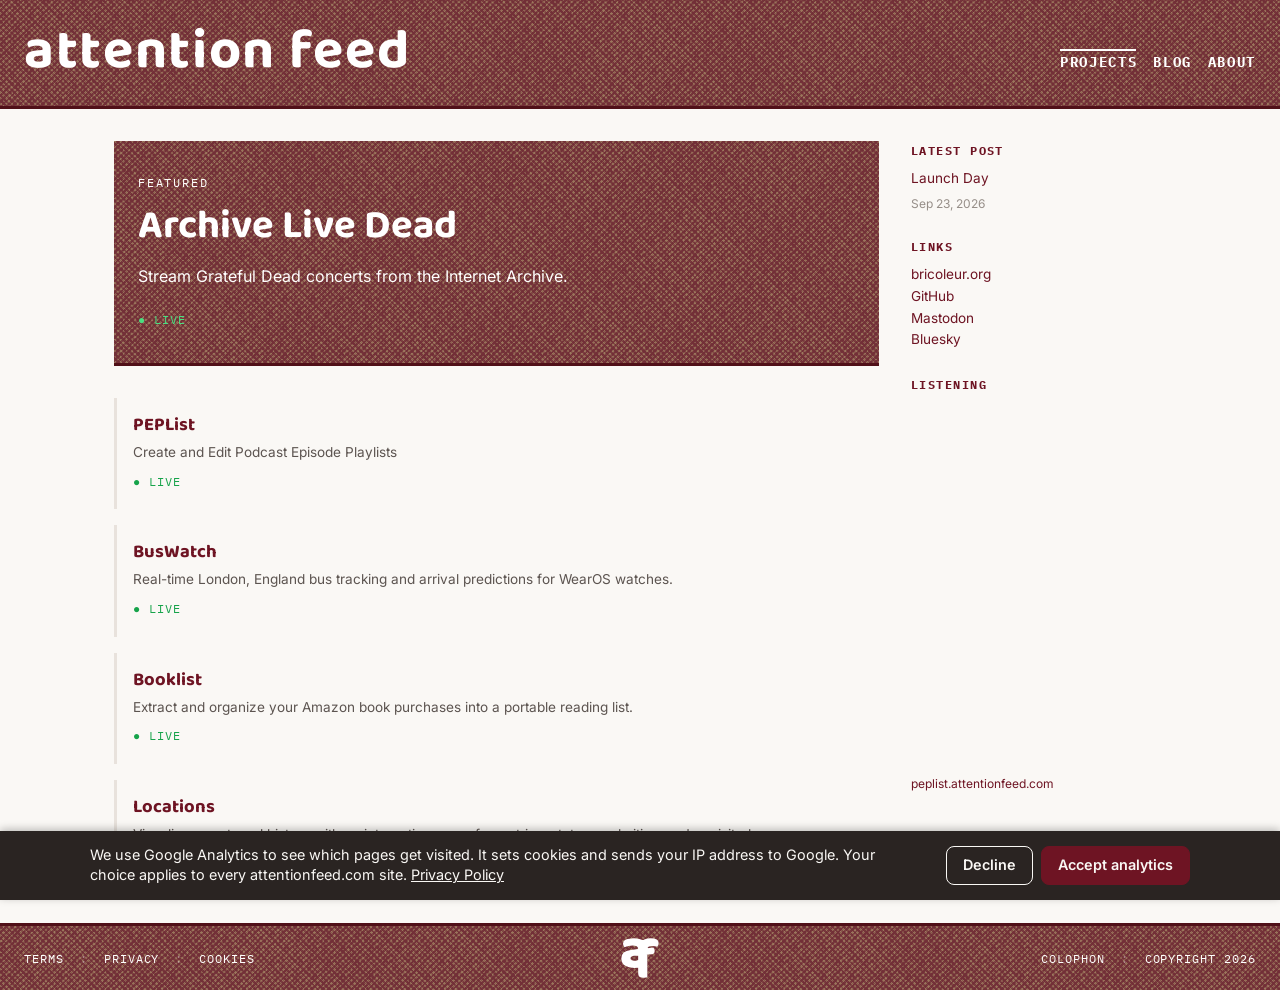
<file: index.html>
<!DOCTYPE html><html lang="en"> <head><!-- Google Analytics loads only after consent; see /shared/consent.js --><script src="/shared/consent.js" data-ga-id="G-BGDPXJFXEV" defer></script><meta charset="UTF-8"><meta name="viewport" content="width=device-width, initial-scale=1.0"><title>Projects — Attention Feed</title><script src="/shared/shared.js" defer></script><link rel="stylesheet" href="/_astro/BaseLayout.D0tBnWHr.css">
<style>.featured-project[data-astro-cid-grvnqqyp]{position:relative;overflow:hidden;border-radius:0;border-bottom:3px solid #501018;padding:var(--space-6) var(--space-5);margin-bottom:var(--space-6)}.featured-project[data-astro-cid-grvnqqyp]:before{content:"";position:absolute;top:50%;left:50%;width:300vmax;height:300vmax;background-color:var(--color-benday-bg);background-image:var(--benday-pattern);background-repeat:repeat;transform:translate(-50%,-50%) rotate(45deg);z-index:0}.featured-project[data-astro-cid-grvnqqyp]>[data-astro-cid-grvnqqyp]{position:relative;z-index:1}.featured-label[data-astro-cid-grvnqqyp]{font-family:IBM Plex Mono,monospace;font-size:var(--text-xs);text-transform:uppercase;letter-spacing:.15em;color:#fff;display:block;margin-bottom:var(--space-2)}h2[data-astro-cid-grvnqqyp]{font-size:var(--text-2xl);margin-bottom:var(--space-3);color:#fff}h2[data-astro-cid-grvnqqyp] a[data-astro-cid-grvnqqyp]{color:#fff;text-decoration:none}h2[data-astro-cid-grvnqqyp] a[data-astro-cid-grvnqqyp]:hover{text-decoration:underline;text-decoration-color:#ffffff80}.description[data-astro-cid-grvnqqyp]{color:#fff;font-size:var(--text-base);line-height:1.6;margin-bottom:var(--space-4);max-width:40em}.status[data-astro-cid-grvnqqyp]{font-family:IBM Plex Mono,monospace;font-size:var(--text-xs);text-transform:uppercase;letter-spacing:.08em}.status-live[data-astro-cid-grvnqqyp]{color:#4ade80}.status-wip[data-astro-cid-grvnqqyp]{color:#fff9}.project-card[data-astro-cid-mspuyifq]{border-left:3px solid var(--color-border);padding:var(--space-4) var(--space-4);transition:border-color .15s ease}.project-card[data-astro-cid-mspuyifq]:hover{border-left-color:var(--color-primary)}h3[data-astro-cid-mspuyifq]{margin-bottom:var(--space-1);font-size:var(--text-lg)}.description[data-astro-cid-mspuyifq]{color:var(--color-text-secondary);font-size:var(--text-sm)}.status[data-astro-cid-mspuyifq]{font-family:IBM Plex Mono,monospace;font-size:var(--text-xs);text-transform:uppercase;letter-spacing:.08em;margin-top:var(--space-2);display:inline-block}.status-live[data-astro-cid-mspuyifq]{color:var(--color-status-live)}.status-wip[data-astro-cid-mspuyifq]{color:var(--color-text-muted)}.date[data-astro-cid-atfiabnb]{font-size:var(--text-xs);color:var(--color-text-muted);margin-top:var(--space-1)}.peplist-container[data-astro-cid-beenrthn]{border:none;overflow:hidden}.peplist-container[data-astro-cid-beenrthn] iframe[data-astro-cid-beenrthn]{width:100%;height:360px;border:none;display:block}.peplist-link[data-astro-cid-beenrthn]{margin-top:var(--space-3);font-size:var(--text-xs);color:var(--color-text-muted)}.project-grid[data-astro-cid-j7pv25f6]{display:flex;flex-direction:column;gap:var(--space-4)}
</style></head> <body> <af-header base-url="/"> <a href="/" class="active" aria-current="page"> Projects </a><a href="/blog"> Blog </a><a href="/about"> About </a> </af-header>  <div class="page-layout" data-astro-cid-j7pv25f6> <main class="main-content" data-astro-cid-j7pv25f6> <div class="featured-project" data-astro-cid-grvnqqyp> <span class="featured-label" data-astro-cid-grvnqqyp>Featured</span> <h2 data-astro-cid-grvnqqyp><a href="/projects/archive-live-dead" data-astro-cid-grvnqqyp>Archive Live Dead</a></h2> <p class="description" data-astro-cid-grvnqqyp>Stream Grateful Dead concerts from the Internet Archive.</p> <span class="status status-live" data-astro-cid-grvnqqyp>● live</span>  </div> <div class="project-grid" data-astro-cid-j7pv25f6> <div class="project-card" data-astro-cid-mspuyifq> <h3 data-astro-cid-mspuyifq><a href="/projects/peplist" data-astro-cid-mspuyifq>PEPList</a></h3> <p class="description" data-astro-cid-mspuyifq>Create and Edit Podcast Episode Playlists</p> <span class="status status-live" data-astro-cid-mspuyifq>● live</span>  </div><div class="project-card" data-astro-cid-mspuyifq> <h3 data-astro-cid-mspuyifq><a href="/projects/buswatch" data-astro-cid-mspuyifq>BusWatch</a></h3> <p class="description" data-astro-cid-mspuyifq>Real-time London, England bus tracking and arrival predictions for WearOS watches.</p> <span class="status status-live" data-astro-cid-mspuyifq>● live</span>  </div><div class="project-card" data-astro-cid-mspuyifq> <h3 data-astro-cid-mspuyifq><a href="/projects/booklist" data-astro-cid-mspuyifq>Booklist</a></h3> <p class="description" data-astro-cid-mspuyifq>Extract and organize your Amazon book purchases into a portable reading list.</p> <span class="status status-live" data-astro-cid-mspuyifq>● live</span>  </div><div class="project-card" data-astro-cid-mspuyifq> <h3 data-astro-cid-mspuyifq><a href="/projects/locations" data-astro-cid-mspuyifq>Locations</a></h3> <p class="description" data-astro-cid-mspuyifq>Visualize your travel history with an interactive map of countries, states, and cities you&#39;ve visited.</p> <span class="status status-live" data-astro-cid-mspuyifq>● live</span>  </div> </div> </main> <aside class="sidebar">  <div class="sidebar-widget" data-astro-cid-atfiabnb><h4 data-astro-cid-atfiabnb>Latest Post</h4><a href="/blog/launch-day" data-astro-cid-atfiabnb>Launch Day</a><div class="date" data-astro-cid-atfiabnb>Sep 23, 2026</div></div> <div class="sidebar-widget"> <h4>Links</h4> <div><a href="https://www.bricoleur.org/" target="_blank" rel="noopener">bricoleur.org</a></div><div><a href="https://github.com/amac0" target="_blank" rel="noopener">GitHub</a></div><div><a href="https://mastodon.social/@amac" target="_blank" rel="noopener">Mastodon</a></div><div><a href="https://bsky.app/profile/amac0.bsky.social" target="_blank" rel="noopener">Bluesky</a></div> </div> <div class="sidebar-widget" data-astro-cid-beenrthn> <h4 data-astro-cid-beenrthn>Listening</h4> <div class="peplist-container" data-astro-cid-beenrthn> <iframe src="https://peplist.attentionfeed.com/embed/amac/f0384cad-5731-43cc-880c-f0704645bea4?accent=6e1423&bg=faf8f5&text=2a2422&textMuted=5c5450&border=e8e2dc&cardBg=faf8f5" title="PEPList playlist" loading="lazy" allow="autoplay; encrypted-media" data-astro-cid-beenrthn></iframe> </div> <div class="peplist-link" data-astro-cid-beenrthn> <a href="https://peplist.attentionfeed.com/p/amac/f0384cad-5731-43cc-880c-f0704645bea4" target="_blank" rel="noopener" data-astro-cid-beenrthn>
peplist.attentionfeed.com
</a> </div> </div>  </aside> </div>  <af-footer base-url="/"></af-footer> </body></html>
</file>
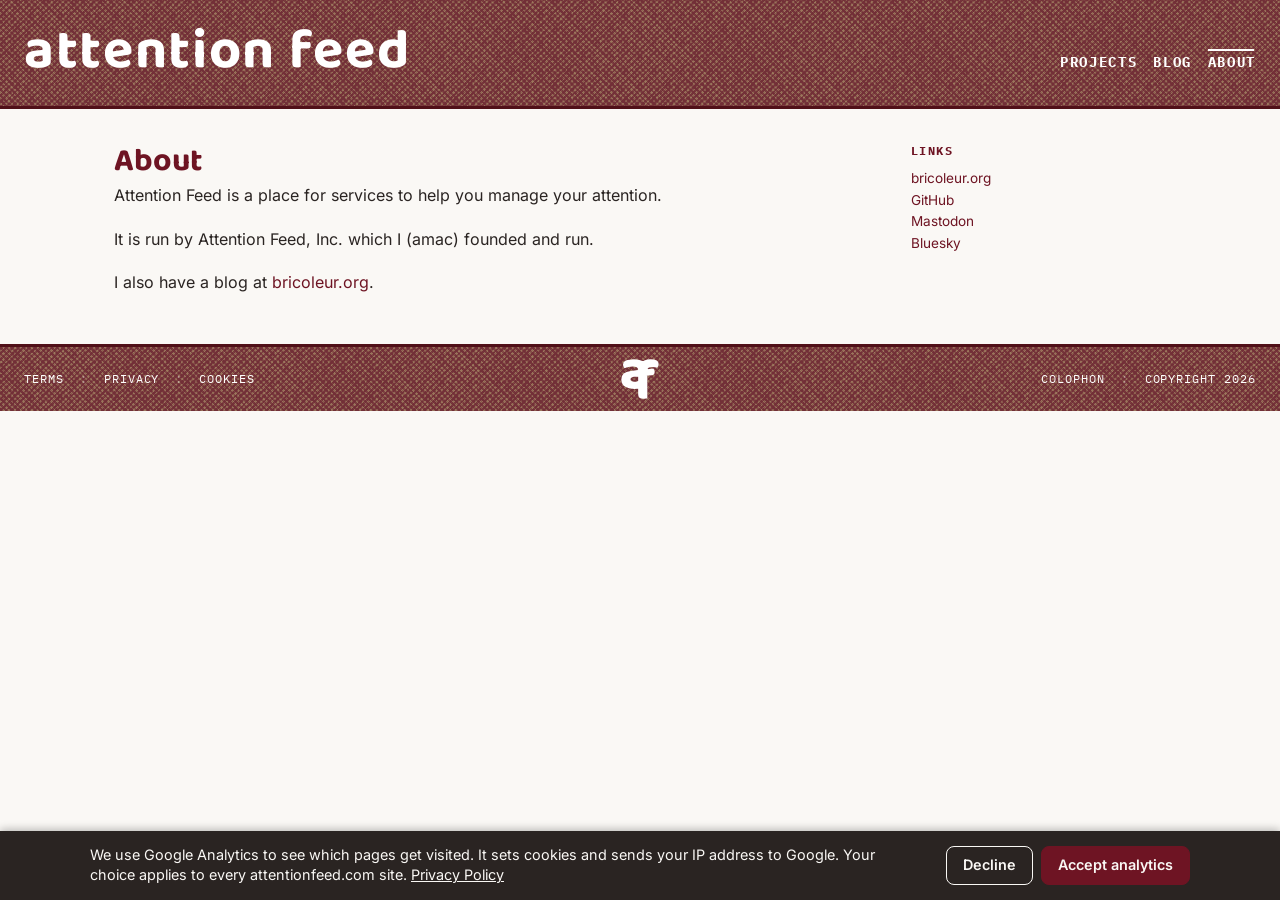
<file: about/index.html>
<!DOCTYPE html><html lang="en"> <head><!-- Google Analytics loads only after consent; see /shared/consent.js --><script src="/shared/consent.js" data-ga-id="G-BGDPXJFXEV" defer></script><meta charset="UTF-8"><meta name="viewport" content="width=device-width, initial-scale=1.0"><title>About — Attention Feed</title><script src="/shared/shared.js" defer></script><link rel="stylesheet" href="/_astro/BaseLayout.D0tBnWHr.css">
<style>p[data-astro-cid-kh7btl4r]{margin-bottom:var(--space-4);line-height:1.7}
</style></head> <body> <af-header base-url="/"> <a href="/"> Projects </a><a href="/blog"> Blog </a><a href="/about" class="active" aria-current="page"> About </a> </af-header>  <div class="page-layout" data-astro-cid-kh7btl4r> <main class="main-content" data-astro-cid-kh7btl4r> <h1 data-astro-cid-kh7btl4r>About</h1> <p data-astro-cid-kh7btl4r>
Attention Feed is a place for services to help you manage your
                attention.
</p> <p data-astro-cid-kh7btl4r>
It is run by Attention Feed, Inc. which I (amac) founded and
                run.
</p> <p data-astro-cid-kh7btl4r>
I also have a blog at <a href="https://www.bricoleur.org/" data-astro-cid-kh7btl4r>bricoleur.org</a>.
</p> </main> <aside class="sidebar">  <div class="sidebar-widget"> <h4>Links</h4> <div><a href="https://www.bricoleur.org/" target="_blank" rel="noopener">bricoleur.org</a></div><div><a href="https://github.com/amac0" target="_blank" rel="noopener">GitHub</a></div><div><a href="https://mastodon.social/@amac" target="_blank" rel="noopener">Mastodon</a></div><div><a href="https://bsky.app/profile/amac0.bsky.social" target="_blank" rel="noopener">Bluesky</a></div> </div>  </aside> </div>  <af-footer base-url="/"></af-footer> </body></html>
</file>
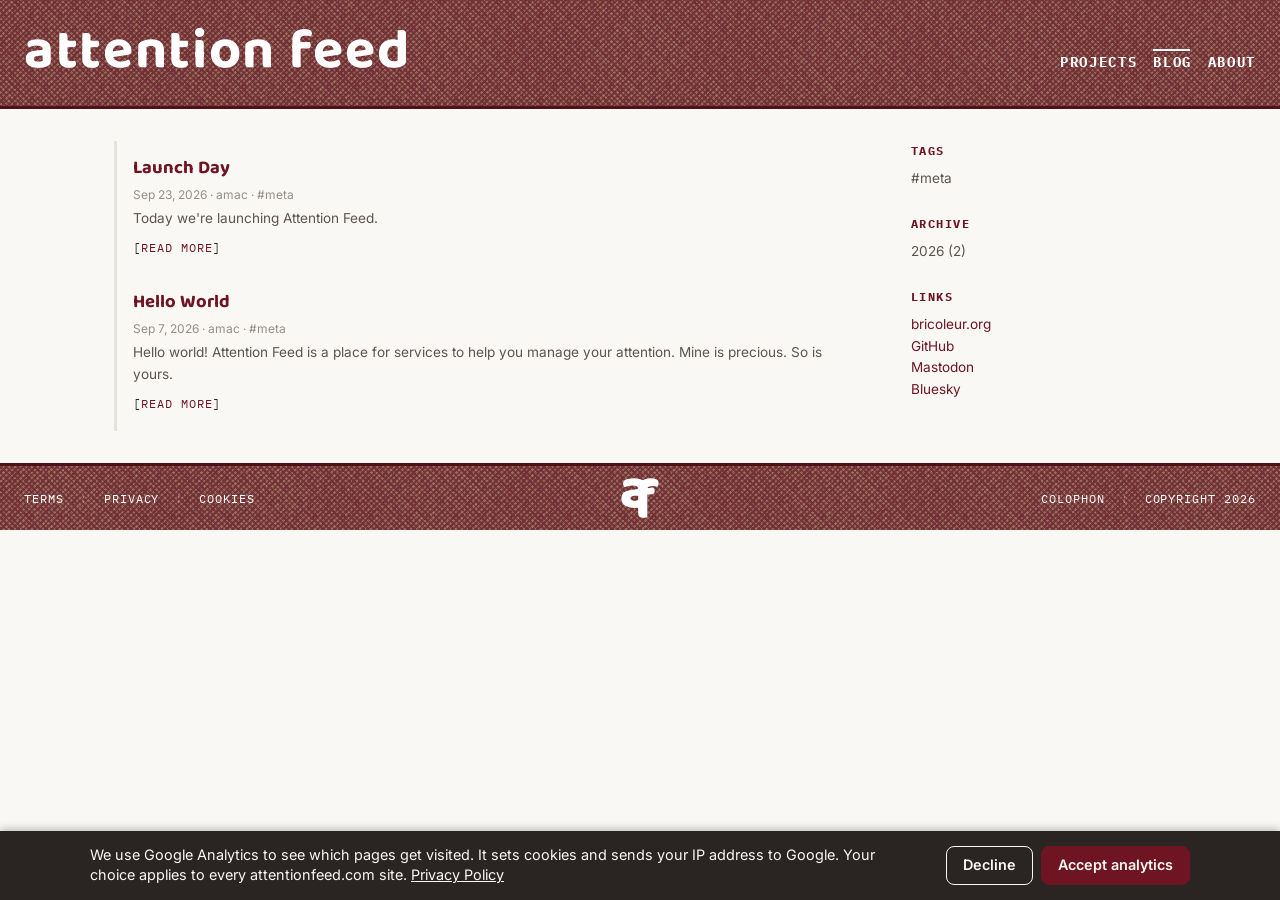
<file: blog/index.html>
<!DOCTYPE html><html lang="en"> <head><!-- Google Analytics loads only after consent; see /shared/consent.js --><script src="/shared/consent.js" data-ga-id="G-BGDPXJFXEV" defer></script><meta charset="UTF-8"><meta name="viewport" content="width=device-width, initial-scale=1.0"><title>Blog — Attention Feed</title><script src="/shared/shared.js" defer></script><link rel="stylesheet" href="/_astro/BaseLayout.D0tBnWHr.css">
<style>.post-entry[data-astro-cid-7k3jhgdu]{border-left:3px solid var(--color-border);padding:var(--space-4) var(--space-4);transition:border-color .15s ease}.post-entry[data-astro-cid-7k3jhgdu]:hover{border-left-color:var(--color-primary)}h3[data-astro-cid-7k3jhgdu]{font-size:var(--text-lg);margin-bottom:var(--space-1)}.meta[data-astro-cid-7k3jhgdu]{font-size:var(--text-xs);color:var(--color-text-muted)}.excerpt[data-astro-cid-7k3jhgdu]{font-size:var(--text-sm);color:var(--color-text-secondary);margin-top:var(--space-1)}.read-more[data-astro-cid-7k3jhgdu]{font-family:IBM Plex Mono,monospace;font-size:var(--text-xs);text-transform:uppercase;letter-spacing:.08em;margin-top:var(--space-2);display:inline-block}
.tags[data-astro-cid-ntej6je5]{display:flex;flex-wrap:wrap;gap:var(--space-2)}.tag[data-astro-cid-ntej6je5]{font-size:var(--text-sm);color:var(--color-text-secondary)}.year-entry[data-astro-cid-ouhm6cbj]{font-size:var(--text-sm);color:var(--color-text-secondary);margin-bottom:var(--space-1)}
</style></head> <body> <af-header base-url="/"> <a href="/"> Projects </a><a href="/blog" class="active" aria-current="page"> Blog </a><a href="/about"> About </a> </af-header>  <div class="page-layout"> <main class="main-content"> <article class="post-entry" data-astro-cid-7k3jhgdu> <h3 data-astro-cid-7k3jhgdu><a href="/blog/launch-day" data-astro-cid-7k3jhgdu>Launch Day</a></h3> <div class="meta" data-astro-cid-7k3jhgdu> <span class="date" data-astro-cid-7k3jhgdu>Sep 23, 2026</span> <span class="author" data-astro-cid-7k3jhgdu> · amac</span> <span class="tags" data-astro-cid-7k3jhgdu> · #meta</span> </div> <p class="excerpt" data-astro-cid-7k3jhgdu>Today we&#39;re launching Attention Feed.</p> <span class="read-more" data-astro-cid-7k3jhgdu>[<a href="/blog/launch-day" data-astro-cid-7k3jhgdu>read more</a>]</span> </article><article class="post-entry" data-astro-cid-7k3jhgdu> <h3 data-astro-cid-7k3jhgdu><a href="/blog/hello-world" data-astro-cid-7k3jhgdu>Hello World</a></h3> <div class="meta" data-astro-cid-7k3jhgdu> <span class="date" data-astro-cid-7k3jhgdu>Sep 7, 2026</span> <span class="author" data-astro-cid-7k3jhgdu> · amac</span> <span class="tags" data-astro-cid-7k3jhgdu> · #meta</span> </div> <p class="excerpt" data-astro-cid-7k3jhgdu>Hello world! Attention Feed is a place for services to help you manage your attention. Mine is precious. So is yours.</p> <span class="read-more" data-astro-cid-7k3jhgdu>[<a href="/blog/hello-world" data-astro-cid-7k3jhgdu>read more</a>]</span> </article>  </main> <aside class="sidebar">  <div class="sidebar-widget" data-astro-cid-ntej6je5><h4 data-astro-cid-ntej6je5>Tags</h4><div class="tags" data-astro-cid-ntej6je5><span class="tag" data-astro-cid-ntej6je5>#meta</span></div></div> <div class="sidebar-widget" data-astro-cid-ouhm6cbj><h4 data-astro-cid-ouhm6cbj>Archive</h4><div class="year-entry" data-astro-cid-ouhm6cbj>2026 (2)</div></div> <div class="sidebar-widget"> <h4>Links</h4> <div><a href="https://www.bricoleur.org/" target="_blank" rel="noopener">bricoleur.org</a></div><div><a href="https://github.com/amac0" target="_blank" rel="noopener">GitHub</a></div><div><a href="https://mastodon.social/@amac" target="_blank" rel="noopener">Mastodon</a></div><div><a href="https://bsky.app/profile/amac0.bsky.social" target="_blank" rel="noopener">Bluesky</a></div> </div>  </aside> </div>  <af-footer base-url="/"></af-footer> </body></html>
</file>
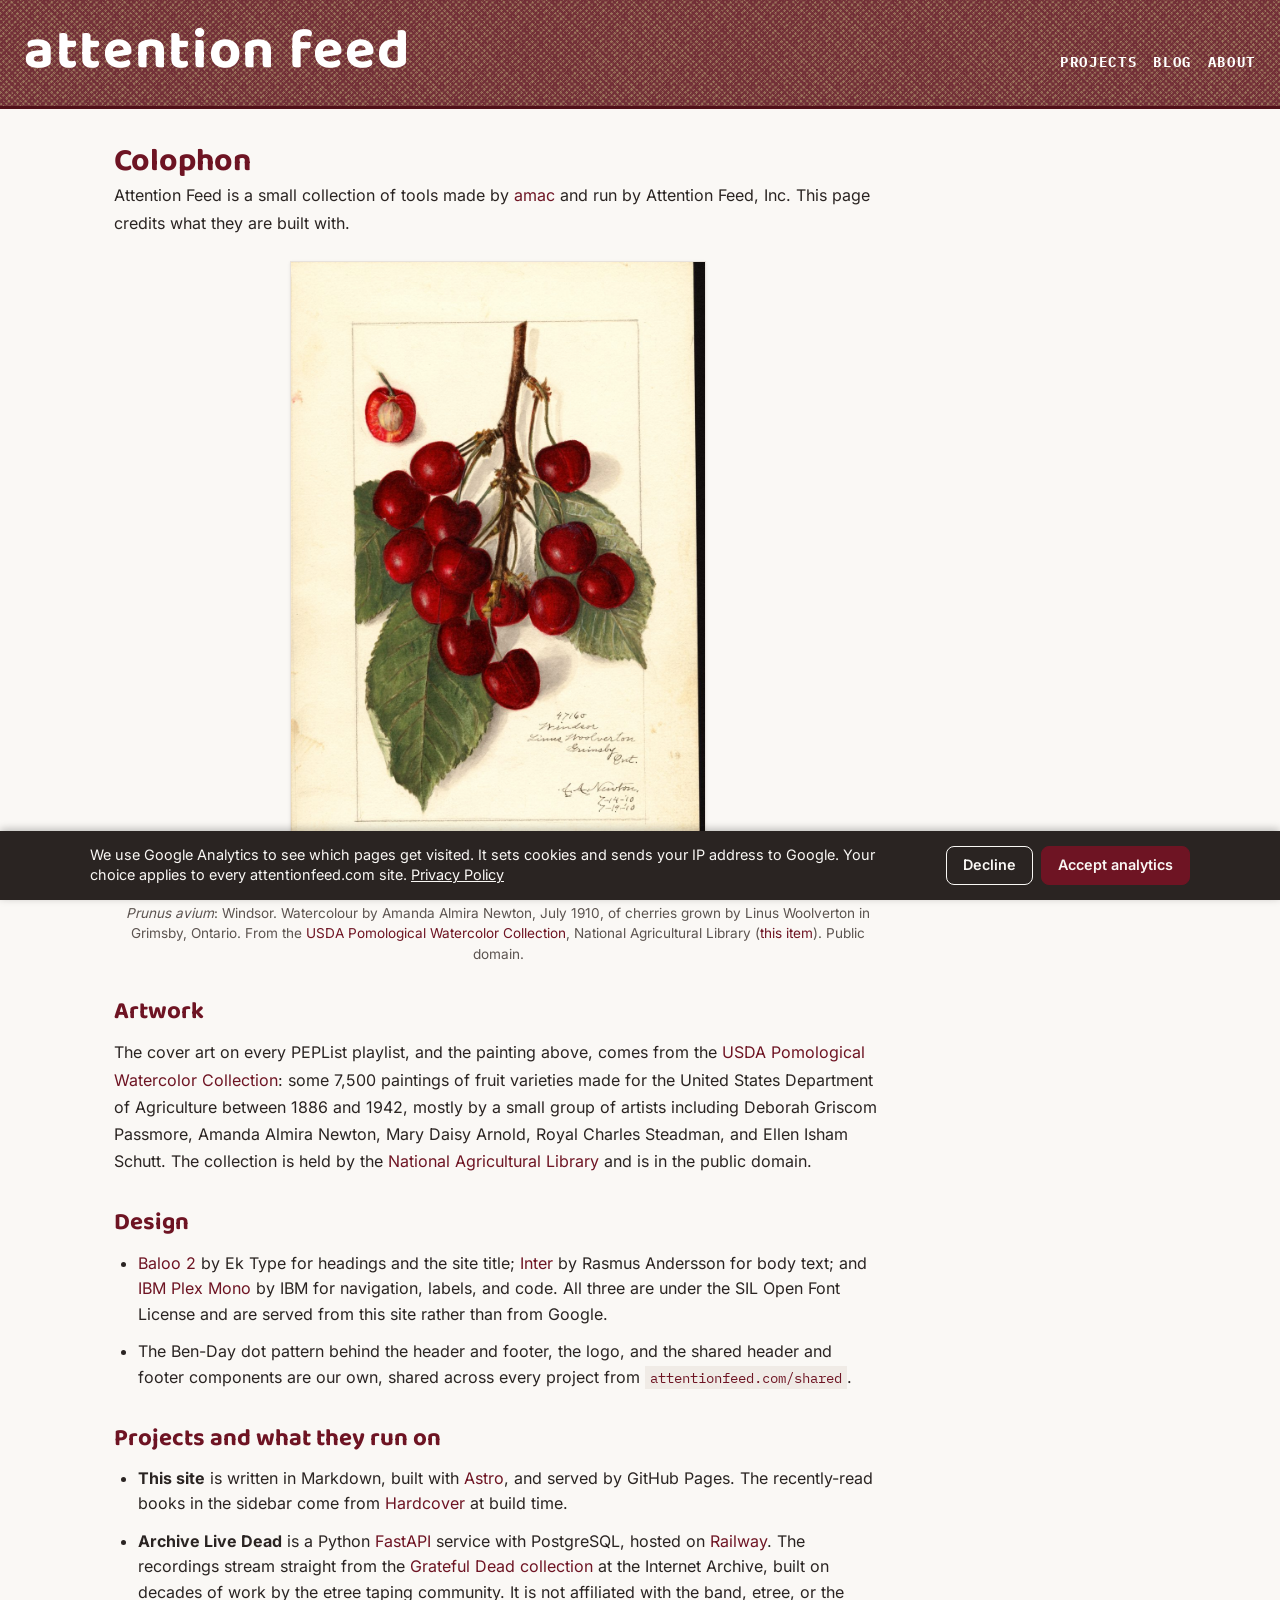
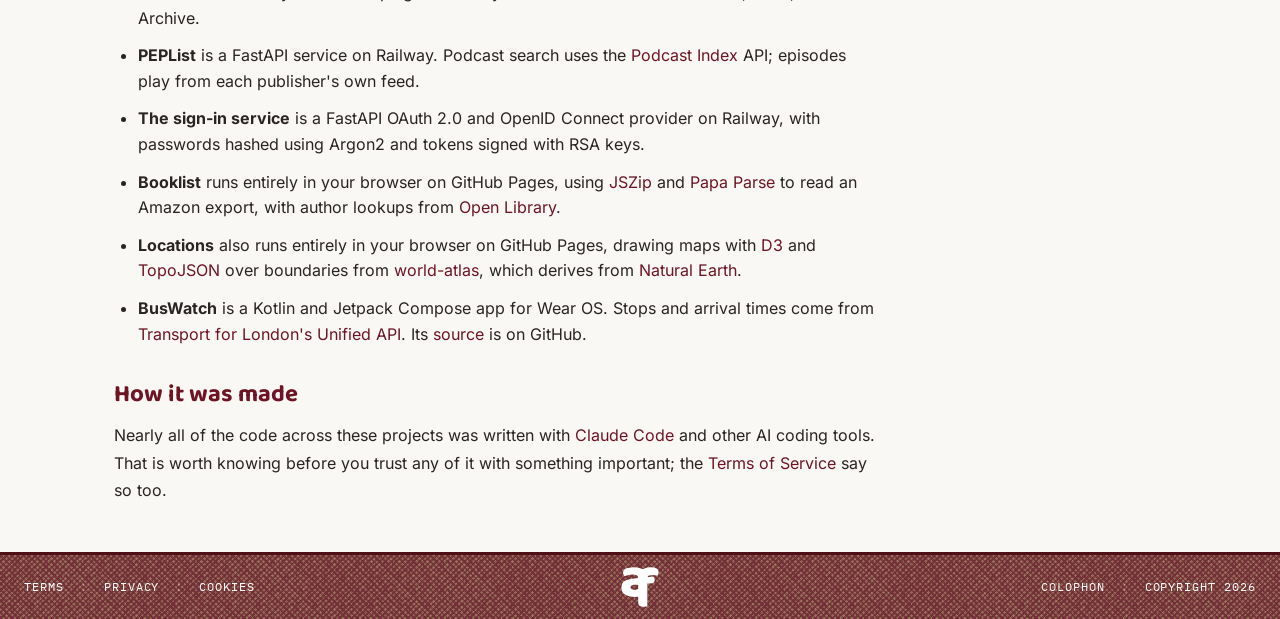
<file: colophon/index.html>
<!DOCTYPE html><html lang="en"> <head><!-- Google Analytics loads only after consent; see /shared/consent.js --><script src="/shared/consent.js" data-ga-id="G-BGDPXJFXEV" defer></script><meta charset="UTF-8"><meta name="viewport" content="width=device-width, initial-scale=1.0"><title>Colophon — Attention Feed</title><script src="/shared/shared.js" defer></script><link rel="stylesheet" href="/_astro/BaseLayout.D0tBnWHr.css">
<style>.colophon[data-astro-cid-bl3zq74b]{max-width:48rem}p[data-astro-cid-bl3zq74b]{margin-bottom:var(--space-4);line-height:1.7}h2[data-astro-cid-bl3zq74b]{margin-top:var(--space-6);margin-bottom:var(--space-3)}ul[data-astro-cid-bl3zq74b]{margin-bottom:var(--space-4);padding-left:var(--space-5)}li[data-astro-cid-bl3zq74b]{margin-bottom:var(--space-3);line-height:1.6}figure[data-astro-cid-bl3zq74b]{margin:var(--space-5) 0;text-align:center}figure[data-astro-cid-bl3zq74b] img[data-astro-cid-bl3zq74b]{max-width:min(100%,26rem);height:auto;border:1px solid var(--color-border, #e8e2dc);box-shadow:0 1px 3px #00000014}figcaption[data-astro-cid-bl3zq74b]{margin-top:var(--space-2);font-size:var(--text-sm);color:var(--color-text-secondary);line-height:1.5}code[data-astro-cid-bl3zq74b]{font-family:IBM Plex Mono,monospace;font-size:.9em}
</style></head> <body> <af-header base-url="/"> <a href="/"> Projects </a><a href="/blog"> Blog </a><a href="/about"> About </a> </af-header>  <div class="page-layout" data-astro-cid-bl3zq74b> <main class="main-content colophon" data-astro-cid-bl3zq74b> <h1 data-astro-cid-bl3zq74b>Colophon</h1> <p data-astro-cid-bl3zq74b>
Attention Feed is a small collection of tools made by
<a href="/about" data-astro-cid-bl3zq74b>amac</a> and run by Attention Feed, Inc. This page
                credits what they are built with.
</p> <figure data-astro-cid-bl3zq74b> <img src="/images/colophon-windsor-cherry.jpg" alt="Watercolour of a branch of Windsor cherries with dark red fruit, green leaves, and one cherry cut in half" width="994" height="1500" loading="lazy" data-astro-cid-bl3zq74b> <figcaption data-astro-cid-bl3zq74b> <em data-astro-cid-bl3zq74b>Prunus avium</em>: Windsor. Watercolour by Amanda Almira
                    Newton, July 1910, of cherries grown by Linus Woolverton in
                    Grimsby, Ontario. From the
<a href="https://search.nal.usda.gov/discovery/collectionDiscovery?vid=01NAL_INST:MAIN&collectionId=81279629860007426" data-astro-cid-bl3zq74b>USDA Pomological Watercolor Collection</a>, National Agricultural Library (<a href="https://search.nal.usda.gov/discovery/delivery/01NAL_INST:MAIN/12287302220007426" data-astro-cid-bl3zq74b>this item</a>). Public domain.
</figcaption> </figure> <h2 data-astro-cid-bl3zq74b>Artwork</h2> <p data-astro-cid-bl3zq74b>
The cover art on every PEPList playlist, and the painting above,
                comes from the
<a href="https://search.nal.usda.gov/discovery/collectionDiscovery?vid=01NAL_INST:MAIN&collectionId=81279629860007426" data-astro-cid-bl3zq74b>USDA Pomological Watercolor Collection</a>: some 7,500 paintings of fruit varieties made for the United
                States Department of Agriculture between 1886 and 1942, mostly
                by a small group of artists including Deborah Griscom Passmore,
                Amanda Almira Newton, Mary Daisy Arnold, Royal Charles Steadman,
                and Ellen Isham Schutt. The collection is held by the
<a href="https://archivesspace.nal.usda.gov/repositories/4/resources/651" data-astro-cid-bl3zq74b>National Agricultural Library</a> and is in the public domain.
</p> <h2 data-astro-cid-bl3zq74b>Design</h2> <ul data-astro-cid-bl3zq74b> <li data-astro-cid-bl3zq74b> <a href="https://fonts.google.com/specimen/Baloo+2" data-astro-cid-bl3zq74b>Baloo 2</a> by Ek Type for headings and the site title;
<a href="https://rsms.me/inter/" data-astro-cid-bl3zq74b>Inter</a> by Rasmus Andersson
                    for body text; and
<a href="https://github.com/IBM/plex" data-astro-cid-bl3zq74b>IBM Plex Mono</a> by IBM
                    for navigation, labels, and code. All three are under the SIL
                    Open Font License and are served from this site rather than from
                    Google.
</li> <li data-astro-cid-bl3zq74b>
The Ben-Day dot pattern behind the header and footer, the
                    logo, and the shared header and footer components are our
                    own, shared across every project from
<code data-astro-cid-bl3zq74b>attentionfeed.com/shared</code>.
</li> </ul> <h2 data-astro-cid-bl3zq74b>Projects and what they run on</h2> <ul data-astro-cid-bl3zq74b> <li data-astro-cid-bl3zq74b> <strong data-astro-cid-bl3zq74b>This site</strong> is written in Markdown, built with
<a href="https://astro.build/" data-astro-cid-bl3zq74b>Astro</a>, and served by
                    GitHub Pages. The recently-read books in the sidebar come
                    from
<a href="https://hardcover.app/" data-astro-cid-bl3zq74b>Hardcover</a> at build time.
</li> <li data-astro-cid-bl3zq74b> <strong data-astro-cid-bl3zq74b>Archive Live Dead</strong> is a Python
<a href="https://fastapi.tiangolo.com/" data-astro-cid-bl3zq74b>FastAPI</a> service with
                    PostgreSQL, hosted on <a href="https://railway.com/" data-astro-cid-bl3zq74b>Railway</a>. The recordings stream straight from the
<a href="https://archive.org/details/GratefulDead" data-astro-cid-bl3zq74b>Grateful Dead collection</a> at the Internet Archive, built on decades of work by the etree
                    taping community. It is not affiliated with the band, etree, or
                    the Archive.
</li> <li data-astro-cid-bl3zq74b> <strong data-astro-cid-bl3zq74b>PEPList</strong> is a FastAPI service on Railway. Podcast
                    search uses the <a href="https://podcastindex.org/" data-astro-cid-bl3zq74b>Podcast Index</a>
API; episodes play from each publisher's own feed.
</li> <li data-astro-cid-bl3zq74b> <strong data-astro-cid-bl3zq74b>The sign-in service</strong> is a FastAPI OAuth 2.0 and
                    OpenID Connect provider on Railway, with passwords hashed using
                    Argon2 and tokens signed with RSA keys.
</li> <li data-astro-cid-bl3zq74b> <strong data-astro-cid-bl3zq74b>Booklist</strong> runs entirely in your browser on GitHub
                    Pages, using <a href="https://stuk.github.io/jszip/" data-astro-cid-bl3zq74b>JSZip</a> and
<a href="https://www.papaparse.com/" data-astro-cid-bl3zq74b>Papa Parse</a> to read an
                    Amazon export, with author lookups from
<a href="https://openlibrary.org/" data-astro-cid-bl3zq74b>Open Library</a>.
</li> <li data-astro-cid-bl3zq74b> <strong data-astro-cid-bl3zq74b>Locations</strong> also runs entirely in your browser
                    on GitHub Pages, drawing maps with <a href="https://d3js.org/" data-astro-cid-bl3zq74b>D3</a>
and <a href="https://github.com/topojson/topojson" data-astro-cid-bl3zq74b>TopoJSON</a> over boundaries from
<a href="https://github.com/topojson/world-atlas" data-astro-cid-bl3zq74b>world-atlas</a>, which derives from
<a href="https://www.naturalearthdata.com/" data-astro-cid-bl3zq74b>Natural Earth</a>.
</li> <li data-astro-cid-bl3zq74b> <strong data-astro-cid-bl3zq74b>BusWatch</strong> is a Kotlin and Jetpack Compose app
                    for Wear OS. Stops and arrival times come from
<a href="https://tfl.gov.uk/info-for/open-data-users/" data-astro-cid-bl3zq74b>Transport for London's Unified API</a>. Its
<a href="https://github.com/amac0/BusWatch" data-astro-cid-bl3zq74b>source</a> is on GitHub.
</li> </ul> <h2 data-astro-cid-bl3zq74b>How it was made</h2> <p data-astro-cid-bl3zq74b>
Nearly all of the code across these projects was written with
<a href="https://claude.com/claude-code" data-astro-cid-bl3zq74b>Claude Code</a> and other
                AI coding tools. That is worth knowing before you trust any of it
                with something important; the
<a href="/terms/" data-astro-cid-bl3zq74b>Terms of Service</a> say so too.
</p> </main> </div>  <af-footer base-url="/"></af-footer> </body></html>
</file>
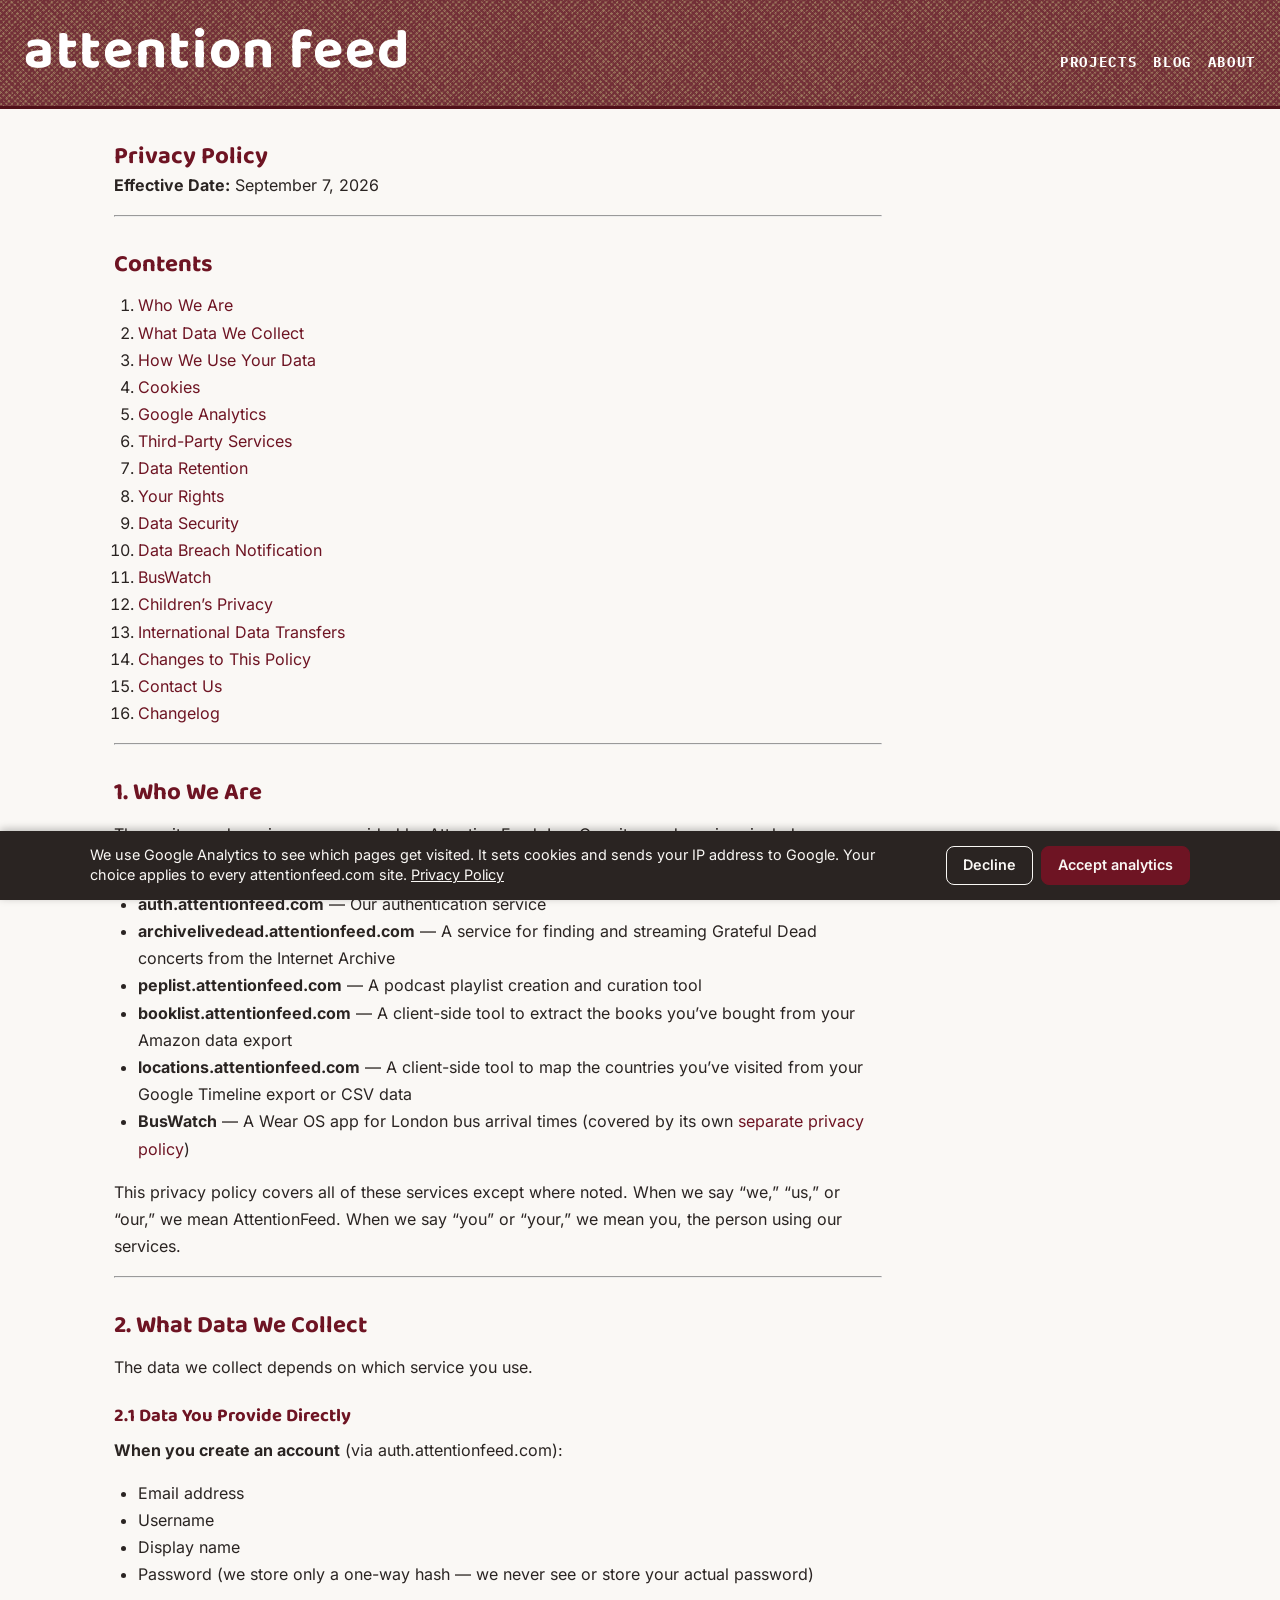
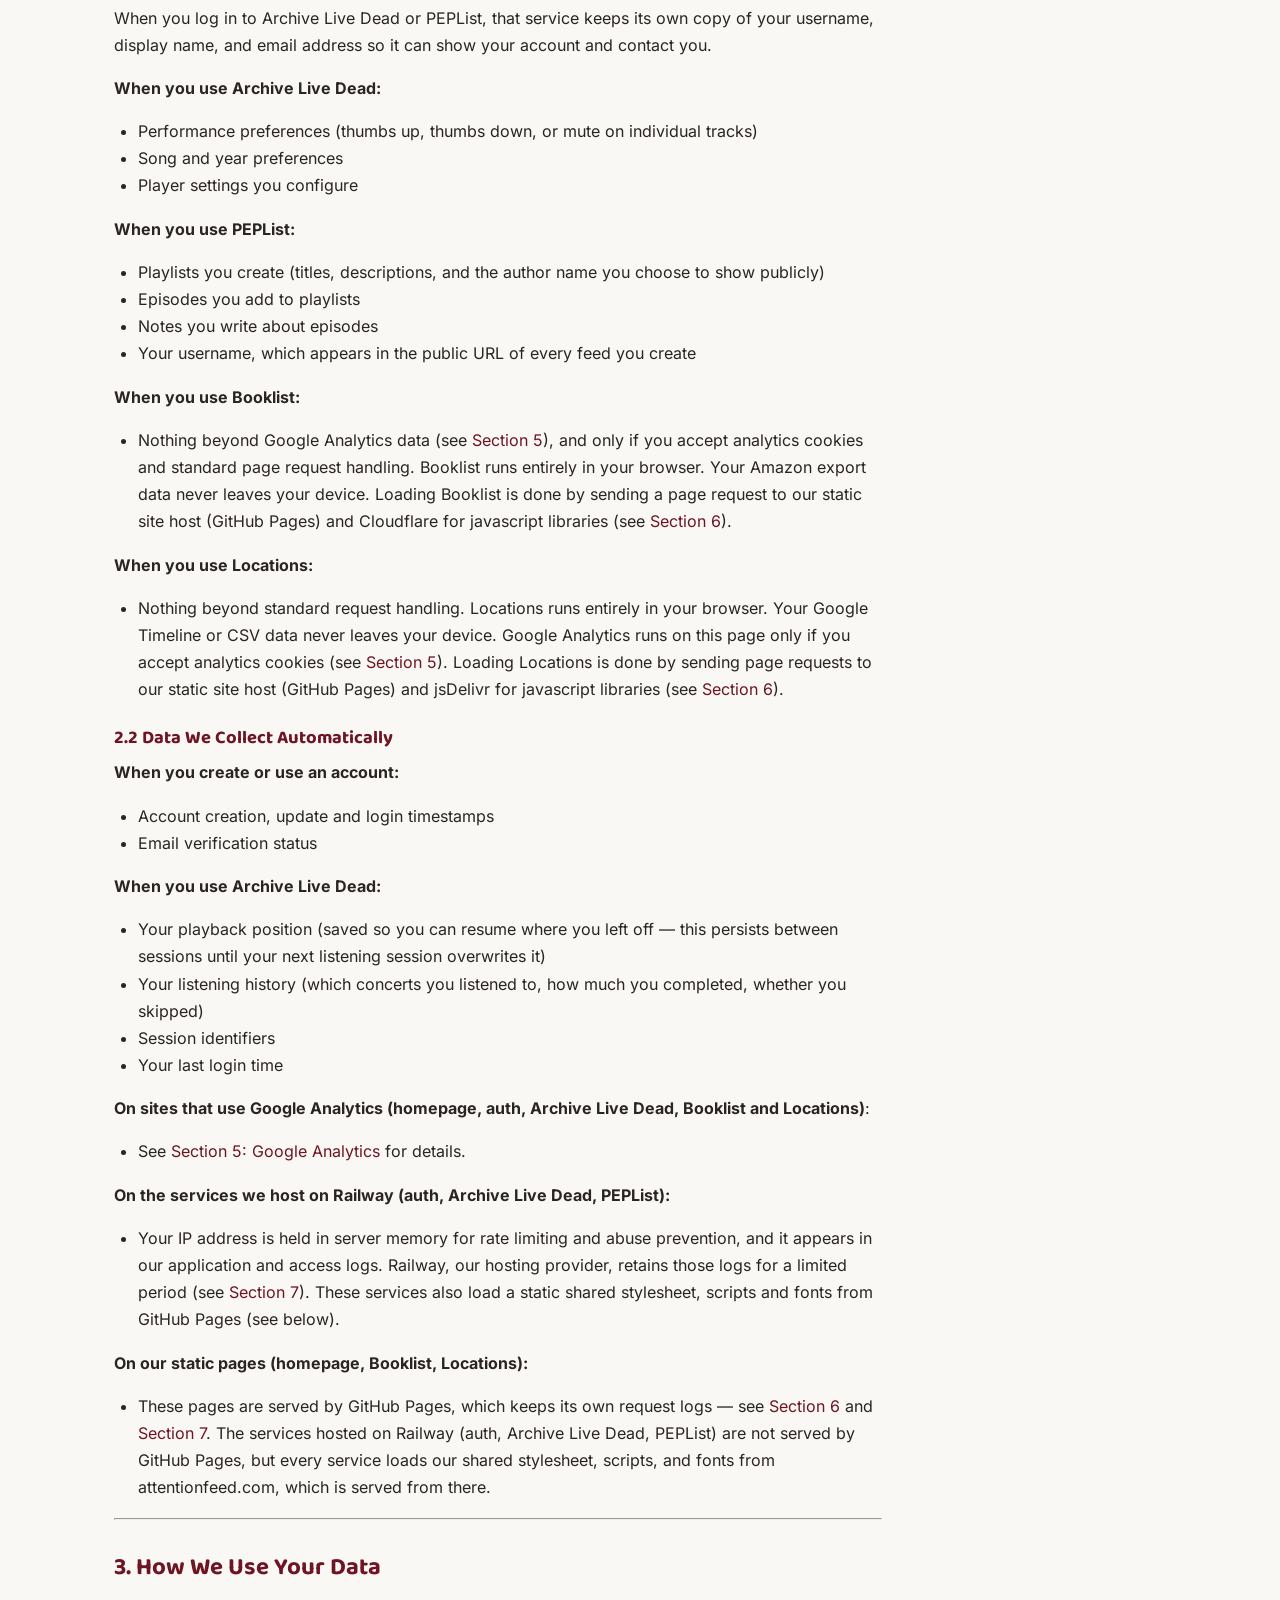
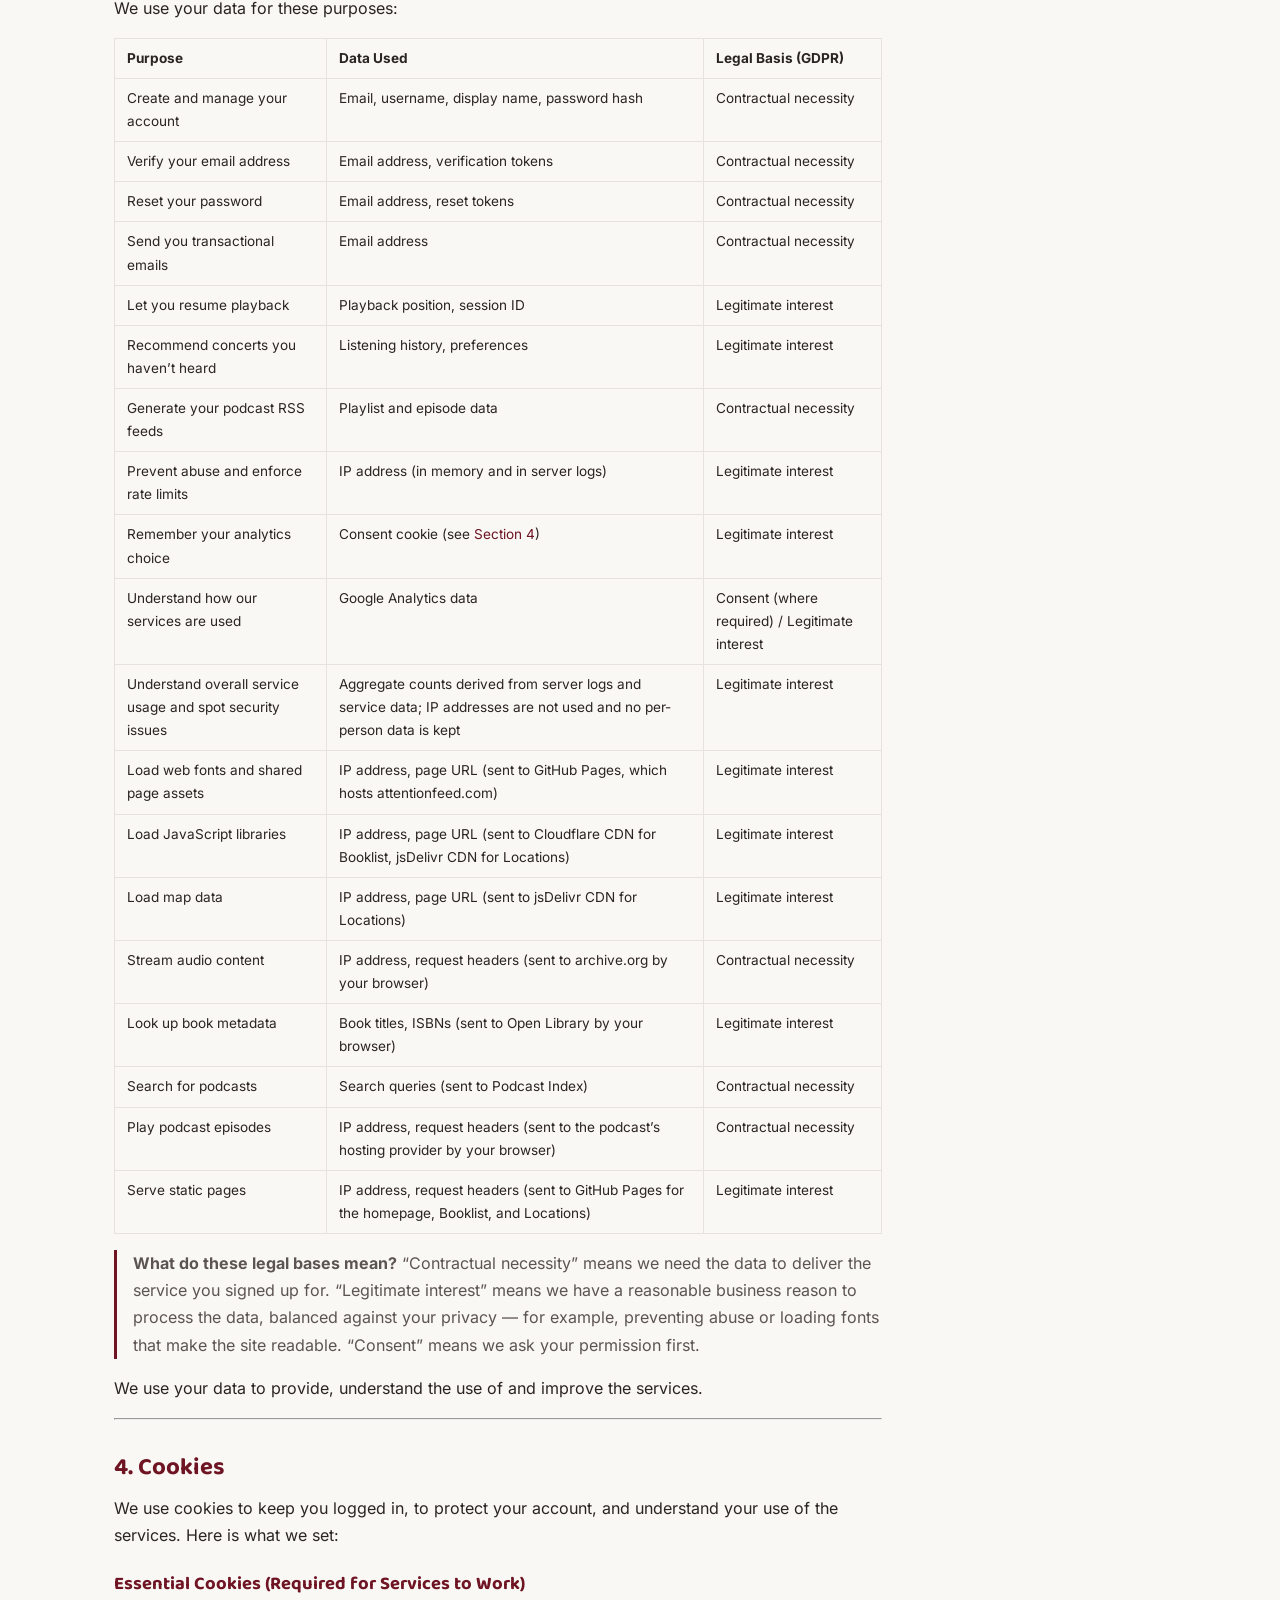
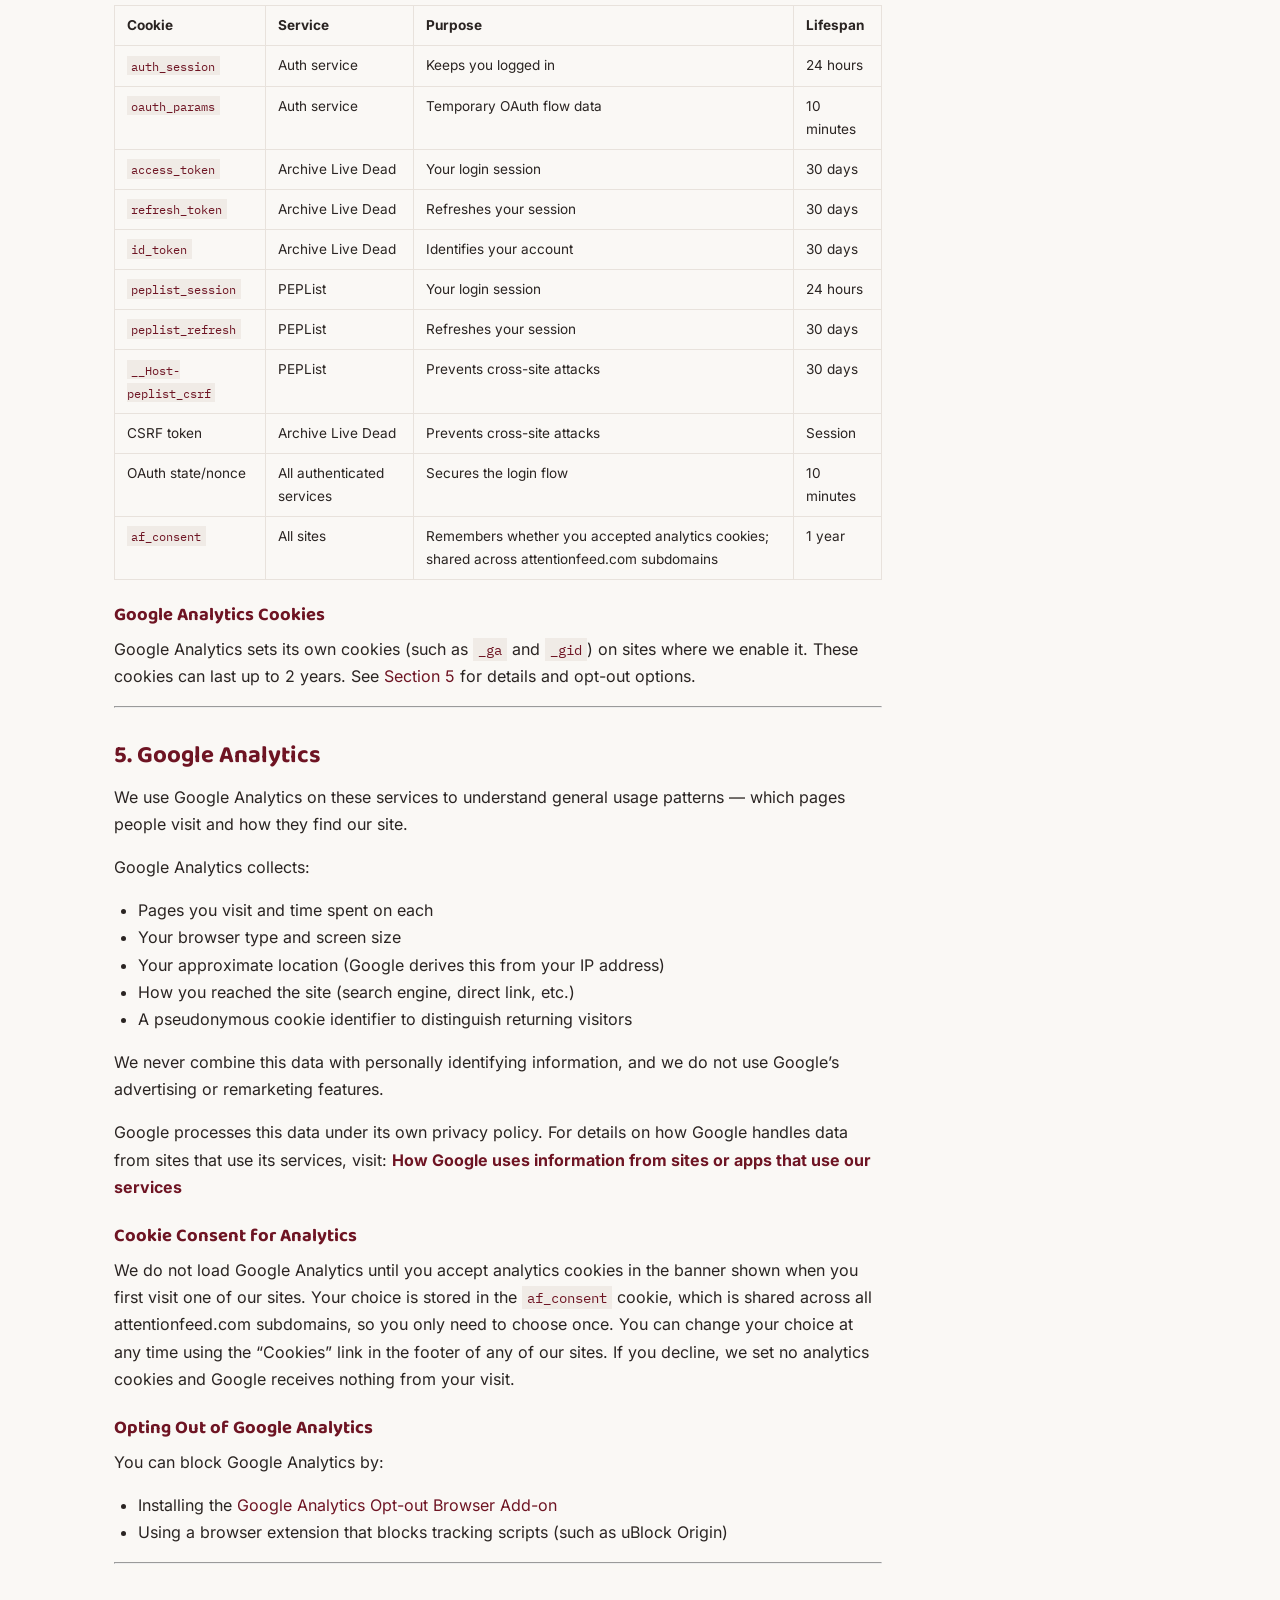
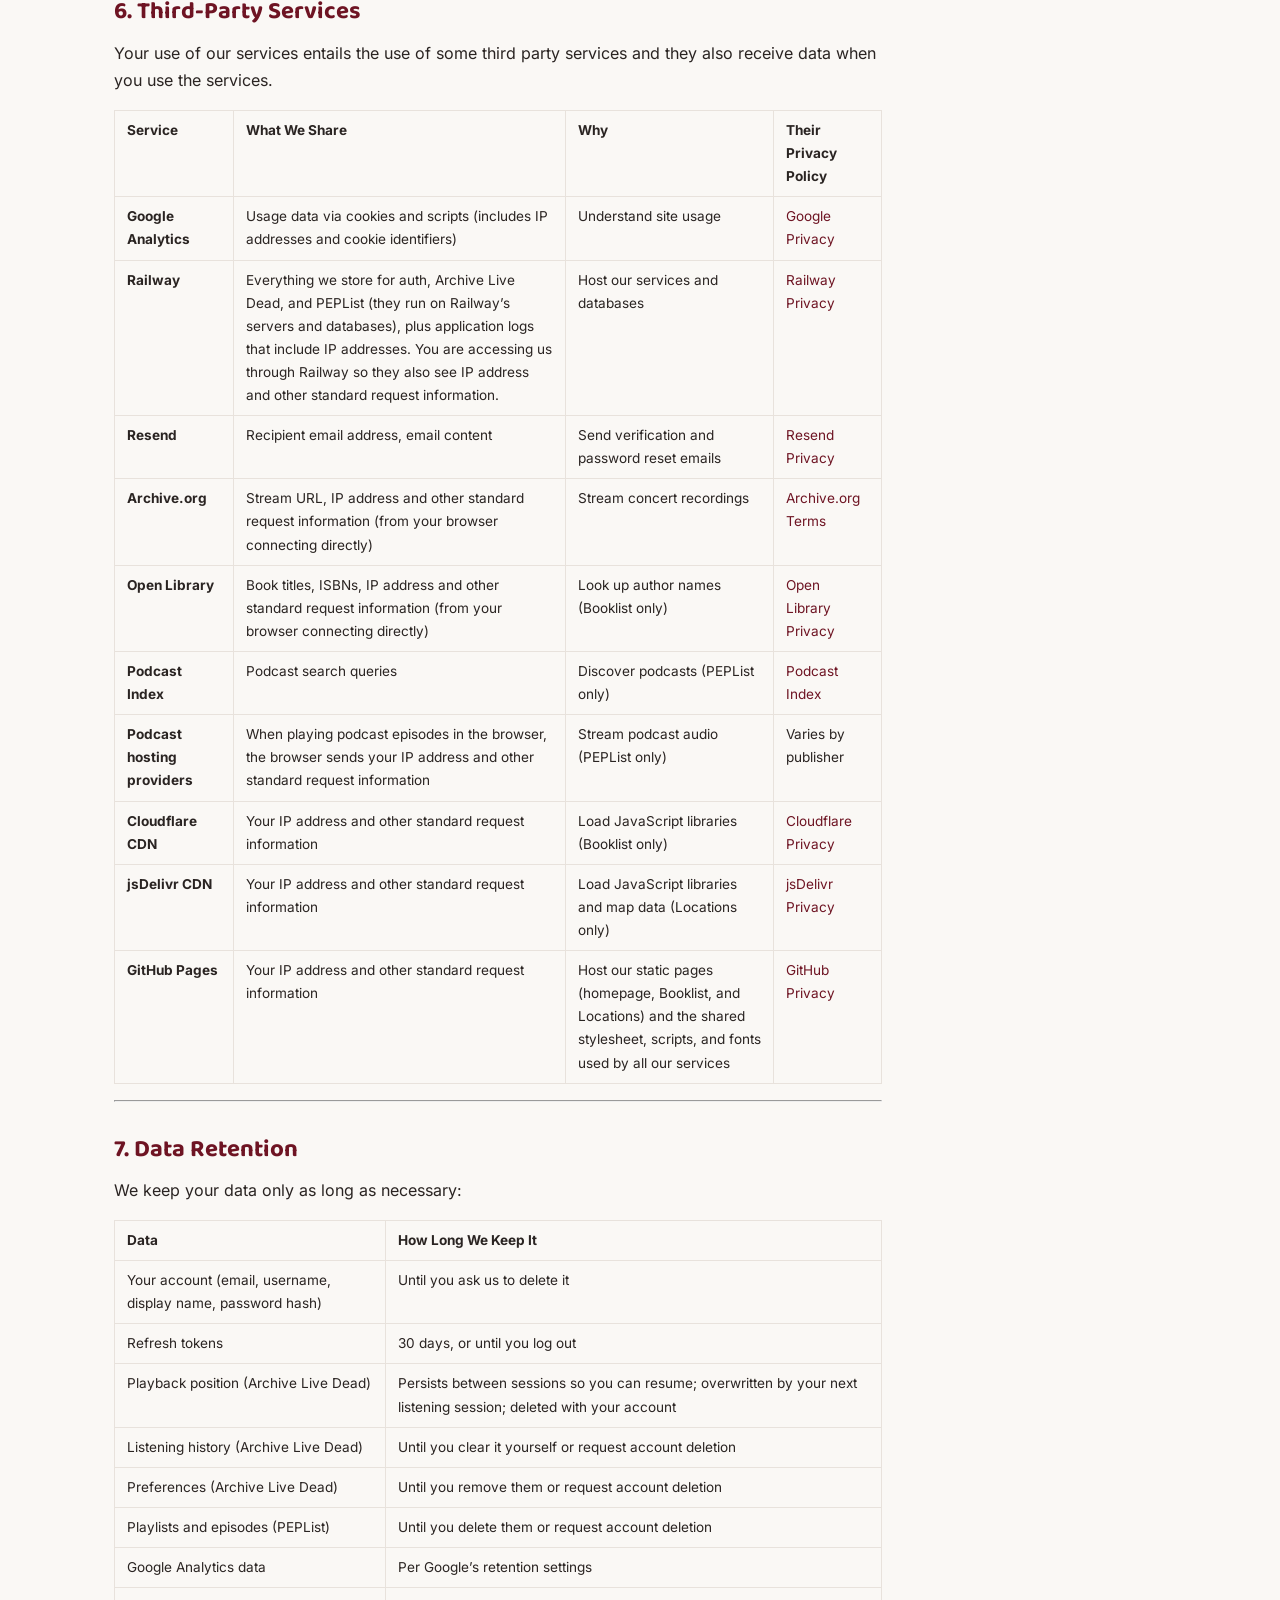
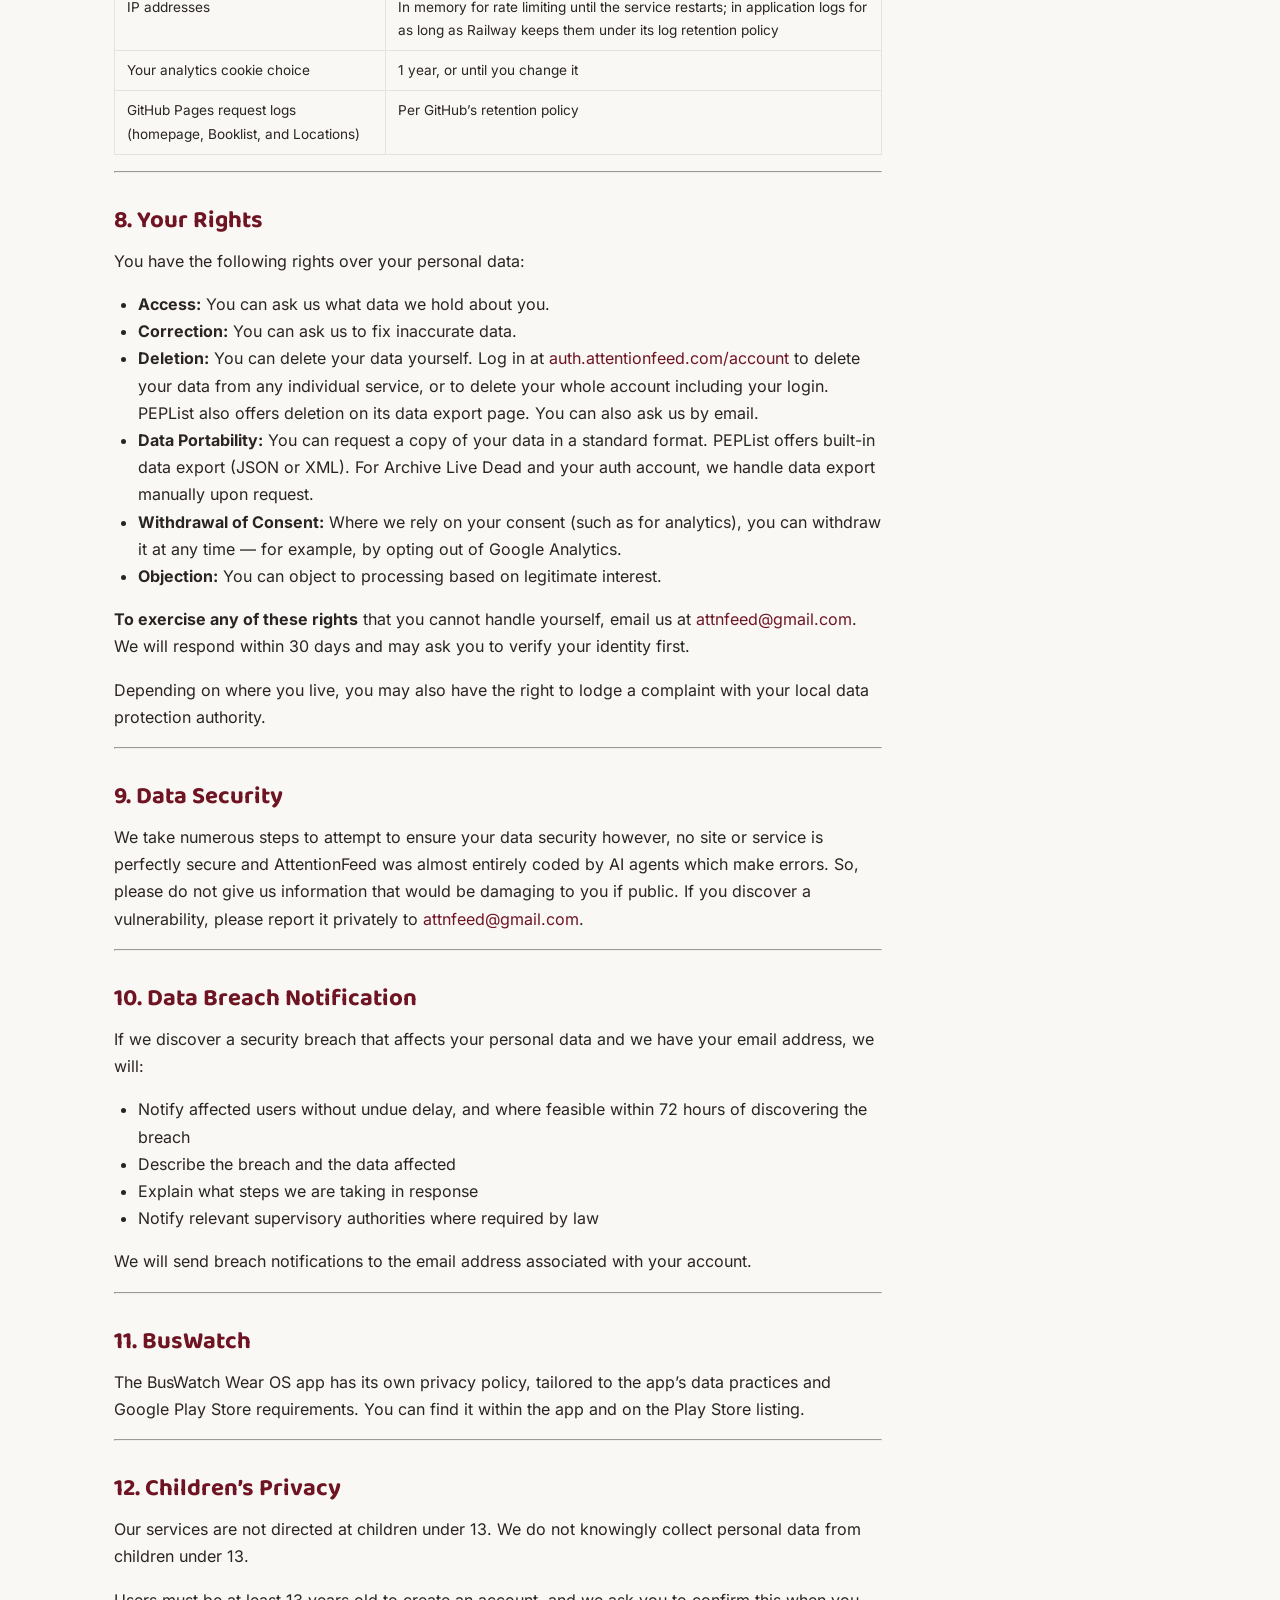
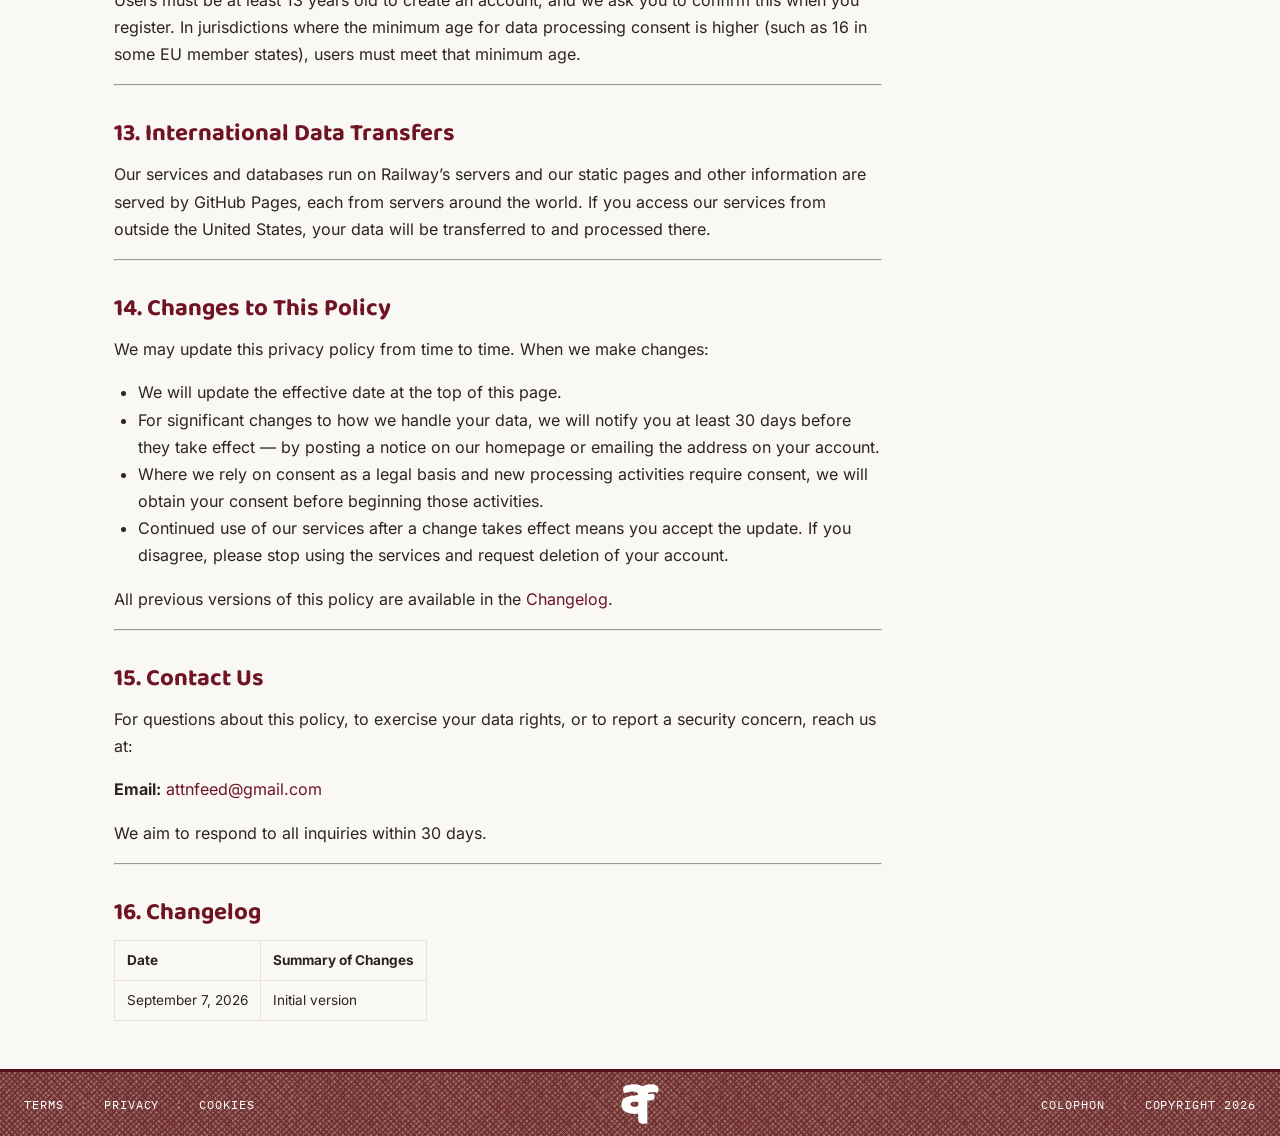
<file: privacy/index.html>
<!DOCTYPE html><html lang="en"> <head><!-- Google Analytics loads only after consent; see /shared/consent.js --><script src="/shared/consent.js" data-ga-id="G-BGDPXJFXEV" defer></script><meta charset="UTF-8"><meta name="viewport" content="width=device-width, initial-scale=1.0"><title>Privacy Policy — Attention Feed</title><script src="/shared/shared.js" defer></script><link rel="stylesheet" href="/_astro/BaseLayout.D0tBnWHr.css">
<style>.legal[data-astro-cid-hu4z7iyi]{max-width:48rem}.prose[data-astro-cid-hu4z7iyi]{line-height:1.7}.prose[data-astro-cid-hu4z7iyi] h2{margin-top:var(--space-6);margin-bottom:var(--space-3)}.prose[data-astro-cid-hu4z7iyi] h3{margin-top:var(--space-5);margin-bottom:var(--space-2)}.prose[data-astro-cid-hu4z7iyi] p{margin-bottom:var(--space-4)}.prose[data-astro-cid-hu4z7iyi] ul,.prose[data-astro-cid-hu4z7iyi] ol{margin-bottom:var(--space-4);padding-left:var(--space-5)}.prose[data-astro-cid-hu4z7iyi] table{display:block;overflow-x:auto;border-collapse:collapse;margin-bottom:var(--space-4);font-size:var(--text-sm)}.prose[data-astro-cid-hu4z7iyi] th,.prose[data-astro-cid-hu4z7iyi] td{border:1px solid var(--color-border, #e8e2dc);padding:var(--space-2) var(--space-3);text-align:left;vertical-align:top}.prose[data-astro-cid-hu4z7iyi] blockquote{border-left:3px solid var(--color-primary);padding-left:var(--space-4);color:var(--color-text-secondary);margin-bottom:var(--space-4)}
</style></head> <body> <af-header base-url="/"> <a href="/"> Projects </a><a href="/blog"> Blog </a><a href="/about"> About </a> </af-header>  <div class="page-layout" data-astro-cid-hu4z7iyi> <main class="main-content legal" data-astro-cid-hu4z7iyi> <article data-astro-cid-hu4z7iyi> <h1 data-astro-cid-hu4z7iyi>Privacy Policy</h1> <div class="prose" data-astro-cid-hu4z7iyi> <p><strong>Effective Date:</strong> September 7, 2026</p>
<hr>
<h2 id="contents">Contents</h2>
<ol>
<li><a href="#1-who-we-are">Who We Are</a></li>
<li><a href="#2-what-data-we-collect">What Data We Collect</a></li>
<li><a href="#3-how-we-use-your-data">How We Use Your Data</a></li>
<li><a href="#4-cookies">Cookies</a></li>
<li><a href="#5-google-analytics">Google Analytics</a></li>
<li><a href="#6-third-party-services">Third-Party Services</a></li>
<li><a href="#7-data-retention">Data Retention</a></li>
<li><a href="#8-your-rights">Your Rights</a></li>
<li><a href="#9-data-security">Data Security</a></li>
<li><a href="#10-data-breach-notification">Data Breach Notification</a></li>
<li><a href="#11-buswatch">BusWatch</a></li>
<li><a href="#12-childrens-privacy">Children’s Privacy</a></li>
<li><a href="#13-international-data-transfers">International Data Transfers</a></li>
<li><a href="#14-changes-to-this-policy">Changes to This Policy</a></li>
<li><a href="#15-contact-us">Contact Us</a></li>
<li><a href="#16-changelog">Changelog</a></li>
</ol>
<hr>
<h2 id="1-who-we-are">1. Who We Are</h2>
<p>These sites and services are provided by Attention Feed, Inc. Our sites and services include:</p>
<ul>
<li><strong>attentionfeed.com</strong> — Our homepage and blog</li>
<li><strong>auth.attentionfeed.com</strong> — Our authentication service</li>
<li><strong>archivelivedead.attentionfeed.com</strong> — A service for finding and streaming Grateful Dead concerts from the Internet Archive</li>
<li><strong>peplist.attentionfeed.com</strong> — A podcast playlist creation and curation tool</li>
<li><strong>booklist.attentionfeed.com</strong> — A client-side tool to extract the books you’ve bought from your Amazon data export</li>
<li><strong>locations.attentionfeed.com</strong> — A client-side tool to map the countries you’ve visited from your Google Timeline export or CSV data</li>
<li><strong>BusWatch</strong> — A Wear OS app for London bus arrival times (covered by its own
<a href="#11-buswatch">separate privacy policy</a>)</li>
</ul>
<p>This privacy policy covers all of these services except where noted. When we say “we,”
“us,” or “our,” we mean AttentionFeed. When we say “you” or “your,” we mean you, the
person using our services.</p>
<hr>
<h2 id="2-what-data-we-collect">2. What Data We Collect</h2>
<p>The data we collect depends on which service you use.</p>
<h3 id="21-data-you-provide-directly">2.1 Data You Provide Directly</h3>
<p><strong>When you create an account</strong> (via auth.attentionfeed.com):</p>
<ul>
<li>Email address</li>
<li>Username</li>
<li>Display name</li>
<li>Password (we store only a one-way hash — we never see or store your actual password)</li>
</ul>
<p>When you log in to Archive Live Dead or PEPList, that service keeps its own copy of
your username, display name, and email address so it can show your account and
contact you.</p>
<p><strong>When you use Archive Live Dead:</strong></p>
<ul>
<li>Performance preferences (thumbs up, thumbs down, or mute on individual tracks)</li>
<li>Song and year preferences</li>
<li>Player settings you configure</li>
</ul>
<p><strong>When you use PEPList:</strong></p>
<ul>
<li>Playlists you create (titles, descriptions, and the author name you choose to show
publicly)</li>
<li>Episodes you add to playlists</li>
<li>Notes you write about episodes</li>
<li>Your username, which appears in the public URL of every feed you create</li>
</ul>
<p><strong>When you use Booklist:</strong></p>
<ul>
<li>Nothing beyond Google Analytics data (see <a href="#5-google-analytics">Section 5</a>), and only if you accept analytics cookies and standard page request handling.
Booklist runs entirely in your browser. Your Amazon export data never leaves your
device. Loading Booklist is done by sending a page request to our static site host (GitHub Pages) and Cloudflare for javascript libraries (see
<a href="#6-third-party-services">Section 6</a>).</li>
</ul>
<p><strong>When you use Locations:</strong></p>
<ul>
<li>Nothing beyond standard request handling. Locations runs entirely in your browser. Your Google Timeline or CSV data
never leaves your device. Google Analytics runs on this page only if you accept analytics cookies (see <a href="#5-google-analytics">Section 5</a>). Loading Locations is done by sending page requests to our static site host (GitHub Pages) and jsDelivr for javascript libraries (see
<a href="#6-third-party-services">Section 6</a>).</li>
</ul>
<h3 id="22-data-we-collect-automatically">2.2 Data We Collect Automatically</h3>
<p><strong>When you create or use an account:</strong></p>
<ul>
<li>Account creation, update and login timestamps</li>
<li>Email verification status</li>
</ul>
<p><strong>When you use Archive Live Dead:</strong></p>
<ul>
<li>Your playback position (saved so you can resume where you left off — this persists
between sessions until your next listening session overwrites it)</li>
<li>Your listening history (which concerts you listened to, how much you completed,
whether you skipped)</li>
<li>Session identifiers</li>
<li>Your last login time</li>
</ul>
<p><strong>On sites that use Google Analytics (homepage, auth, Archive Live Dead, Booklist and Locations)</strong>:</p>
<ul>
<li>See <a href="#5-google-analytics">Section 5: Google Analytics</a> for details.</li>
</ul>
<p><strong>On the services we host on Railway (auth, Archive Live Dead, PEPList):</strong></p>
<ul>
<li>Your IP address is held in server memory for rate limiting and abuse prevention,
and it appears in our application and access logs. Railway, our hosting provider,
retains those logs for a limited period (see <a href="#7-data-retention">Section 7</a>). These services also load a static shared stylesheet, scripts and fonts from GitHub Pages (see below).</li>
</ul>
<p><strong>On our static pages (homepage, Booklist, Locations):</strong></p>
<ul>
<li>These pages are served by GitHub Pages, which keeps its own request logs — see
<a href="#6-third-party-services">Section 6</a> and <a href="#7-data-retention">Section 7</a>. The
services hosted on Railway (auth, Archive Live Dead, PEPList) are not served by
GitHub Pages, but every service loads our shared stylesheet, scripts, and fonts
from attentionfeed.com, which is served from there.</li>
</ul>
<hr>
<h2 id="3-how-we-use-your-data">3. How We Use Your Data</h2>
<p>We use your data for these purposes:</p>









































































































<table><thead><tr><th>Purpose</th><th>Data Used</th><th>Legal Basis (GDPR)</th></tr></thead><tbody><tr><td>Create and manage your account</td><td>Email, username, display name, password hash</td><td>Contractual necessity</td></tr><tr><td>Verify your email address</td><td>Email address, verification tokens</td><td>Contractual necessity</td></tr><tr><td>Reset your password</td><td>Email address, reset tokens</td><td>Contractual necessity</td></tr><tr><td>Send you transactional emails</td><td>Email address</td><td>Contractual necessity</td></tr><tr><td>Let you resume playback</td><td>Playback position, session ID</td><td>Legitimate interest</td></tr><tr><td>Recommend concerts you haven’t heard</td><td>Listening history, preferences</td><td>Legitimate interest</td></tr><tr><td>Generate your podcast RSS feeds</td><td>Playlist and episode data</td><td>Contractual necessity</td></tr><tr><td>Prevent abuse and enforce rate limits</td><td>IP address (in memory and in server logs)</td><td>Legitimate interest</td></tr><tr><td>Remember your analytics choice</td><td>Consent cookie (see <a href="#4-cookies">Section 4</a>)</td><td>Legitimate interest</td></tr><tr><td>Understand how our services are used</td><td>Google Analytics data</td><td>Consent (where required) / Legitimate interest</td></tr><tr><td>Understand overall service usage and spot security issues</td><td>Aggregate counts derived from server logs and service data; IP addresses are not used and no per-person data is kept</td><td>Legitimate interest</td></tr><tr><td>Load web fonts and shared page assets</td><td>IP address, page URL (sent to GitHub Pages, which hosts attentionfeed.com)</td><td>Legitimate interest</td></tr><tr><td>Load JavaScript libraries</td><td>IP address, page URL (sent to Cloudflare CDN for Booklist, jsDelivr CDN for Locations)</td><td>Legitimate interest</td></tr><tr><td>Load map data</td><td>IP address, page URL (sent to jsDelivr CDN for Locations)</td><td>Legitimate interest</td></tr><tr><td>Stream audio content</td><td>IP address, request headers (sent to archive.org by your browser)</td><td>Contractual necessity</td></tr><tr><td>Look up book metadata</td><td>Book titles, ISBNs (sent to Open Library by your browser)</td><td>Legitimate interest</td></tr><tr><td>Search for podcasts</td><td>Search queries (sent to Podcast Index)</td><td>Contractual necessity</td></tr><tr><td>Play podcast episodes</td><td>IP address, request headers (sent to the podcast’s hosting provider by your browser)</td><td>Contractual necessity</td></tr><tr><td>Serve static pages</td><td>IP address, request headers (sent to GitHub Pages for the homepage, Booklist, and Locations)</td><td>Legitimate interest</td></tr></tbody></table>
<blockquote>
<p><strong>What do these legal bases mean?</strong> “Contractual necessity” means we need the data to
deliver the service you signed up for. “Legitimate interest” means we have a reasonable
business reason to process the data, balanced against your privacy — for example,
preventing abuse or loading fonts that make the site readable. “Consent” means we ask
your permission first.</p>
</blockquote>
<p>We use your data to provide, understand the use of and improve the services.</p>
<hr>
<h2 id="4-cookies">4. Cookies</h2>
<p>We use cookies to keep you logged in, to protect your account, and understand your use of the services. Here is what we set:</p>
<h3 id="essential-cookies-required-for-services-to-work">Essential Cookies (Required for Services to Work)</h3>













































































<table><thead><tr><th>Cookie</th><th>Service</th><th>Purpose</th><th>Lifespan</th></tr></thead><tbody><tr><td><code>auth_session</code></td><td>Auth service</td><td>Keeps you logged in</td><td>24 hours</td></tr><tr><td><code>oauth_params</code></td><td>Auth service</td><td>Temporary OAuth flow data</td><td>10 minutes</td></tr><tr><td><code>access_token</code></td><td>Archive Live Dead</td><td>Your login session</td><td>30 days</td></tr><tr><td><code>refresh_token</code></td><td>Archive Live Dead</td><td>Refreshes your session</td><td>30 days</td></tr><tr><td><code>id_token</code></td><td>Archive Live Dead</td><td>Identifies your account</td><td>30 days</td></tr><tr><td><code>peplist_session</code></td><td>PEPList</td><td>Your login session</td><td>24 hours</td></tr><tr><td><code>peplist_refresh</code></td><td>PEPList</td><td>Refreshes your session</td><td>30 days</td></tr><tr><td><code>__Host-peplist_csrf</code></td><td>PEPList</td><td>Prevents cross-site attacks</td><td>30 days</td></tr><tr><td>CSRF token</td><td>Archive Live Dead</td><td>Prevents cross-site attacks</td><td>Session</td></tr><tr><td>OAuth state/nonce</td><td>All authenticated services</td><td>Secures the login flow</td><td>10 minutes</td></tr><tr><td><code>af_consent</code></td><td>All sites</td><td>Remembers whether you accepted analytics cookies; shared across attentionfeed.com subdomains</td><td>1 year</td></tr></tbody></table>
<h3 id="google-analytics-cookies">Google Analytics Cookies</h3>
<p>Google Analytics sets its own cookies (such as <code>_ga</code> and <code>_gid</code>) on sites where we
enable it. These cookies can last up to 2 years. See <a href="#5-google-analytics">Section 5</a>
for details and opt-out options.</p>
<hr>
<h2 id="5-google-analytics">5. Google Analytics</h2>
<p>We use Google Analytics on these services to understand general usage
patterns — which pages people visit and how they find our site.</p>
<p>Google Analytics collects:</p>
<ul>
<li>Pages you visit and time spent on each</li>
<li>Your browser type and screen size</li>
<li>Your approximate location (Google derives this from your IP address)</li>
<li>How you reached the site (search engine, direct link, etc.)</li>
<li>A pseudonymous cookie identifier to distinguish returning visitors</li>
</ul>
<p>We never combine this data with personally identifying information,
and we do not use Google’s advertising or remarketing features.</p>
<p>Google processes this data under its own privacy policy. For details on how Google
handles data from sites that use its services, visit:
<strong><a href="https://www.google.com/policies/privacy/partners/">How Google uses information from sites or apps that use our services</a></strong></p>
<h3 id="cookie-consent-for-analytics">Cookie Consent for Analytics</h3>
<p>We do not load Google Analytics until you accept analytics cookies in the banner
shown when you first visit one of our sites. Your choice is stored in the
<code>af_consent</code> cookie, which is shared across all attentionfeed.com subdomains, so you
only need to choose once. You can change your choice at any time using the “Cookies”
link in the footer of any of our sites. If you decline, we set no analytics
cookies and Google receives nothing from your visit.</p>
<h3 id="opting-out-of-google-analytics">Opting Out of Google Analytics</h3>
<p>You can block Google Analytics by:</p>
<ul>
<li>Installing the <a href="https://tools.google.com/dlpage/gaoptout">Google Analytics Opt-out Browser Add-on</a></li>
<li>Using a browser extension that blocks tracking scripts (such as uBlock Origin)</li>
</ul>
<hr>
<h2 id="6-third-party-services">6. Third-Party Services</h2>
<p>Your use of our services entails the use of some third party services and they also receive data when you use the services.</p>







































































<table><thead><tr><th>Service</th><th>What We Share</th><th>Why</th><th>Their Privacy Policy</th></tr></thead><tbody><tr><td><strong>Google Analytics</strong></td><td>Usage data via cookies and scripts (includes IP addresses and cookie identifiers)</td><td>Understand site usage</td><td><a href="https://policies.google.com/privacy">Google Privacy</a></td></tr><tr><td><strong>Railway</strong></td><td>Everything we store for auth, Archive Live Dead, and PEPList (they run on Railway’s servers and databases), plus application logs that include IP addresses. You are accessing us through Railway so they also see IP address and other standard request information.</td><td>Host our services and databases</td><td><a href="https://railway.com/legal/privacy">Railway Privacy</a></td></tr><tr><td><strong>Resend</strong></td><td>Recipient email address, email content</td><td>Send verification and password reset emails</td><td><a href="https://resend.com/legal/privacy-policy">Resend Privacy</a></td></tr><tr><td><strong>Archive.org</strong></td><td>Stream URL, IP address and other standard request information (from your browser connecting directly)</td><td>Stream concert recordings</td><td><a href="https://archive.org/about/terms.php">Archive.org Terms</a></td></tr><tr><td><strong>Open Library</strong></td><td>Book titles, ISBNs, IP address and other standard request information (from your browser connecting directly)</td><td>Look up author names (Booklist only)</td><td><a href="https://openlibrary.org/privacy">Open Library Privacy</a></td></tr><tr><td><strong>Podcast Index</strong></td><td>Podcast search queries</td><td>Discover podcasts (PEPList only)</td><td><a href="https://podcastindex.org/">Podcast Index</a></td></tr><tr><td><strong>Podcast hosting providers</strong></td><td>When playing podcast episodes in the browser, the browser sends your IP address and other standard request information</td><td>Stream podcast audio (PEPList only)</td><td>Varies by publisher</td></tr><tr><td><strong>Cloudflare CDN</strong></td><td>Your IP address and other standard request information</td><td>Load JavaScript libraries (Booklist only)</td><td><a href="https://www.cloudflare.com/privacypolicy/">Cloudflare Privacy</a></td></tr><tr><td><strong>jsDelivr CDN</strong></td><td>Your IP address and other standard request information</td><td>Load JavaScript libraries and map data (Locations only)</td><td><a href="https://www.jsdelivr.com/terms/privacy-policy-jsdelivr-net">jsDelivr Privacy</a></td></tr><tr><td><strong>GitHub Pages</strong></td><td>Your IP address and other standard request information</td><td>Host our static pages (homepage, Booklist, and Locations) and the shared stylesheet, scripts, and fonts used by all our services</td><td><a href="https://docs.github.com/en/site-policy/privacy-policies/github-general-privacy-statement">GitHub Privacy</a></td></tr></tbody></table>
<hr>
<h2 id="7-data-retention">7. Data Retention</h2>
<p>We keep your data only as long as necessary:</p>

















































<table><thead><tr><th>Data</th><th>How Long We Keep It</th></tr></thead><tbody><tr><td>Your account (email, username, display name, password hash)</td><td>Until you ask us to delete it</td></tr><tr><td>Refresh tokens</td><td>30 days, or until you log out</td></tr><tr><td>Playback position (Archive Live Dead)</td><td>Persists between sessions so you can resume; overwritten by your next listening session; deleted with your account</td></tr><tr><td>Listening history (Archive Live Dead)</td><td>Until you clear it yourself or request account deletion</td></tr><tr><td>Preferences (Archive Live Dead)</td><td>Until you remove them or request account deletion</td></tr><tr><td>Playlists and episodes (PEPList)</td><td>Until you delete them or request account deletion</td></tr><tr><td>Google Analytics data</td><td>Per Google’s retention settings</td></tr><tr><td>IP addresses</td><td>In memory for rate limiting until the service restarts; in application logs for as long as Railway keeps them under its log retention policy</td></tr><tr><td>Your analytics cookie choice</td><td>1 year, or until you change it</td></tr><tr><td>GitHub Pages request logs (homepage, Booklist, and Locations)</td><td>Per GitHub’s retention policy</td></tr></tbody></table>
<hr>
<h2 id="8-your-rights">8. Your Rights</h2>
<p>You have the following rights over your personal data:</p>
<ul>
<li><strong>Access:</strong> You can ask us what data we hold about you.</li>
<li><strong>Correction:</strong> You can ask us to fix inaccurate data.</li>
<li><strong>Deletion:</strong> You can delete your data yourself. Log in at
<a href="https://auth.attentionfeed.com/account">auth.attentionfeed.com/account</a> to delete
your data from any individual service, or to delete your whole account including
your login. PEPList also offers deletion on its data export page. You can also ask
us by email.</li>
<li><strong>Data Portability:</strong> You can request a copy of your data in a standard format.
PEPList offers built-in data export (JSON or XML). For Archive Live Dead and your
auth account, we handle data export manually upon request.</li>
<li><strong>Withdrawal of Consent:</strong> Where we rely on your consent (such as for analytics),
you can withdraw it at any time — for example, by opting out of Google Analytics.</li>
<li><strong>Objection:</strong> You can object to processing based on legitimate interest.</li>
</ul>
<p><strong>To exercise any of these rights</strong> that you cannot handle yourself, email us at
<a href="mailto:attnfeed@gmail.com">attnfeed@gmail.com</a>. We will respond within 30 days and may ask you to verify your
identity first.</p>
<p>Depending on where you live, you may also have the right to lodge a complaint with your local data protection authority.</p>
<hr>
<h2 id="9-data-security">9. Data Security</h2>
<p>We take numerous steps to attempt to ensure your data security however, no site or service is perfectly secure and AttentionFeed was almost entirely coded by AI agents which make errors. So, please do not give us information that would be damaging to you if public. If you discover a vulnerability, please report it privately to <a href="mailto:attnfeed@gmail.com">attnfeed@gmail.com</a>.</p>
<hr>
<h2 id="10-data-breach-notification">10. Data Breach Notification</h2>
<p>If we discover a security breach that affects your personal data and we have your email address, we will:</p>
<ul>
<li>Notify affected users without undue delay, and where feasible within 72 hours of
discovering the breach</li>
<li>Describe the breach and the data affected</li>
<li>Explain what steps we are taking in response</li>
<li>Notify relevant supervisory authorities where required by law</li>
</ul>
<p>We will send breach notifications to the email address associated with your account.</p>
<hr>
<h2 id="11-buswatch">11. BusWatch</h2>
<p>The BusWatch Wear OS app has its own privacy policy, tailored to the app’s data
practices and Google Play Store requirements. You can find it within the app and on
the Play Store listing.</p>
<hr>
<h2 id="12-childrens-privacy">12. Children’s Privacy</h2>
<p>Our services are not directed at children under 13. We do not knowingly collect personal
data from children under 13.</p>
<p>Users must be at least 13 years old to create an account, and we ask you to confirm
this when you register. In jurisdictions where the
minimum age for data processing consent is higher (such as 16 in some EU member states),
users must meet that minimum age.</p>
<hr>
<h2 id="13-international-data-transfers">13. International Data Transfers</h2>
<p>Our services and databases run on Railway’s servers and our static
pages and other information are served by GitHub Pages, each from servers around the world. If you access our
services from outside the United States, your data will be transferred to and
processed there.</p>
<hr>
<h2 id="14-changes-to-this-policy">14. Changes to This Policy</h2>
<p>We may update this privacy policy from time to time. When we make changes:</p>
<ul>
<li>We will update the effective date at the top of this page.</li>
<li>For significant changes to how we handle your data, we will notify you at least
30 days before they take effect — by posting a notice on our homepage or emailing
the address on your account.</li>
<li>Where we rely on consent as a legal basis and new processing activities require
consent, we will obtain your consent before beginning those activities.</li>
<li>Continued use of our services after a change takes effect means you accept the
update. If you disagree, please stop using the services and request deletion of your account.</li>
</ul>
<p>All previous versions of this policy are available in the <a href="#16-changelog">Changelog</a>.</p>
<hr>
<h2 id="15-contact-us">15. Contact Us</h2>
<p>For questions about this policy, to exercise your data rights, or to report a security
concern, reach us at:</p>
<p><strong>Email:</strong> <a href="mailto:attnfeed@gmail.com">attnfeed@gmail.com</a></p>
<p>We aim to respond to all inquiries within 30 days.</p>
<hr>
<h2 id="16-changelog">16. Changelog</h2>













<table><thead><tr><th>Date</th><th>Summary of Changes</th></tr></thead><tbody><tr><td>September 7, 2026</td><td>Initial version</td></tr></tbody></table> </div> </article> </main> </div>  <af-footer base-url="/"></af-footer> </body></html>
</file>
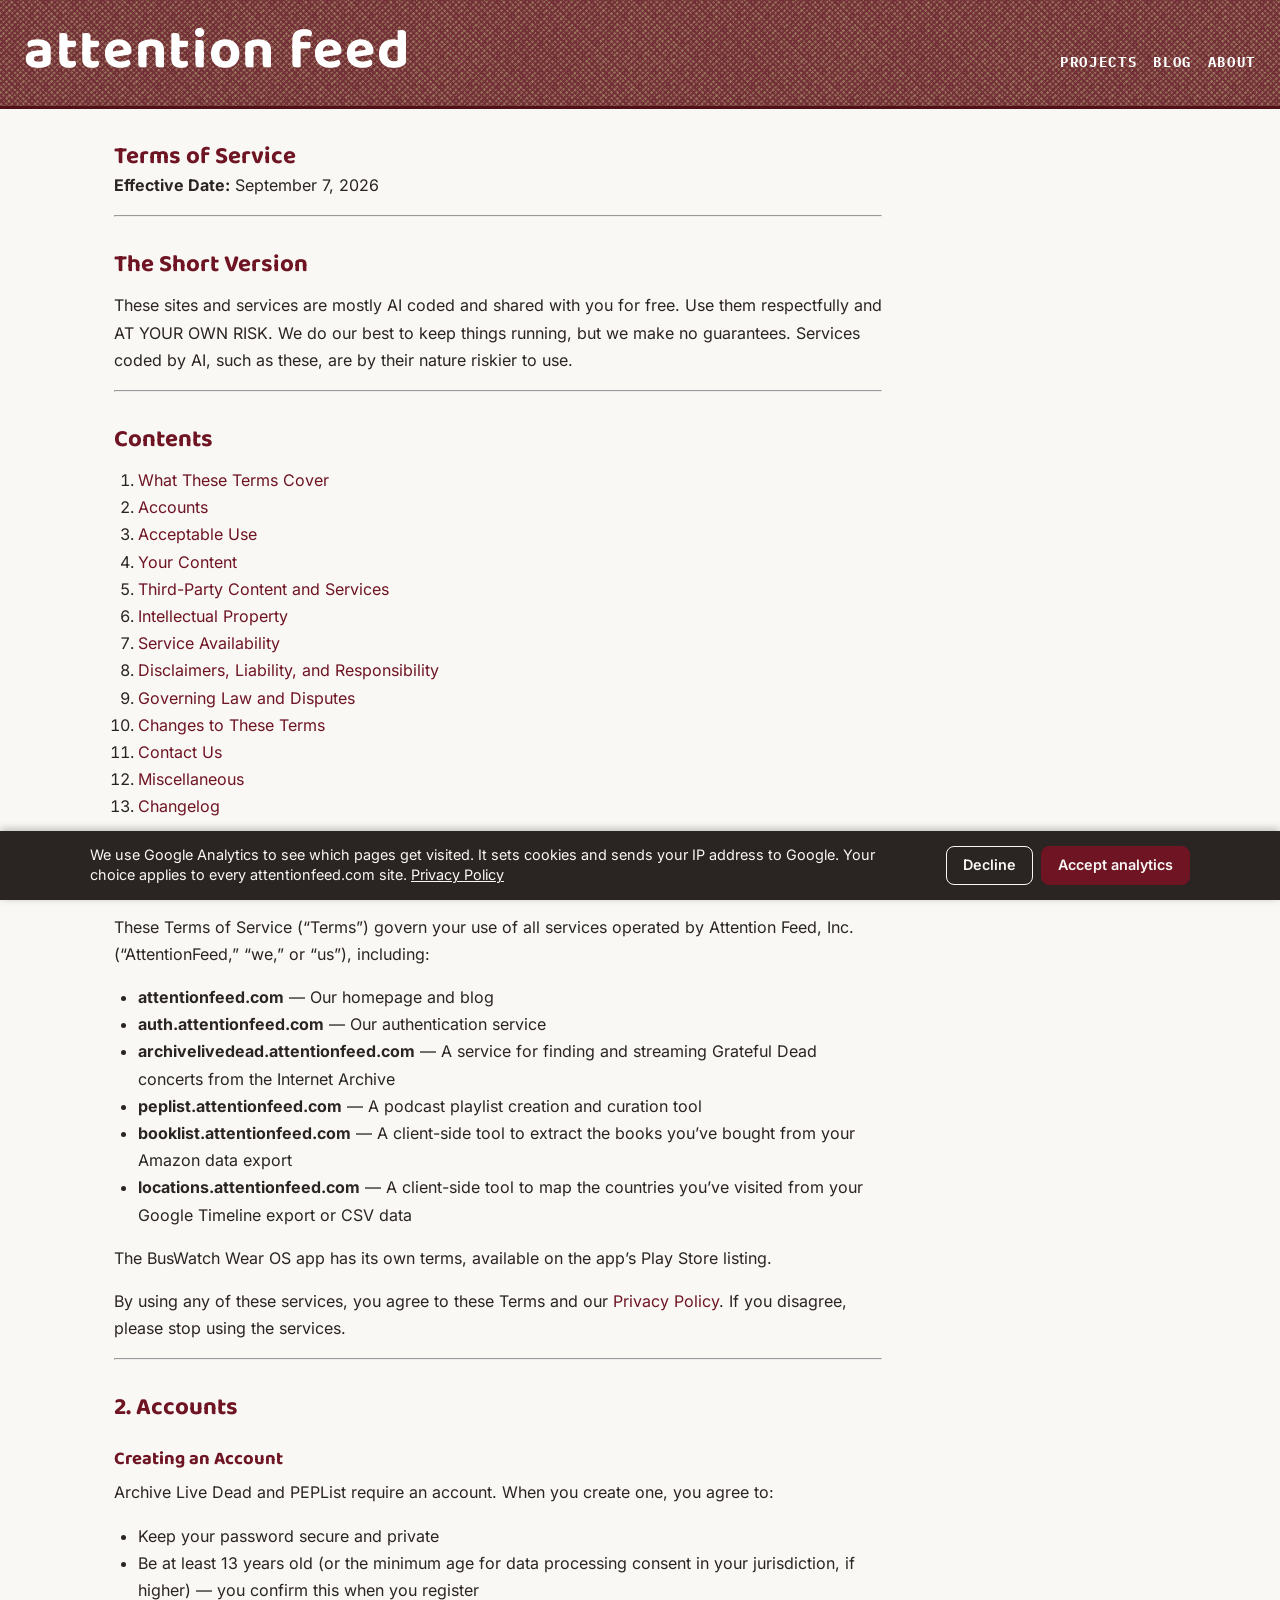
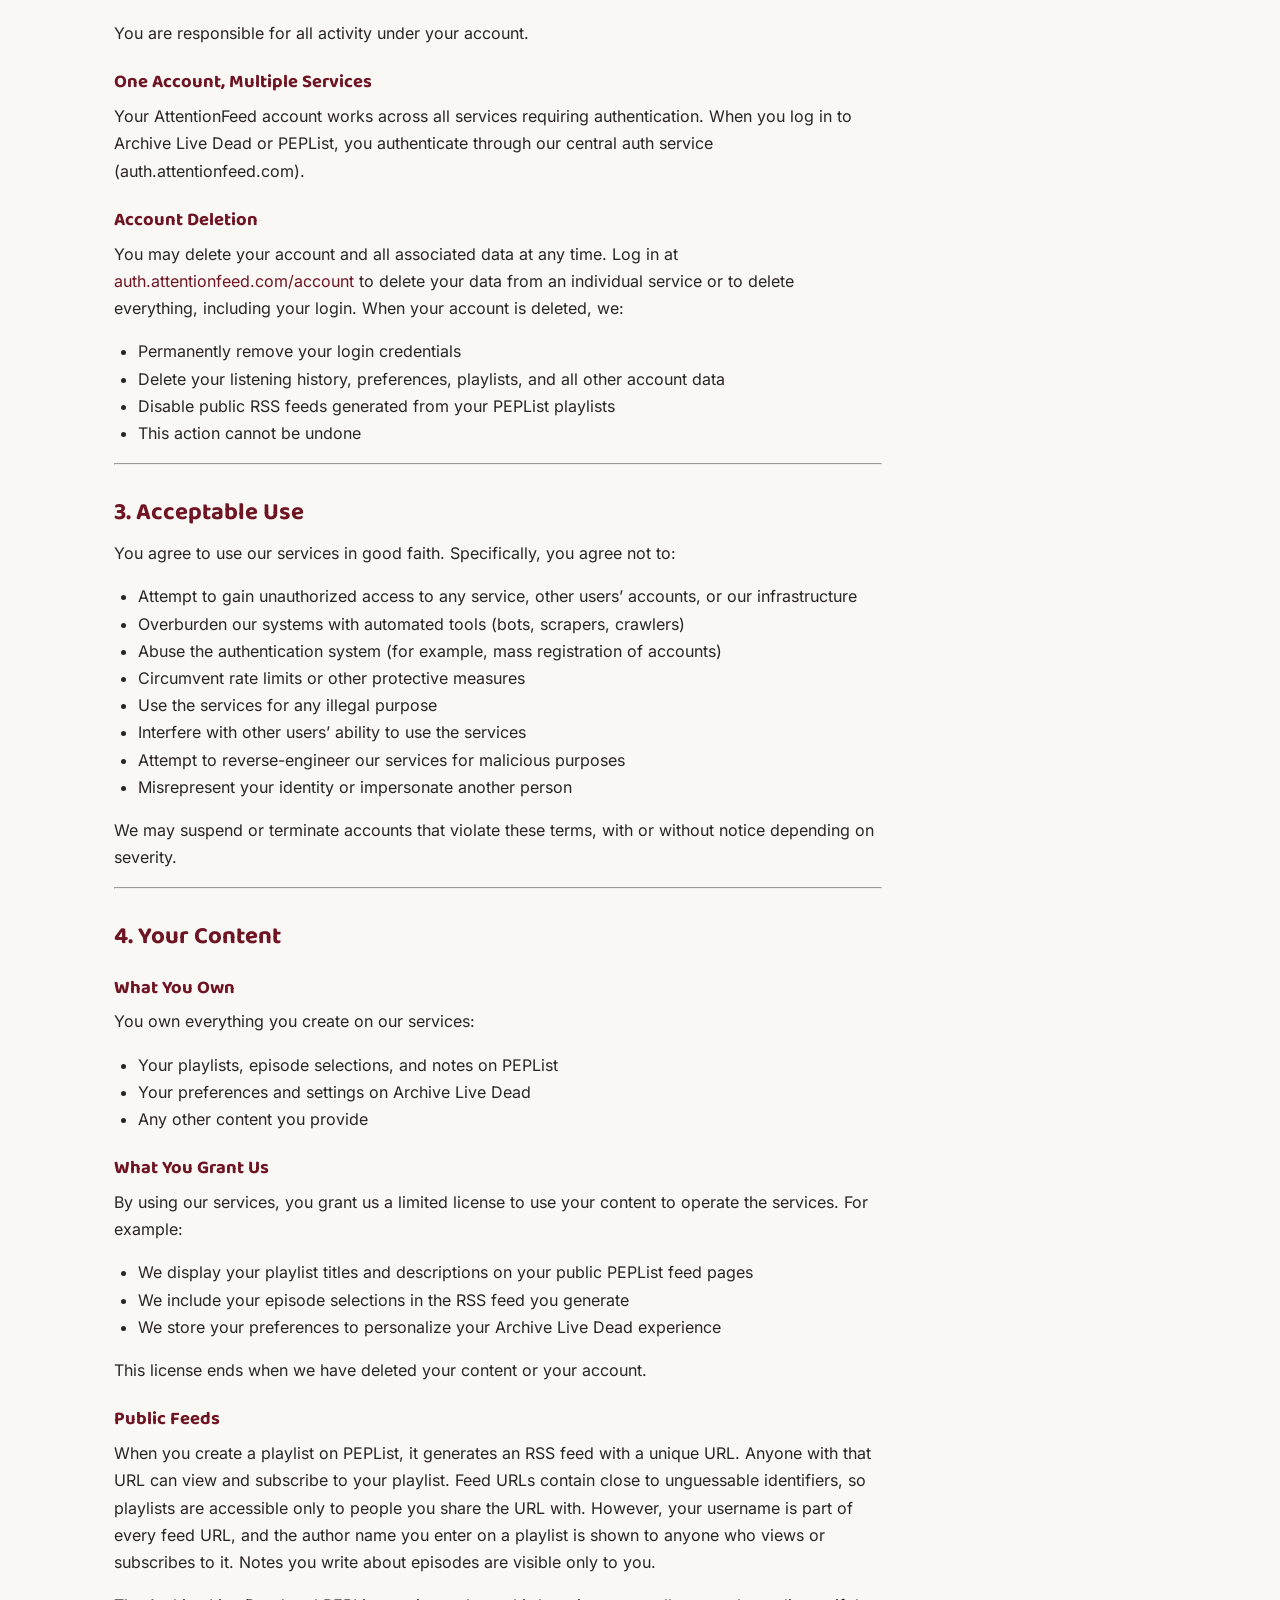
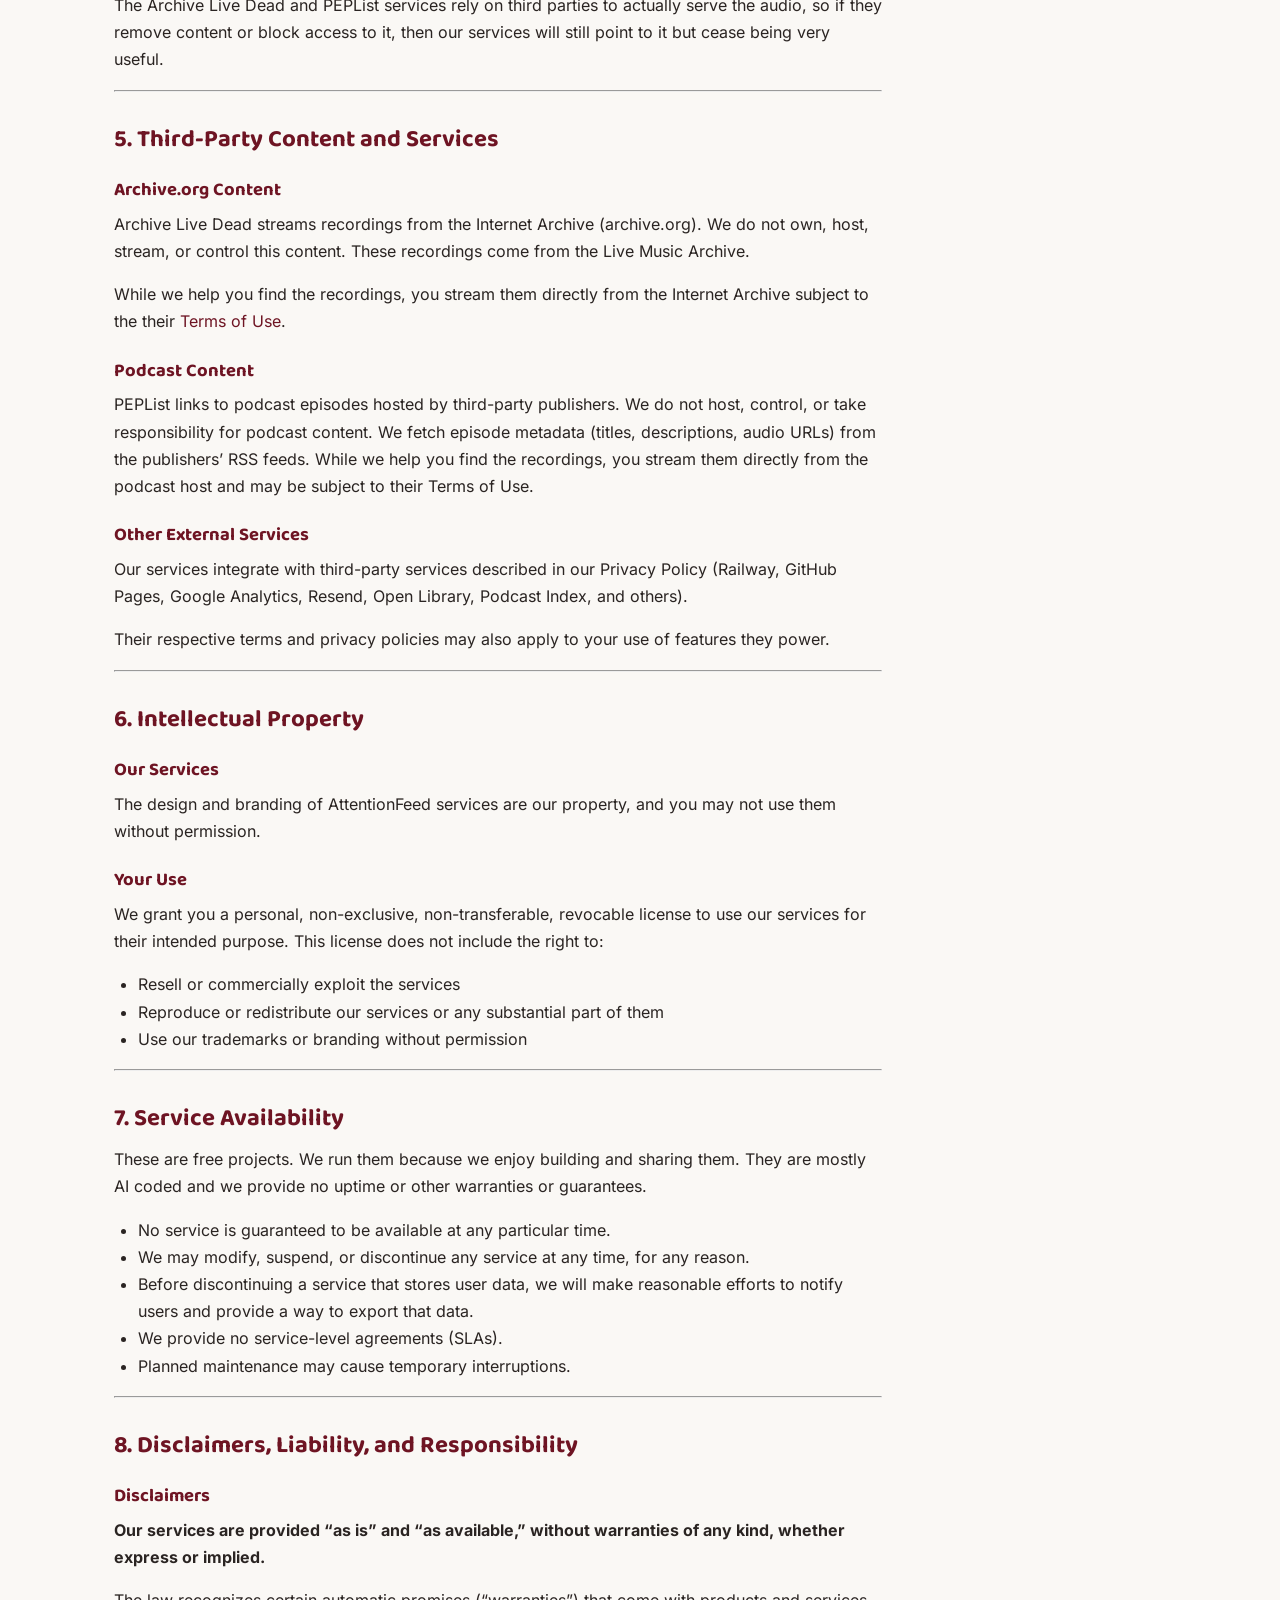
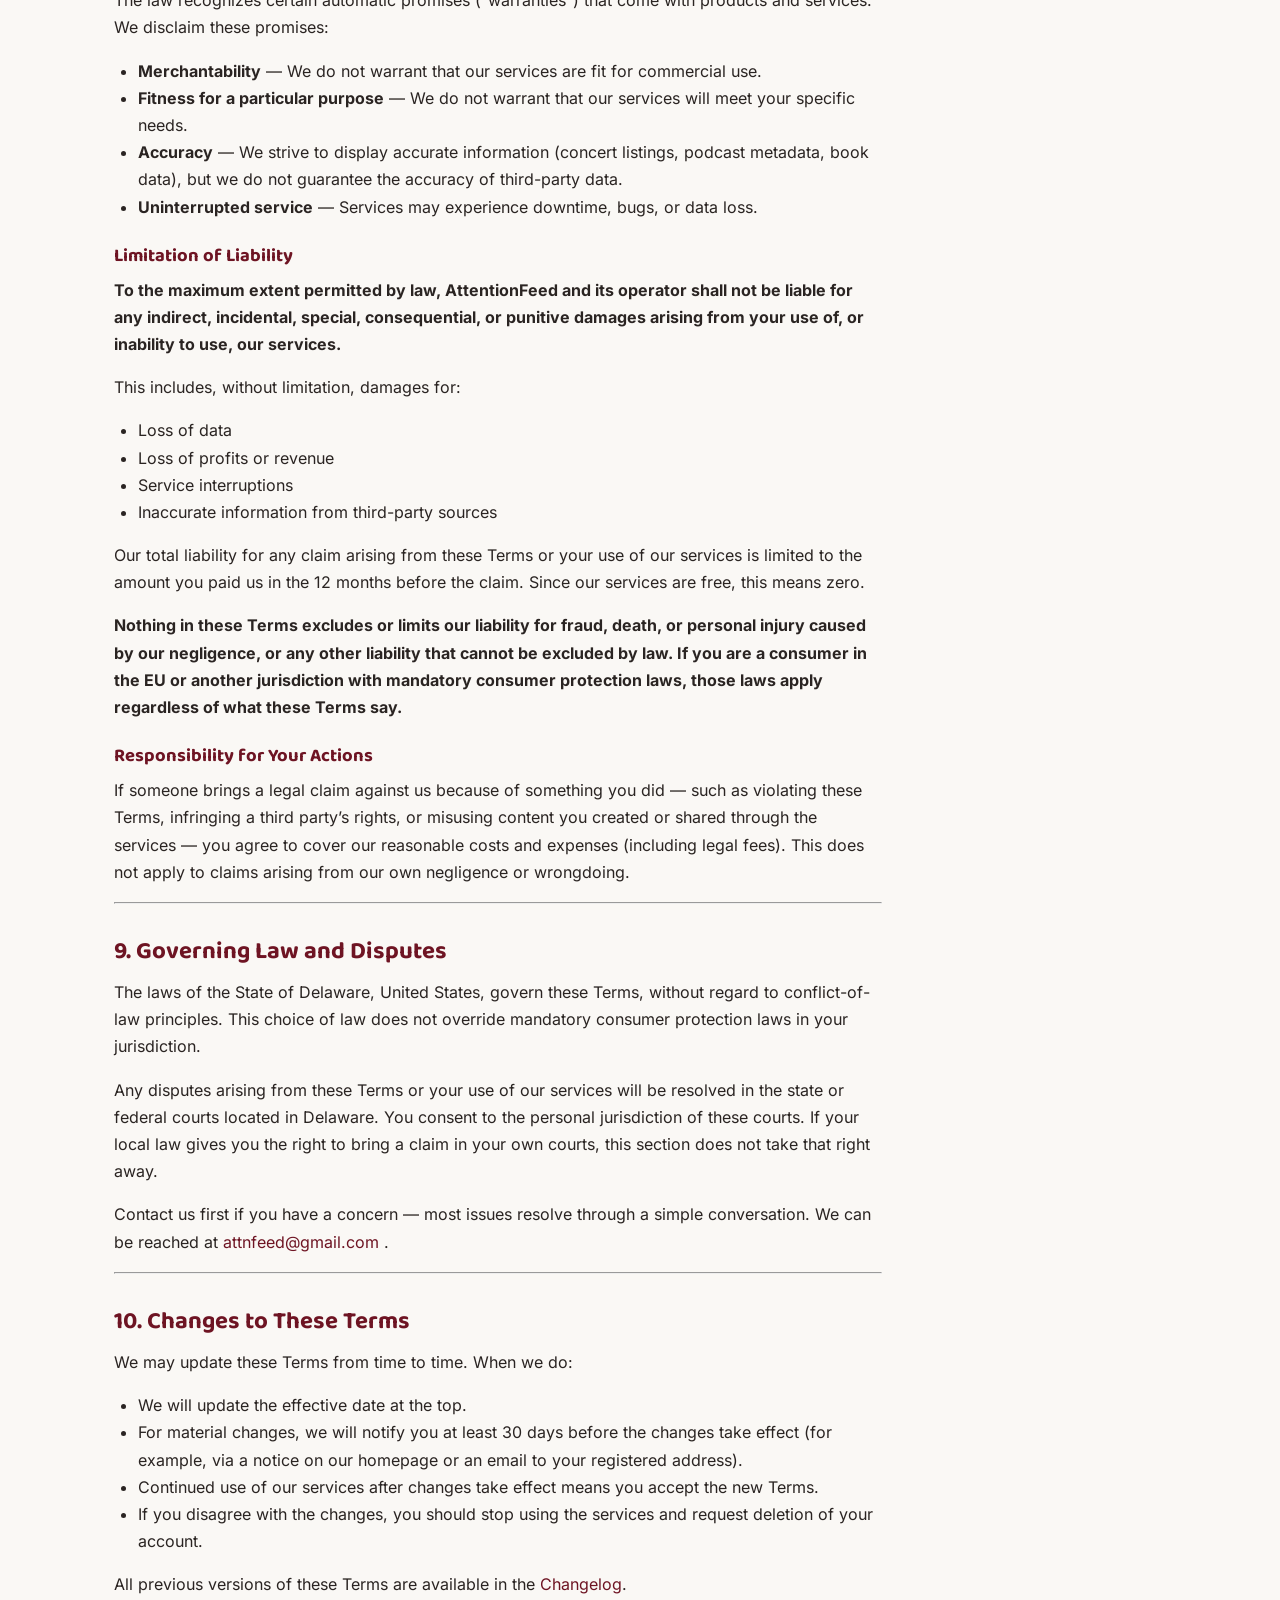
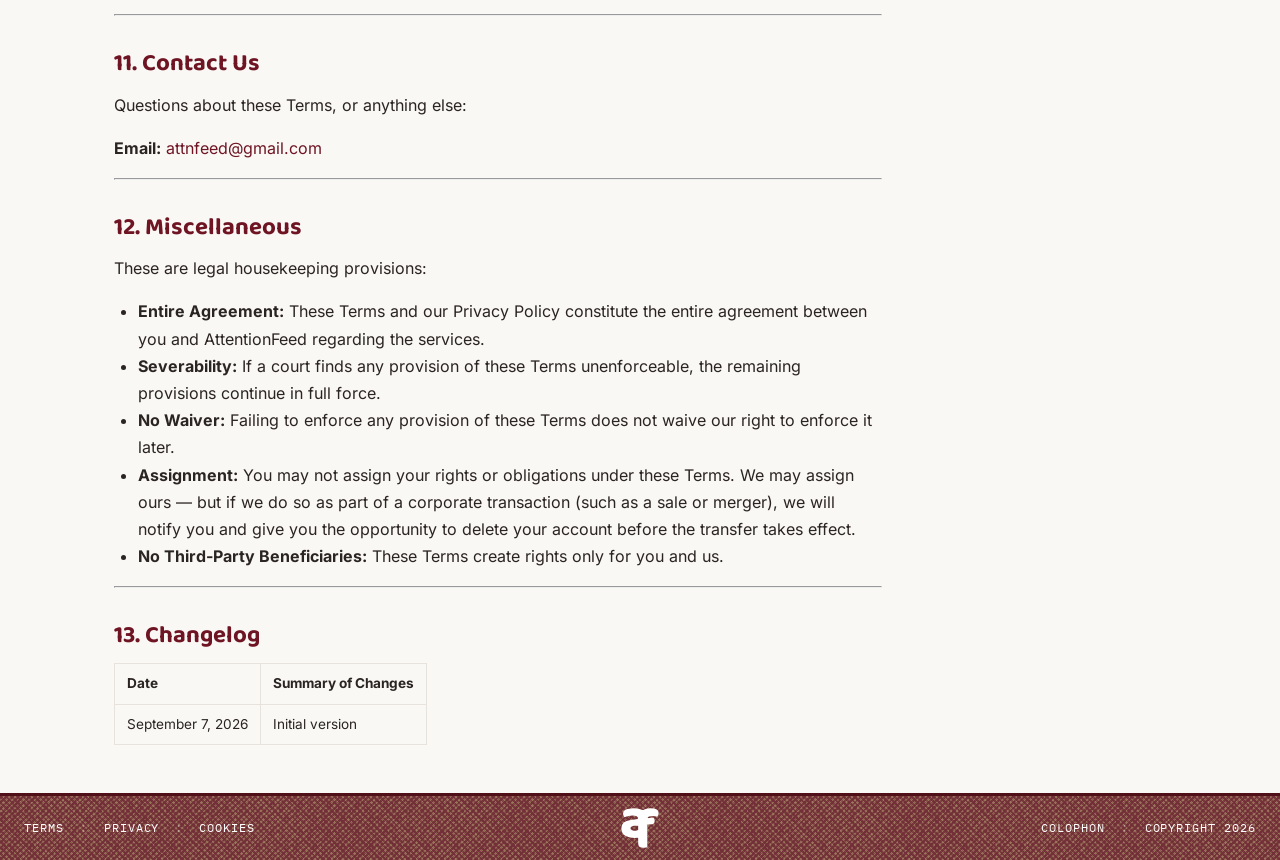
<file: terms/index.html>
<!DOCTYPE html><html lang="en"> <head><!-- Google Analytics loads only after consent; see /shared/consent.js --><script src="/shared/consent.js" data-ga-id="G-BGDPXJFXEV" defer></script><meta charset="UTF-8"><meta name="viewport" content="width=device-width, initial-scale=1.0"><title>Terms of Service — Attention Feed</title><script src="/shared/shared.js" defer></script><link rel="stylesheet" href="/_astro/BaseLayout.D0tBnWHr.css">
<style>.legal[data-astro-cid-hu4z7iyi]{max-width:48rem}.prose[data-astro-cid-hu4z7iyi]{line-height:1.7}.prose[data-astro-cid-hu4z7iyi] h2{margin-top:var(--space-6);margin-bottom:var(--space-3)}.prose[data-astro-cid-hu4z7iyi] h3{margin-top:var(--space-5);margin-bottom:var(--space-2)}.prose[data-astro-cid-hu4z7iyi] p{margin-bottom:var(--space-4)}.prose[data-astro-cid-hu4z7iyi] ul,.prose[data-astro-cid-hu4z7iyi] ol{margin-bottom:var(--space-4);padding-left:var(--space-5)}.prose[data-astro-cid-hu4z7iyi] table{display:block;overflow-x:auto;border-collapse:collapse;margin-bottom:var(--space-4);font-size:var(--text-sm)}.prose[data-astro-cid-hu4z7iyi] th,.prose[data-astro-cid-hu4z7iyi] td{border:1px solid var(--color-border, #e8e2dc);padding:var(--space-2) var(--space-3);text-align:left;vertical-align:top}.prose[data-astro-cid-hu4z7iyi] blockquote{border-left:3px solid var(--color-primary);padding-left:var(--space-4);color:var(--color-text-secondary);margin-bottom:var(--space-4)}
</style></head> <body> <af-header base-url="/"> <a href="/"> Projects </a><a href="/blog"> Blog </a><a href="/about"> About </a> </af-header>  <div class="page-layout" data-astro-cid-hu4z7iyi> <main class="main-content legal" data-astro-cid-hu4z7iyi> <article data-astro-cid-hu4z7iyi> <h1 data-astro-cid-hu4z7iyi>Terms of Service</h1> <div class="prose" data-astro-cid-hu4z7iyi> <p><strong>Effective Date:</strong> September 7, 2026</p>
<hr>
<h2 id="the-short-version">The Short Version</h2>
<p>These sites and services are mostly AI coded and shared with you for free. Use them respectfully and AT YOUR OWN RISK. We do our best to keep things running, but we make no guarantees. Services coded by AI, such as these, are by their nature riskier to use.</p>
<hr>
<h2 id="contents">Contents</h2>
<ol>
<li><a href="#1-what-these-terms-cover">What These Terms Cover</a></li>
<li><a href="#2-accounts">Accounts</a></li>
<li><a href="#3-acceptable-use">Acceptable Use</a></li>
<li><a href="#4-your-content">Your Content</a></li>
<li><a href="#5-third-party-content-and-services">Third-Party Content and Services</a></li>
<li><a href="#6-intellectual-property">Intellectual Property</a></li>
<li><a href="#7-service-availability">Service Availability</a></li>
<li><a href="#8-disclaimers-liability-and-responsibility">Disclaimers, Liability, and Responsibility</a></li>
<li><a href="#9-governing-law-and-disputes">Governing Law and Disputes</a></li>
<li><a href="#10-changes-to-these-terms">Changes to These Terms</a></li>
<li><a href="#11-contact-us">Contact Us</a></li>
<li><a href="#12-miscellaneous">Miscellaneous</a></li>
<li><a href="#13-changelog">Changelog</a></li>
</ol>
<hr>
<h2 id="1-what-these-terms-cover">1. What These Terms Cover</h2>
<p>These Terms of Service (“Terms”) govern your use of all services operated by
Attention Feed, Inc. (“AttentionFeed,” “we,” or “us”), including:</p>
<ul>
<li><strong>attentionfeed.com</strong> — Our homepage and blog</li>
<li><strong>auth.attentionfeed.com</strong> — Our authentication service</li>
<li><strong>archivelivedead.attentionfeed.com</strong> — A service for finding and streaming Grateful Dead concerts from the Internet Archive</li>
<li><strong>peplist.attentionfeed.com</strong> — A podcast playlist creation and curation tool</li>
<li><strong>booklist.attentionfeed.com</strong> — A client-side tool to extract the books you’ve bought from your Amazon data export</li>
<li><strong>locations.attentionfeed.com</strong> — A client-side tool to map the countries you’ve visited from your Google Timeline export or CSV data</li>
</ul>
<p>The BusWatch Wear OS app has its own terms, available on the app’s Play Store listing.</p>
<p>By using any of these services, you agree to these Terms and our
<a href="/privacy/">Privacy Policy</a>. If you disagree, please stop using the services.</p>
<hr>
<h2 id="2-accounts">2. Accounts</h2>
<h3 id="creating-an-account">Creating an Account</h3>
<p>Archive Live Dead and PEPList require an account. When you create one, you agree to:</p>
<ul>
<li>Keep your password secure and private</li>
<li>Be at least 13 years old (or the minimum age for data processing consent in your
jurisdiction, if higher) — you confirm this when you register</li>
</ul>
<p>You are responsible for all activity under your account.</p>
<h3 id="one-account-multiple-services">One Account, Multiple Services</h3>
<p>Your AttentionFeed account works across all services requiring authentication. When
you log in to Archive Live Dead or PEPList, you authenticate through our central
auth service (auth.attentionfeed.com).</p>
<h3 id="account-deletion">Account Deletion</h3>
<p>You may delete your account and all associated data at any time. Log in at
<a href="https://auth.attentionfeed.com/account">auth.attentionfeed.com/account</a> to delete
your data from an individual service or to delete everything, including your login.
When your account is deleted, we:</p>
<ul>
<li>Permanently remove your login credentials</li>
<li>Delete your listening history, preferences, playlists, and all other account data</li>
<li>Disable public RSS feeds generated from your PEPList playlists</li>
<li>This action cannot be undone</li>
</ul>
<hr>
<h2 id="3-acceptable-use">3. Acceptable Use</h2>
<p>You agree to use our services in good faith. Specifically, you agree not to:</p>
<ul>
<li>Attempt to gain unauthorized access to any service, other users’ accounts, or our
infrastructure</li>
<li>Overburden our systems with automated tools (bots, scrapers, crawlers)</li>
<li>Abuse the authentication system (for example, mass registration of accounts)</li>
<li>Circumvent rate limits or other protective measures</li>
<li>Use the services for any illegal purpose</li>
<li>Interfere with other users’ ability to use the services</li>
<li>Attempt to reverse-engineer our services for malicious purposes</li>
<li>Misrepresent your identity or impersonate another person</li>
</ul>
<p>We may suspend or terminate accounts that violate these terms, with or without notice
depending on severity.</p>
<hr>
<h2 id="4-your-content">4. Your Content</h2>
<h3 id="what-you-own">What You Own</h3>
<p>You own everything you create on our services:</p>
<ul>
<li>Your playlists, episode selections, and notes on PEPList</li>
<li>Your preferences and settings on Archive Live Dead</li>
<li>Any other content you provide</li>
</ul>
<h3 id="what-you-grant-us">What You Grant Us</h3>
<p>By using our services, you grant us a limited license to use your content to
operate the services. For example:</p>
<ul>
<li>We display your playlist titles and descriptions on your public PEPList feed pages</li>
<li>We include your episode selections in the RSS feed you generate</li>
<li>We store your preferences to personalize your Archive Live Dead experience</li>
</ul>
<p>This license ends when we have deleted your content or your account.</p>
<h3 id="public-feeds">Public Feeds</h3>
<p>When you create a playlist on PEPList, it generates an RSS feed with a unique URL.
Anyone with that URL can view and subscribe to your playlist. Feed URLs contain
close to unguessable identifiers, so playlists are accessible only to people you share the
URL with. However, your username is part of every feed URL, and the author name you enter on a
playlist is shown to anyone who views or subscribes to it. Notes you write about
episodes are visible only to you.</p>
<p>The Archive Live Dead and PEPList services rely on third parties to actually serve the audio, so if they remove content or block access to it, then our services will still point to it but cease being very useful.</p>
<hr>
<h2 id="5-third-party-content-and-services">5. Third-Party Content and Services</h2>
<h3 id="archiveorg-content">Archive.org Content</h3>
<p>Archive Live Dead streams recordings from the Internet Archive (archive.org). We do not
own, host, stream, or control this content. These recordings come from the Live Music Archive.</p>
<p>While we help you find the recordings, you stream them directly from the Internet Archive subject to the their <a href="https://archive.org/about/terms.php">Terms of Use</a>.</p>
<h3 id="podcast-content">Podcast Content</h3>
<p>PEPList links to podcast episodes hosted by third-party publishers. We do not host,
control, or take responsibility for podcast content. We fetch episode metadata (titles,
descriptions, audio URLs) from the publishers’ RSS feeds. While we help you find the recordings, you stream them directly from the podcast host and may be subject to their Terms of Use.</p>
<h3 id="other-external-services">Other External Services</h3>
<p>Our services integrate with third-party services described in our Privacy Policy
(Railway, GitHub Pages, Google Analytics, Resend, Open Library, Podcast Index, and
others).</p>
<p>Their respective terms and privacy policies may also apply to your use of features
they power.</p>
<hr>
<h2 id="6-intellectual-property">6. Intellectual Property</h2>
<h3 id="our-services">Our Services</h3>
<p>The design and branding of AttentionFeed services are our property, and you may not
use them without permission.</p>
<h3 id="your-use">Your Use</h3>
<p>We grant you a personal, non-exclusive, non-transferable, revocable license to use our
services for their intended purpose. This license does not include the right to:</p>
<ul>
<li>Resell or commercially exploit the services</li>
<li>Reproduce or redistribute our services or any substantial part of them</li>
<li>Use our trademarks or branding without permission</li>
</ul>
<hr>
<h2 id="7-service-availability">7. Service Availability</h2>
<p>These are free projects. We run them because we enjoy building and sharing them. They are mostly AI coded and we provide no uptime or other warranties or guarantees.</p>
<ul>
<li>No service is guaranteed to be available at any particular time.</li>
<li>We may modify, suspend, or discontinue any service at any time, for any reason.</li>
<li>Before discontinuing a service that stores user data, we will make reasonable efforts
to notify users and provide a way to export that data.</li>
<li>We provide no service-level agreements (SLAs).</li>
<li>Planned maintenance may cause temporary interruptions.</li>
</ul>
<hr>
<h2 id="8-disclaimers-liability-and-responsibility">8. Disclaimers, Liability, and Responsibility</h2>
<h3 id="disclaimers">Disclaimers</h3>
<p><strong>Our services are provided “as is” and “as available,” without warranties of any kind,
whether express or implied.</strong></p>
<p>The law recognizes certain automatic promises (“warranties”) that come with products and
services. We disclaim these promises:</p>
<ul>
<li><strong>Merchantability</strong> — We do not warrant that our services are fit for commercial use.</li>
<li><strong>Fitness for a particular purpose</strong> — We do not warrant that our services will meet
your specific needs.</li>
<li><strong>Accuracy</strong> — We strive to display accurate information (concert listings, podcast
metadata, book data), but we do not guarantee the accuracy of third-party data.</li>
<li><strong>Uninterrupted service</strong> — Services may experience downtime, bugs, or data loss.</li>
</ul>
<h3 id="limitation-of-liability">Limitation of Liability</h3>
<p><strong>To the maximum extent permitted by law, AttentionFeed and its operator shall not be
liable for any indirect, incidental, special, consequential, or punitive damages arising
from your use of, or inability to use, our services.</strong></p>
<p>This includes, without limitation, damages for:</p>
<ul>
<li>Loss of data</li>
<li>Loss of profits or revenue</li>
<li>Service interruptions</li>
<li>Inaccurate information from third-party sources</li>
</ul>
<p>Our total liability for any claim arising from these Terms or your use of our services
is limited to the amount you paid us in the 12 months before the claim. Since our
services are free, this means zero.</p>
<p><strong>Nothing in these Terms excludes or limits our liability for fraud, death, or personal
injury caused by our negligence, or any other liability that cannot be excluded by law.
If you are a consumer in the EU or another jurisdiction with mandatory consumer
protection laws, those laws apply regardless of what these Terms say.</strong></p>
<h3 id="responsibility-for-your-actions">Responsibility for Your Actions</h3>
<p>If someone brings a legal claim against us because of something you did — such as
violating these Terms, infringing a third party’s rights, or misusing content you
created or shared through the services — you agree to cover our reasonable costs and
expenses (including legal fees). This does not apply to claims arising from our own
negligence or wrongdoing.</p>
<hr>
<h2 id="9-governing-law-and-disputes">9. Governing Law and Disputes</h2>
<p>The laws of the State of Delaware, United States, govern these Terms, without regard
to conflict-of-law principles. This choice of law does not override mandatory consumer
protection laws in your jurisdiction.</p>
<p>Any disputes arising from these Terms or your use of our services will be resolved in
the state or federal courts located in Delaware. You consent to the personal
jurisdiction of these courts. If your local law gives you the right to bring a claim
in your own courts, this section does not take that right away.</p>
<p>Contact us first if you have a concern — most issues resolve through a simple
conversation. We can be reached at <a href="mailto:attnfeed@gmail.com">attnfeed@gmail.com</a> .</p>
<hr>
<h2 id="10-changes-to-these-terms">10. Changes to These Terms</h2>
<p>We may update these Terms from time to time. When we do:</p>
<ul>
<li>We will update the effective date at the top.</li>
<li>For material changes, we will notify you at least 30 days before the changes take
effect (for example, via a notice on our homepage or an email to your registered
address).</li>
<li>Continued use of our services after changes take effect means you accept the
new Terms.</li>
<li>If you disagree with the changes, you should stop using the services and request
deletion of your account.</li>
</ul>
<p>All previous versions of these Terms are available in the <a href="#13-changelog">Changelog</a>.</p>
<hr>
<h2 id="11-contact-us">11. Contact Us</h2>
<p>Questions about these Terms, or anything else:</p>
<p><strong>Email:</strong> <a href="mailto:attnfeed@gmail.com">attnfeed@gmail.com</a></p>
<hr>
<h2 id="12-miscellaneous">12. Miscellaneous</h2>
<p>These are legal housekeeping provisions:</p>
<ul>
<li><strong>Entire Agreement:</strong> These Terms and our Privacy Policy constitute the entire
agreement between you and AttentionFeed regarding the services.</li>
<li><strong>Severability:</strong> If a court finds any provision of these Terms unenforceable, the
remaining provisions continue in full force.</li>
<li><strong>No Waiver:</strong> Failing to enforce any provision of these Terms does not waive our
right to enforce it later.</li>
<li><strong>Assignment:</strong> You may not assign your rights or obligations under these Terms. We
may assign ours — but if we do so as part of a corporate transaction (such as a sale
or merger), we will notify you and give you the opportunity to delete your account
before the transfer takes effect.</li>
<li><strong>No Third-Party Beneficiaries:</strong> These Terms create rights only for you and us.</li>
</ul>
<hr>
<h2 id="13-changelog">13. Changelog</h2>













<table><thead><tr><th>Date</th><th>Summary of Changes</th></tr></thead><tbody><tr><td>September 7, 2026</td><td>Initial version</td></tr></tbody></table> </div> </article> </main> </div>  <af-footer base-url="/"></af-footer> </body></html>
</file>
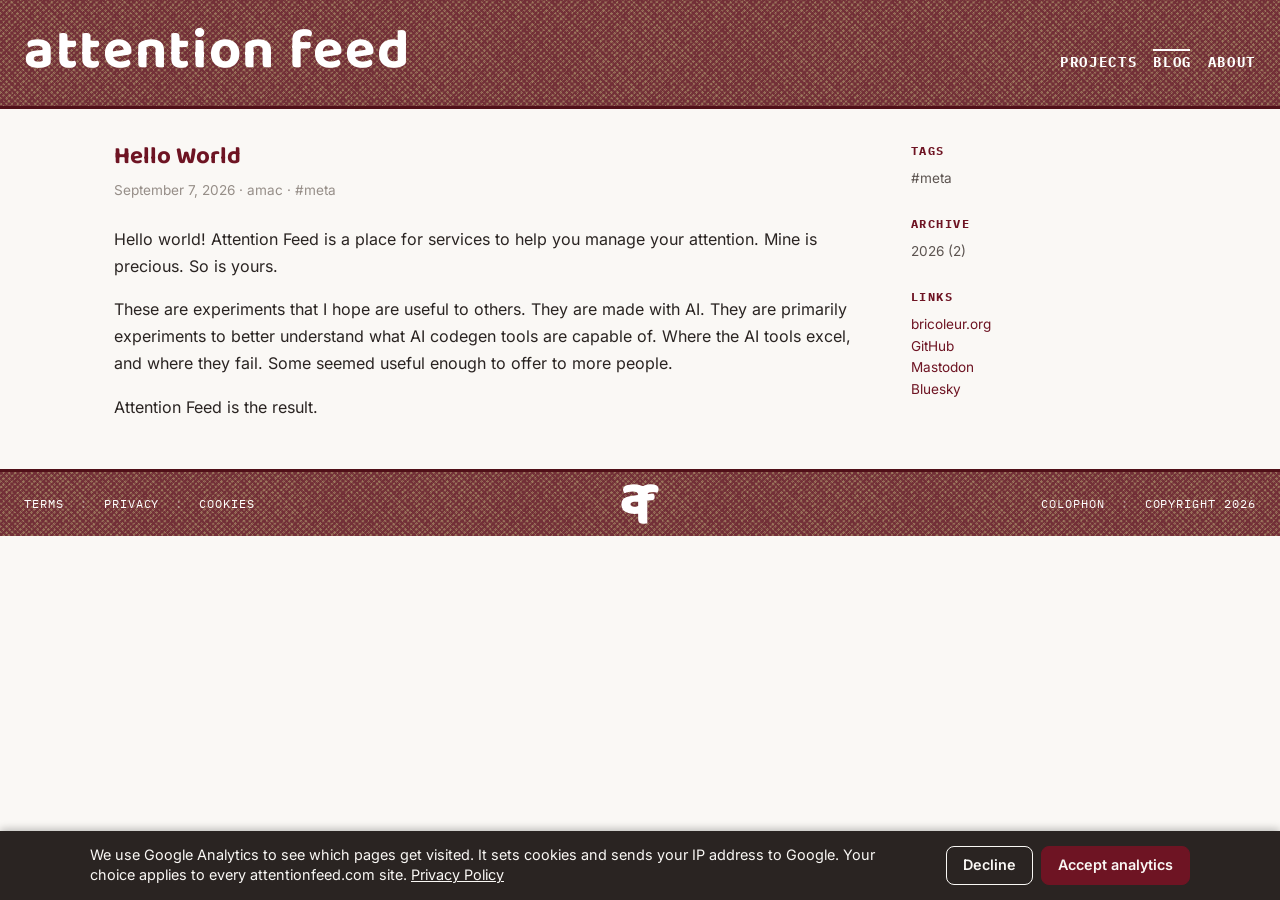
<file: blog/hello-world/index.html>
<!DOCTYPE html><html lang="en"> <head><!-- Google Analytics loads only after consent; see /shared/consent.js --><script src="/shared/consent.js" data-ga-id="G-BGDPXJFXEV" defer></script><meta charset="UTF-8"><meta name="viewport" content="width=device-width, initial-scale=1.0"><title>Hello World — Attention Feed</title><script src="/shared/shared.js" defer></script><link rel="stylesheet" href="/_astro/BaseLayout.D0tBnWHr.css">
<style>.tags[data-astro-cid-ntej6je5]{display:flex;flex-wrap:wrap;gap:var(--space-2)}.tag[data-astro-cid-ntej6je5]{font-size:var(--text-sm);color:var(--color-text-secondary)}.year-entry[data-astro-cid-ouhm6cbj]{font-size:var(--text-sm);color:var(--color-text-secondary);margin-bottom:var(--space-1)}
h1[data-astro-cid-4sn4zg3r]{margin-bottom:var(--space-2)}.meta[data-astro-cid-4sn4zg3r]{font-size:var(--text-sm);color:var(--color-text-muted);margin-bottom:var(--space-5)}.prose[data-astro-cid-4sn4zg3r]{line-height:1.7}.prose[data-astro-cid-4sn4zg3r] h2{margin-top:var(--space-6);margin-bottom:var(--space-3)}.prose[data-astro-cid-4sn4zg3r] p{margin-bottom:var(--space-4)}.prose[data-astro-cid-4sn4zg3r] ul,.prose[data-astro-cid-4sn4zg3r] ol{margin-bottom:var(--space-4);padding-left:var(--space-5)}
</style></head> <body> <af-header base-url="/"> <a href="/"> Projects </a><a href="/blog" class="active" aria-current="page"> Blog </a><a href="/about"> About </a> </af-header>  <div class="page-layout" data-astro-cid-4sn4zg3r> <main class="main-content" data-astro-cid-4sn4zg3r> <article data-astro-cid-4sn4zg3r> <h1 data-astro-cid-4sn4zg3r>Hello World</h1> <div class="meta" data-astro-cid-4sn4zg3r> <span class="date" data-astro-cid-4sn4zg3r>September 7, 2026</span> <span class="author" data-astro-cid-4sn4zg3r> · amac</span> <span class="tags" data-astro-cid-4sn4zg3r> · #meta</span> </div> <div class="prose" data-astro-cid-4sn4zg3r> <p>Hello world! Attention Feed is a place for services to help you manage your attention. Mine is precious. So is yours.</p>
<p>These are experiments that I hope are useful to others. They are made with AI. They are primarily experiments to  better understand what AI codegen tools are capable of. Where the AI tools excel, and where they fail. Some seemed useful enough to offer to more people.</p>
<p>Attention Feed is the result.</p> </div> </article> </main> <aside class="sidebar">  <div class="sidebar-widget" data-astro-cid-ntej6je5><h4 data-astro-cid-ntej6je5>Tags</h4><div class="tags" data-astro-cid-ntej6je5><span class="tag" data-astro-cid-ntej6je5>#meta</span></div></div> <div class="sidebar-widget" data-astro-cid-ouhm6cbj><h4 data-astro-cid-ouhm6cbj>Archive</h4><div class="year-entry" data-astro-cid-ouhm6cbj>2026 (2)</div></div> <div class="sidebar-widget"> <h4>Links</h4> <div><a href="https://www.bricoleur.org/" target="_blank" rel="noopener">bricoleur.org</a></div><div><a href="https://github.com/amac0" target="_blank" rel="noopener">GitHub</a></div><div><a href="https://mastodon.social/@amac" target="_blank" rel="noopener">Mastodon</a></div><div><a href="https://bsky.app/profile/amac0.bsky.social" target="_blank" rel="noopener">Bluesky</a></div> </div>  </aside> </div>  <af-footer base-url="/"></af-footer> </body></html>
</file>
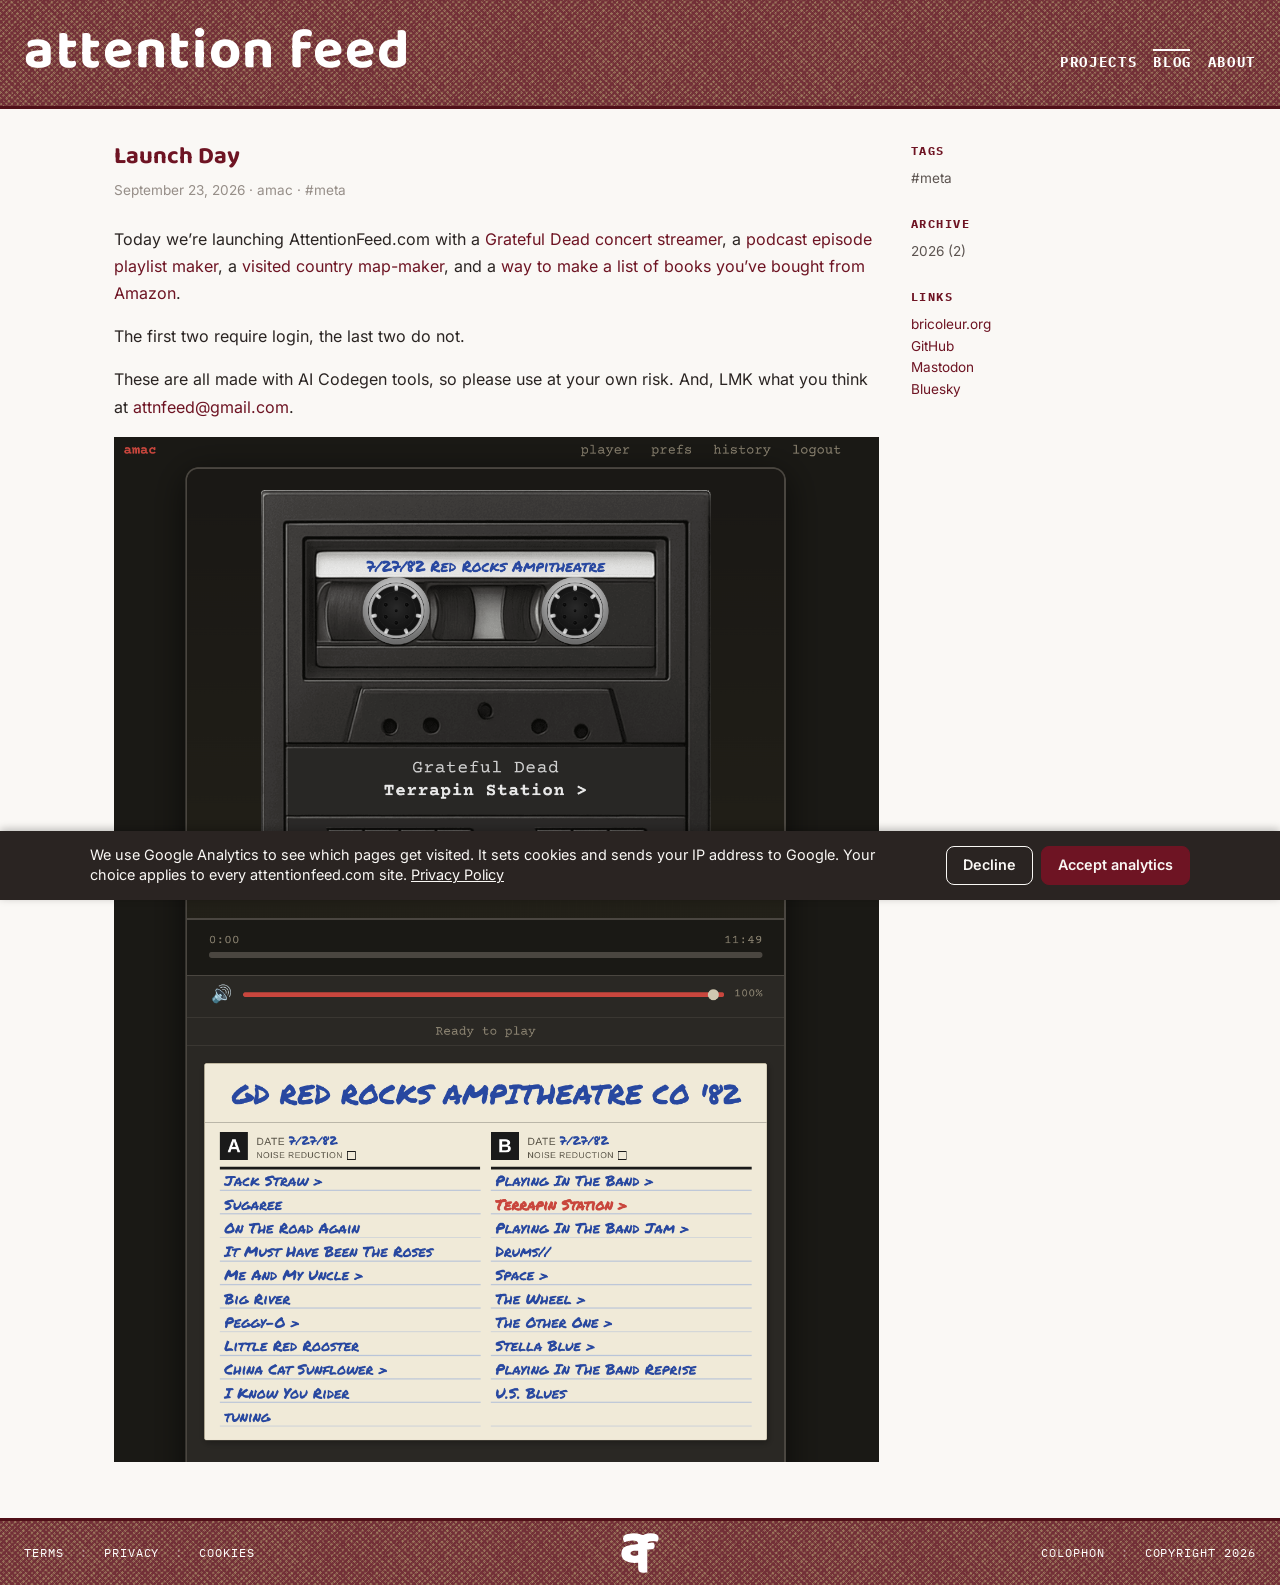
<file: blog/launch-day/index.html>
<!DOCTYPE html><html lang="en"> <head><!-- Google Analytics loads only after consent; see /shared/consent.js --><script src="/shared/consent.js" data-ga-id="G-BGDPXJFXEV" defer></script><meta charset="UTF-8"><meta name="viewport" content="width=device-width, initial-scale=1.0"><title>Launch Day — Attention Feed</title><script src="/shared/shared.js" defer></script><link rel="stylesheet" href="/_astro/BaseLayout.D0tBnWHr.css">
<style>.tags[data-astro-cid-ntej6je5]{display:flex;flex-wrap:wrap;gap:var(--space-2)}.tag[data-astro-cid-ntej6je5]{font-size:var(--text-sm);color:var(--color-text-secondary)}.year-entry[data-astro-cid-ouhm6cbj]{font-size:var(--text-sm);color:var(--color-text-secondary);margin-bottom:var(--space-1)}
h1[data-astro-cid-4sn4zg3r]{margin-bottom:var(--space-2)}.meta[data-astro-cid-4sn4zg3r]{font-size:var(--text-sm);color:var(--color-text-muted);margin-bottom:var(--space-5)}.prose[data-astro-cid-4sn4zg3r]{line-height:1.7}.prose[data-astro-cid-4sn4zg3r] h2{margin-top:var(--space-6);margin-bottom:var(--space-3)}.prose[data-astro-cid-4sn4zg3r] p{margin-bottom:var(--space-4)}.prose[data-astro-cid-4sn4zg3r] ul,.prose[data-astro-cid-4sn4zg3r] ol{margin-bottom:var(--space-4);padding-left:var(--space-5)}
</style></head> <body> <af-header base-url="/"> <a href="/"> Projects </a><a href="/blog" class="active" aria-current="page"> Blog </a><a href="/about"> About </a> </af-header>  <div class="page-layout" data-astro-cid-4sn4zg3r> <main class="main-content" data-astro-cid-4sn4zg3r> <article data-astro-cid-4sn4zg3r> <h1 data-astro-cid-4sn4zg3r>Launch Day</h1> <div class="meta" data-astro-cid-4sn4zg3r> <span class="date" data-astro-cid-4sn4zg3r>September 23, 2026</span> <span class="author" data-astro-cid-4sn4zg3r> · amac</span> <span class="tags" data-astro-cid-4sn4zg3r> · #meta</span> </div> <div class="prose" data-astro-cid-4sn4zg3r> <p>Today we’re launching AttentionFeed.com with a <a href="https://attentionfeed.com/projects/archive-live-dead/">Grateful Dead concert streamer</a>, a <a href="https://attentionfeed.com/projects/peplist/">podcast episode playlist maker</a>, a <a href="https://attentionfeed.com/projects/locations/">visited country map-maker</a>, and a <a href="https://attentionfeed.com/projects/booklist/">way to make a list of books you’ve bought from Amazon</a>.</p>
<p>The first two require login, the last two do not.</p>
<p>These are all made with AI Codegen tools, so please use at your own risk. And, LMK what you think at <a href="mailto:attnfeed@gmail.com">attnfeed@gmail.com</a>.</p>
<p><img src="/images/tapedeckui.png" alt="Tape deck UI showed playing a Grateful Dead concert at Red Rocks"></p> </div> </article> </main> <aside class="sidebar">  <div class="sidebar-widget" data-astro-cid-ntej6je5><h4 data-astro-cid-ntej6je5>Tags</h4><div class="tags" data-astro-cid-ntej6je5><span class="tag" data-astro-cid-ntej6je5>#meta</span></div></div> <div class="sidebar-widget" data-astro-cid-ouhm6cbj><h4 data-astro-cid-ouhm6cbj>Archive</h4><div class="year-entry" data-astro-cid-ouhm6cbj>2026 (2)</div></div> <div class="sidebar-widget"> <h4>Links</h4> <div><a href="https://www.bricoleur.org/" target="_blank" rel="noopener">bricoleur.org</a></div><div><a href="https://github.com/amac0" target="_blank" rel="noopener">GitHub</a></div><div><a href="https://mastodon.social/@amac" target="_blank" rel="noopener">Mastodon</a></div><div><a href="https://bsky.app/profile/amac0.bsky.social" target="_blank" rel="noopener">Bluesky</a></div> </div>  </aside> </div>  <af-footer base-url="/"></af-footer> </body></html>
</file>
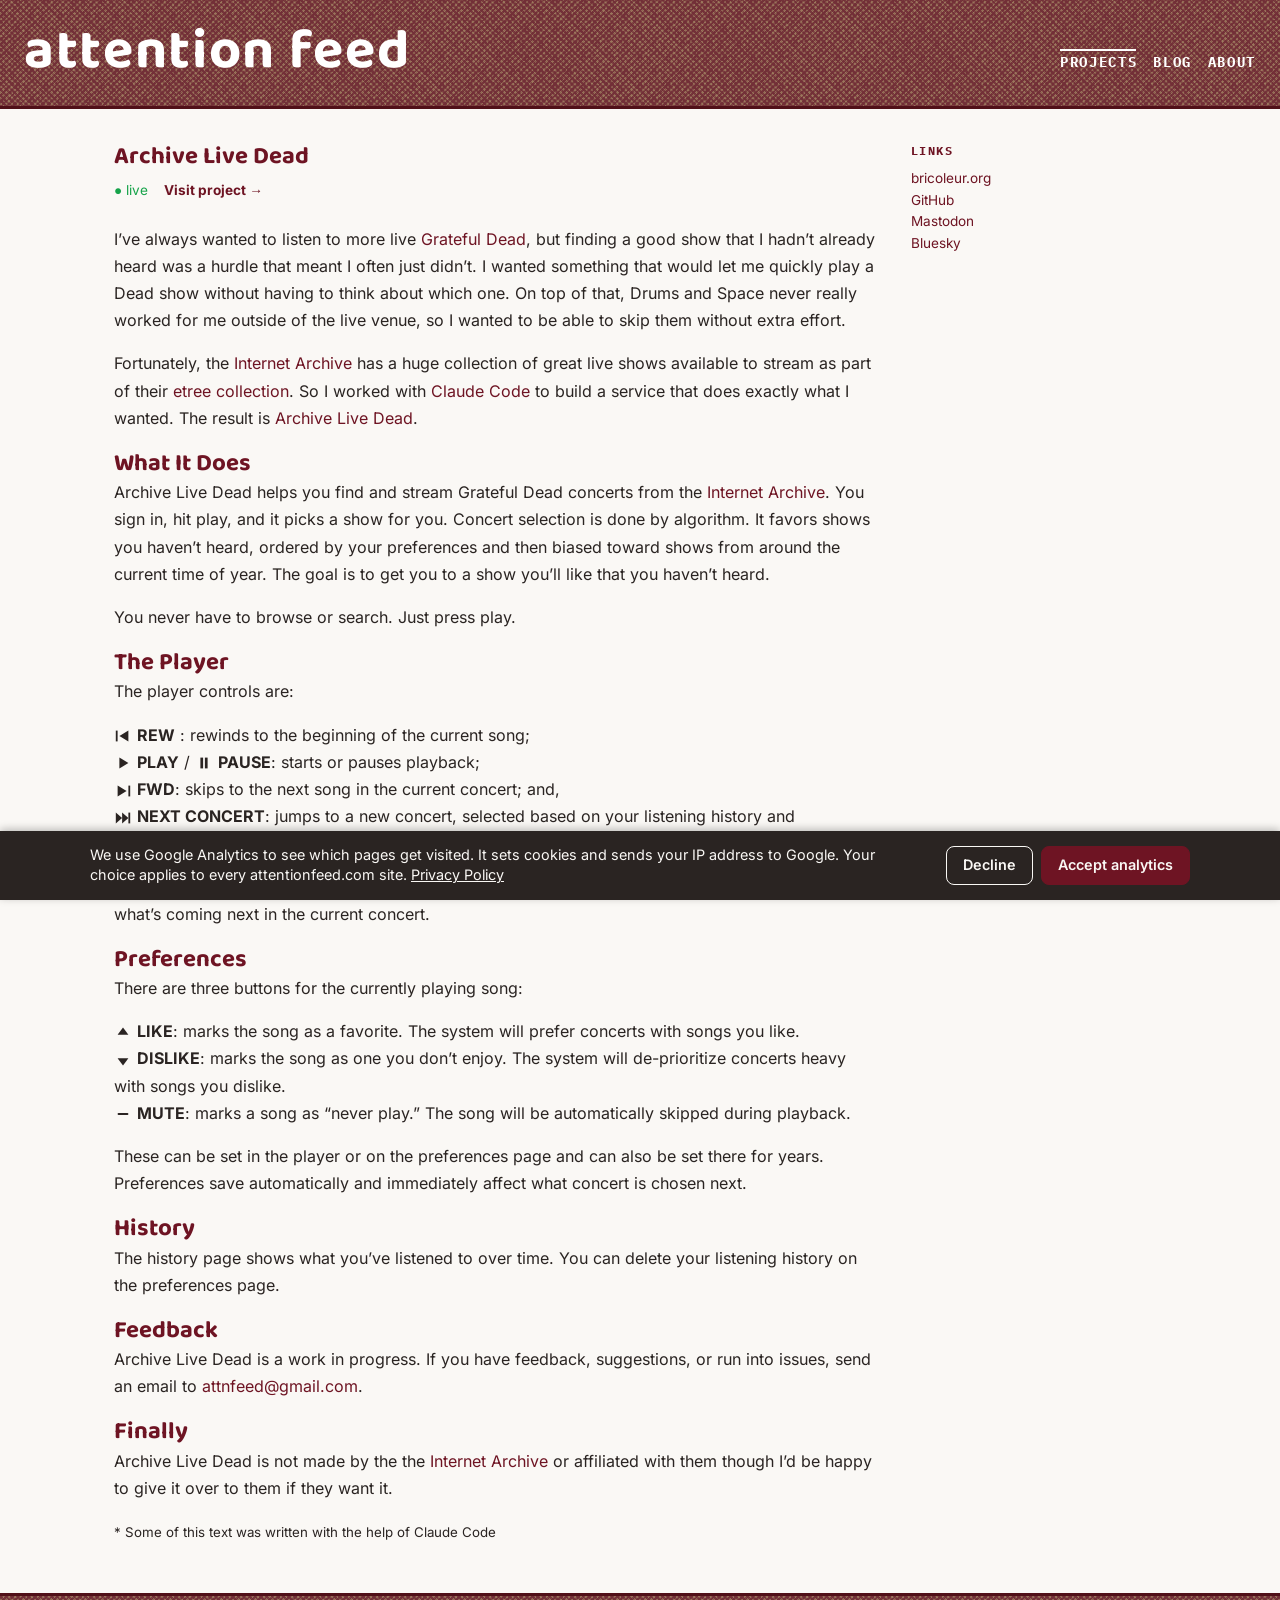
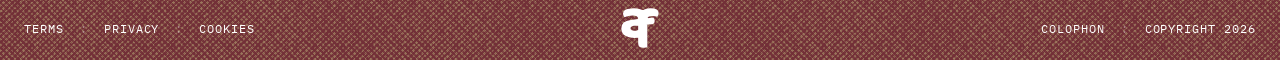
<file: projects/archive-live-dead/index.html>
<!DOCTYPE html><html lang="en"> <head><!-- Google Analytics loads only after consent; see /shared/consent.js --><script src="/shared/consent.js" data-ga-id="G-BGDPXJFXEV" defer></script><meta charset="UTF-8"><meta name="viewport" content="width=device-width, initial-scale=1.0"><title>Archive Live Dead — Attention Feed</title><script src="/shared/shared.js" defer></script><link rel="stylesheet" href="/_astro/BaseLayout.D0tBnWHr.css">
<style>.post-entry[data-astro-cid-7k3jhgdu]{border-left:3px solid var(--color-border);padding:var(--space-4) var(--space-4);transition:border-color .15s ease}.post-entry[data-astro-cid-7k3jhgdu]:hover{border-left-color:var(--color-primary)}h3[data-astro-cid-7k3jhgdu]{font-size:var(--text-lg);margin-bottom:var(--space-1)}.meta[data-astro-cid-7k3jhgdu]{font-size:var(--text-xs);color:var(--color-text-muted)}.excerpt[data-astro-cid-7k3jhgdu]{font-size:var(--text-sm);color:var(--color-text-secondary);margin-top:var(--space-1)}.read-more[data-astro-cid-7k3jhgdu]{font-family:IBM Plex Mono,monospace;font-size:var(--text-xs);text-transform:uppercase;letter-spacing:.08em;margin-top:var(--space-2);display:inline-block}
h1[data-astro-cid-ovxcmftc]{margin-bottom:var(--space-2)}.project-meta[data-astro-cid-ovxcmftc]{display:flex;align-items:center;gap:var(--space-4);margin-bottom:var(--space-5);font-size:var(--text-sm)}.status-live[data-astro-cid-ovxcmftc]{color:var(--color-status-live)}.status-wip[data-astro-cid-ovxcmftc]{color:var(--color-text-muted)}.external-link[data-astro-cid-ovxcmftc]{color:var(--color-primary);font-weight:700}.prose[data-astro-cid-ovxcmftc]{line-height:1.7}.prose[data-astro-cid-ovxcmftc] p{margin-bottom:var(--space-4)}.related-posts[data-astro-cid-ovxcmftc]{margin-top:var(--space-7);padding-top:var(--space-5);border-top:1px solid var(--color-border)}.related-posts[data-astro-cid-ovxcmftc] h2[data-astro-cid-ovxcmftc]{margin-bottom:var(--space-3)}
</style></head> <body> <af-header base-url="/"> <a href="/" class="active" aria-current="page"> Projects </a><a href="/blog"> Blog </a><a href="/about"> About </a> </af-header>  <div class="page-layout" data-astro-cid-ovxcmftc> <main class="main-content" data-astro-cid-ovxcmftc> <article data-astro-cid-ovxcmftc> <h1 data-astro-cid-ovxcmftc>Archive Live Dead</h1> <div class="project-meta" data-astro-cid-ovxcmftc> <span class="status status-live" data-astro-cid-ovxcmftc>● live</span>  <a href="https://archivelivedead.attentionfeed.com" class="external-link" target="_blank" rel="noopener" data-astro-cid-ovxcmftc>
Visit project →
</a>  </div> <div class="prose" data-astro-cid-ovxcmftc> <p>I’ve always wanted to listen to more live <a href="https://www.dead.net/">Grateful Dead</a>, but finding a good show that I hadn’t already heard was a hurdle that meant I often just didn’t. I wanted something that would let me quickly play a Dead show without having to think about which one. On top of that, Drums and Space never really worked for me outside of the live venue, so I wanted to be able to skip them without extra effort.</p>
<p>Fortunately, the <a href="https://archive.org/">Internet Archive</a> has a huge collection of great live shows available to stream as part of their <a href="https://archive.org/details/etree">etree collection</a>. So I worked with <a href="https://claude.com/product/claude-code">Claude Code</a> to build a service that does exactly what I wanted. The result is <a href="https://archivelivedead.attentionfeed.com/">Archive Live Dead</a>.</p>
<h2 id="what-it-does">What It Does</h2>
<p>Archive Live Dead helps you find and stream Grateful Dead concerts from the <a href="https://archive.org/">Internet Archive</a>. You sign in, hit play, and it picks a show for you. Concert selection is done by algorithm. It favors shows you haven’t heard, ordered by your preferences and then biased toward shows from around the current time of year. The goal is to get you to a show you’ll like that you haven’t heard.</p>
<p>You never have to browse or search. Just press play.</p>
<h2 id="the-player">The Player</h2>
<p>The player controls are:</p>
<p><svg width="18" height="18" viewBox="0 0 20 20" fill="none" style="vertical-align:middle"><rect x="2" y="4" width="2" height="12" fill="currentColor"></rect><polygon points="6,10 16,4 16,16" fill="currentColor"></polygon></svg> <strong>REW</strong> : rewinds to the beginning of the current song;<br>
<svg width="18" height="18" viewBox="0 0 20 20" fill="none" style="vertical-align:middle"><polygon points="6,4 6,16 16,10" fill="currentColor"></polygon></svg> <strong>PLAY</strong> / <svg width="18" height="18" viewBox="0 0 20 20" fill="none" style="vertical-align:middle"><rect x="6" y="4" width="3" height="12" fill="currentColor"></rect><rect x="11" y="4" width="3" height="12" fill="currentColor"></rect></svg> <strong>PAUSE</strong>: starts or pauses playback;<br>
<svg width="18" height="18" viewBox="0 0 20 20" fill="none" style="vertical-align:middle"><polygon points="4,4 4,16 14,10" fill="currentColor"></polygon><rect x="16" y="4" width="2" height="12" fill="currentColor"></rect></svg> <strong>FWD</strong>: skips to the next song in the current concert; and,<br>
<svg width="18" height="18" viewBox="0 0 20 20" fill="none" style="vertical-align:middle"><polygon points="2,4 2,16 9,10" fill="currentColor"></polygon><polygon points="9,4 9,16 16,10" fill="currentColor"></polygon><rect x="16" y="4" width="2" height="12" fill="currentColor"></rect></svg> <strong>NEXT CONCERT</strong>: jumps to a new concert, selected based on your listening history and preferences.</p>
<p>There’s also a progress bar you can drag to seek within a track, and an upcoming tracks list showing what’s coming next in the current concert.</p>
<h2 id="preferences">Preferences</h2>
<p>There are three buttons for the currently playing song:</p>
<p><svg width="18" height="18" viewBox="0 0 20 20" fill="currentColor" style="vertical-align:middle"><path d="M10 4l6 8H4l6-8z"></path></svg> <strong>LIKE</strong>: marks the song as a favorite. The system will prefer concerts with songs you like.<br>
<svg width="18" height="18" viewBox="0 0 20 20" fill="currentColor" style="vertical-align:middle"><path d="M10 16l-6-8h12l-6 8z"></path></svg> <strong>DISLIKE</strong>: marks the song as one you don’t enjoy. The system will de-prioritize concerts heavy with songs you dislike.<br>
<svg width="18" height="18" viewBox="0 0 20 20" fill="currentColor" style="vertical-align:middle"><rect x="4" y="9" width="12" height="2" rx="1"></rect></svg> <strong>MUTE</strong>: marks a song as “never play.” The song will be automatically skipped during playback.</p>
<p>These can be set in the player or on the preferences page and can also be set there for years. Preferences save automatically and immediately affect what concert is chosen next.</p>
<h2 id="history">History</h2>
<p>The history page shows what you’ve listened to over time. You can delete your listening history on the preferences page.</p>
<h2 id="feedback">Feedback</h2>
<p>Archive Live Dead is a work in progress. If you have feedback, suggestions, or run into issues, send an email to <a href="mailto:attnfeed@gmail.com">attnfeed@gmail.com</a>.</p>
<h2 id="finally">Finally</h2>
<p>Archive Live Dead is not made by the the <a href="https://archive.org/">Internet Archive</a> or affiliated with them though I’d be happy to give it over to them if they want it.</p>
<p><small>* Some of this text was written with the help of Claude Code</small></p> </div> </article>  </main> <aside class="sidebar">  <div class="sidebar-widget"> <h4>Links</h4> <div><a href="https://www.bricoleur.org/" target="_blank" rel="noopener">bricoleur.org</a></div><div><a href="https://github.com/amac0" target="_blank" rel="noopener">GitHub</a></div><div><a href="https://mastodon.social/@amac" target="_blank" rel="noopener">Mastodon</a></div><div><a href="https://bsky.app/profile/amac0.bsky.social" target="_blank" rel="noopener">Bluesky</a></div> </div>  </aside> </div>  <af-footer base-url="/"></af-footer> </body></html>
</file>
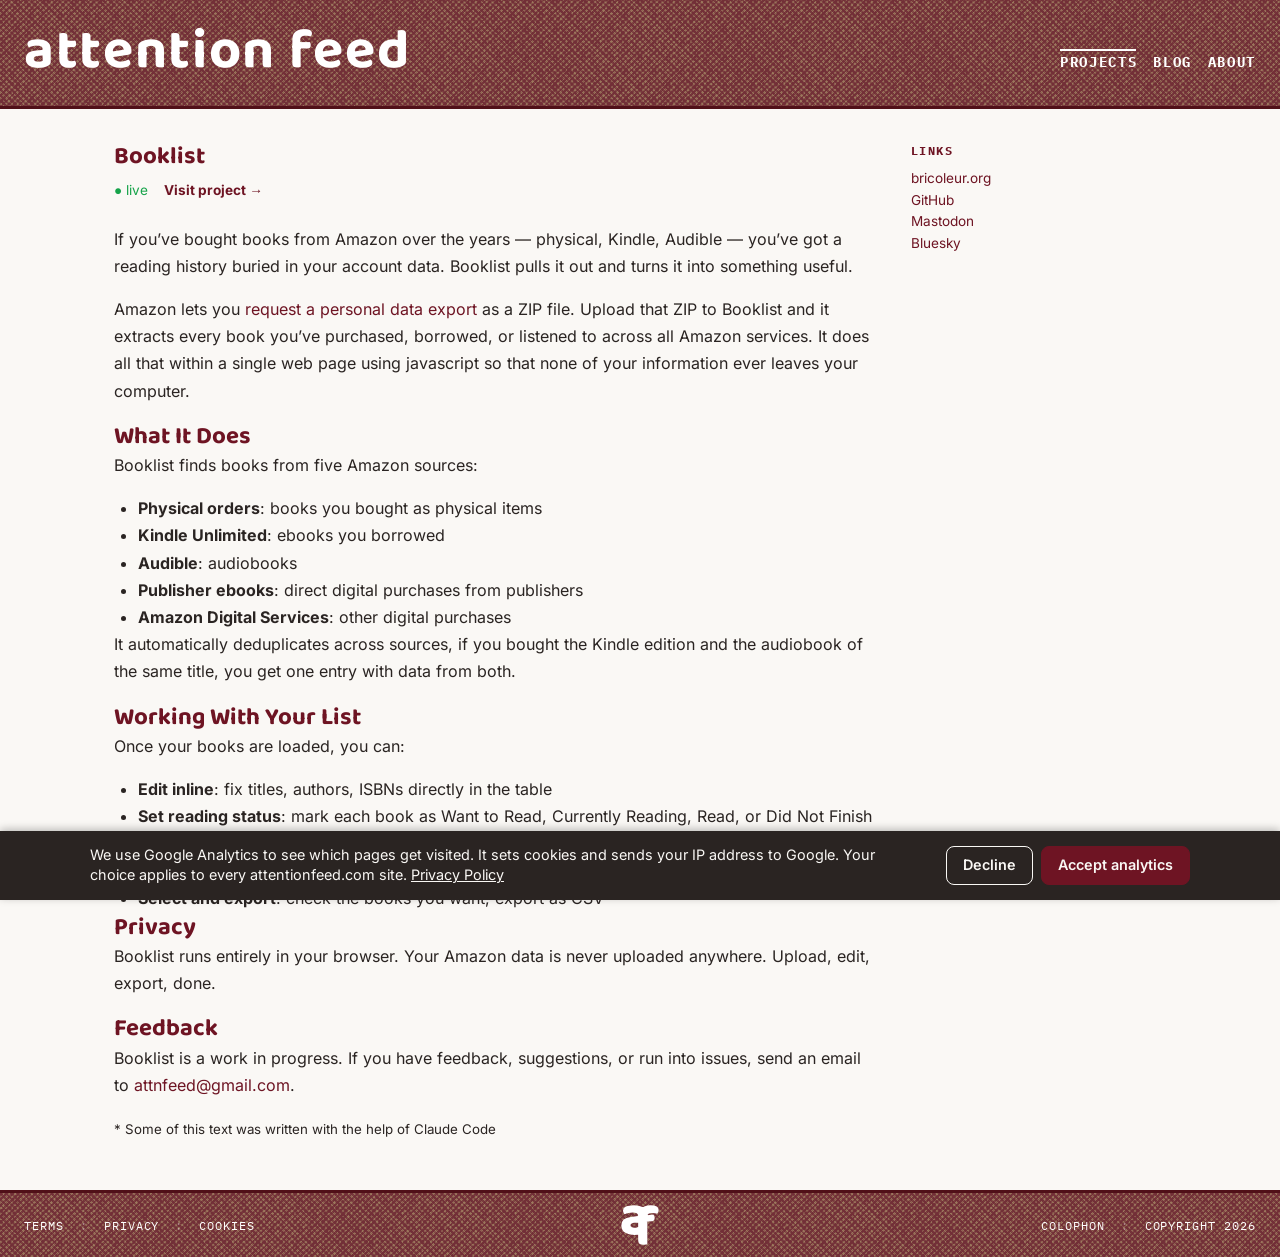
<file: projects/booklist/index.html>
<!DOCTYPE html><html lang="en"> <head><!-- Google Analytics loads only after consent; see /shared/consent.js --><script src="/shared/consent.js" data-ga-id="G-BGDPXJFXEV" defer></script><meta charset="UTF-8"><meta name="viewport" content="width=device-width, initial-scale=1.0"><title>Booklist — Attention Feed</title><script src="/shared/shared.js" defer></script><link rel="stylesheet" href="/_astro/BaseLayout.D0tBnWHr.css">
<style>.post-entry[data-astro-cid-7k3jhgdu]{border-left:3px solid var(--color-border);padding:var(--space-4) var(--space-4);transition:border-color .15s ease}.post-entry[data-astro-cid-7k3jhgdu]:hover{border-left-color:var(--color-primary)}h3[data-astro-cid-7k3jhgdu]{font-size:var(--text-lg);margin-bottom:var(--space-1)}.meta[data-astro-cid-7k3jhgdu]{font-size:var(--text-xs);color:var(--color-text-muted)}.excerpt[data-astro-cid-7k3jhgdu]{font-size:var(--text-sm);color:var(--color-text-secondary);margin-top:var(--space-1)}.read-more[data-astro-cid-7k3jhgdu]{font-family:IBM Plex Mono,monospace;font-size:var(--text-xs);text-transform:uppercase;letter-spacing:.08em;margin-top:var(--space-2);display:inline-block}
h1[data-astro-cid-ovxcmftc]{margin-bottom:var(--space-2)}.project-meta[data-astro-cid-ovxcmftc]{display:flex;align-items:center;gap:var(--space-4);margin-bottom:var(--space-5);font-size:var(--text-sm)}.status-live[data-astro-cid-ovxcmftc]{color:var(--color-status-live)}.status-wip[data-astro-cid-ovxcmftc]{color:var(--color-text-muted)}.external-link[data-astro-cid-ovxcmftc]{color:var(--color-primary);font-weight:700}.prose[data-astro-cid-ovxcmftc]{line-height:1.7}.prose[data-astro-cid-ovxcmftc] p{margin-bottom:var(--space-4)}.related-posts[data-astro-cid-ovxcmftc]{margin-top:var(--space-7);padding-top:var(--space-5);border-top:1px solid var(--color-border)}.related-posts[data-astro-cid-ovxcmftc] h2[data-astro-cid-ovxcmftc]{margin-bottom:var(--space-3)}
</style></head> <body> <af-header base-url="/"> <a href="/" class="active" aria-current="page"> Projects </a><a href="/blog"> Blog </a><a href="/about"> About </a> </af-header>  <div class="page-layout" data-astro-cid-ovxcmftc> <main class="main-content" data-astro-cid-ovxcmftc> <article data-astro-cid-ovxcmftc> <h1 data-astro-cid-ovxcmftc>Booklist</h1> <div class="project-meta" data-astro-cid-ovxcmftc> <span class="status status-live" data-astro-cid-ovxcmftc>● live</span>  <a href="https://booklist.attentionfeed.com" class="external-link" target="_blank" rel="noopener" data-astro-cid-ovxcmftc>
Visit project →
</a>  </div> <div class="prose" data-astro-cid-ovxcmftc> <p>If you’ve bought books from Amazon over the years — physical, Kindle, Audible — you’ve got a reading history buried in your account data. Booklist pulls it out and turns it into something useful.</p>
<p>Amazon lets you <a href="https://www.amazon.com/gp/privacycentral">request a personal data export</a> as a ZIP file. Upload that ZIP to Booklist and it extracts every book you’ve purchased, borrowed, or listened to across all Amazon services. It does all that within a single web page using javascript so that none of your information ever leaves your computer.</p>
<h2 id="what-it-does">What It Does</h2>
<p>Booklist finds books from five Amazon sources:</p>
<ul>
<li><strong>Physical orders</strong>: books you bought as physical items</li>
<li><strong>Kindle Unlimited</strong>: ebooks you borrowed</li>
<li><strong>Audible</strong>: audiobooks</li>
<li><strong>Publisher ebooks</strong>: direct digital purchases from publishers</li>
<li><strong>Amazon Digital Services</strong>: other digital purchases</li>
</ul>
<p>It automatically deduplicates across sources, if you bought the Kindle edition and the audiobook of the same title, you get one entry with data from both.</p>
<h2 id="working-with-your-list">Working With Your List</h2>
<p>Once your books are loaded, you can:</p>
<ul>
<li><strong>Edit inline</strong>: fix titles, authors, ISBNs directly in the table</li>
<li><strong>Set reading status</strong>: mark each book as Want to Read, Currently Reading, Read, or Did Not Finish</li>
<li><strong>Look up authors</strong>: Booklist queries the <a href="https://openlibrary.org/">Open Library API</a> to fill in missing author names and ISBNs automatically</li>
<li><strong>Select and export</strong>: check the books you want, export as CSV</li>
</ul>
<h2 id="privacy">Privacy</h2>
<p>Booklist runs entirely in your browser. Your Amazon data is never uploaded anywhere. Upload, edit, export, done.</p>
<h2 id="feedback">Feedback</h2>
<p>Booklist is a work in progress. If you have feedback, suggestions, or run into issues, send an email to <a href="mailto:attnfeed@gmail.com">attnfeed@gmail.com</a>.</p>
<p><small>* Some of this text was written with the help of Claude Code</small></p> </div> </article>  </main> <aside class="sidebar">  <div class="sidebar-widget"> <h4>Links</h4> <div><a href="https://www.bricoleur.org/" target="_blank" rel="noopener">bricoleur.org</a></div><div><a href="https://github.com/amac0" target="_blank" rel="noopener">GitHub</a></div><div><a href="https://mastodon.social/@amac" target="_blank" rel="noopener">Mastodon</a></div><div><a href="https://bsky.app/profile/amac0.bsky.social" target="_blank" rel="noopener">Bluesky</a></div> </div>  </aside> </div>  <af-footer base-url="/"></af-footer> </body></html>
</file>
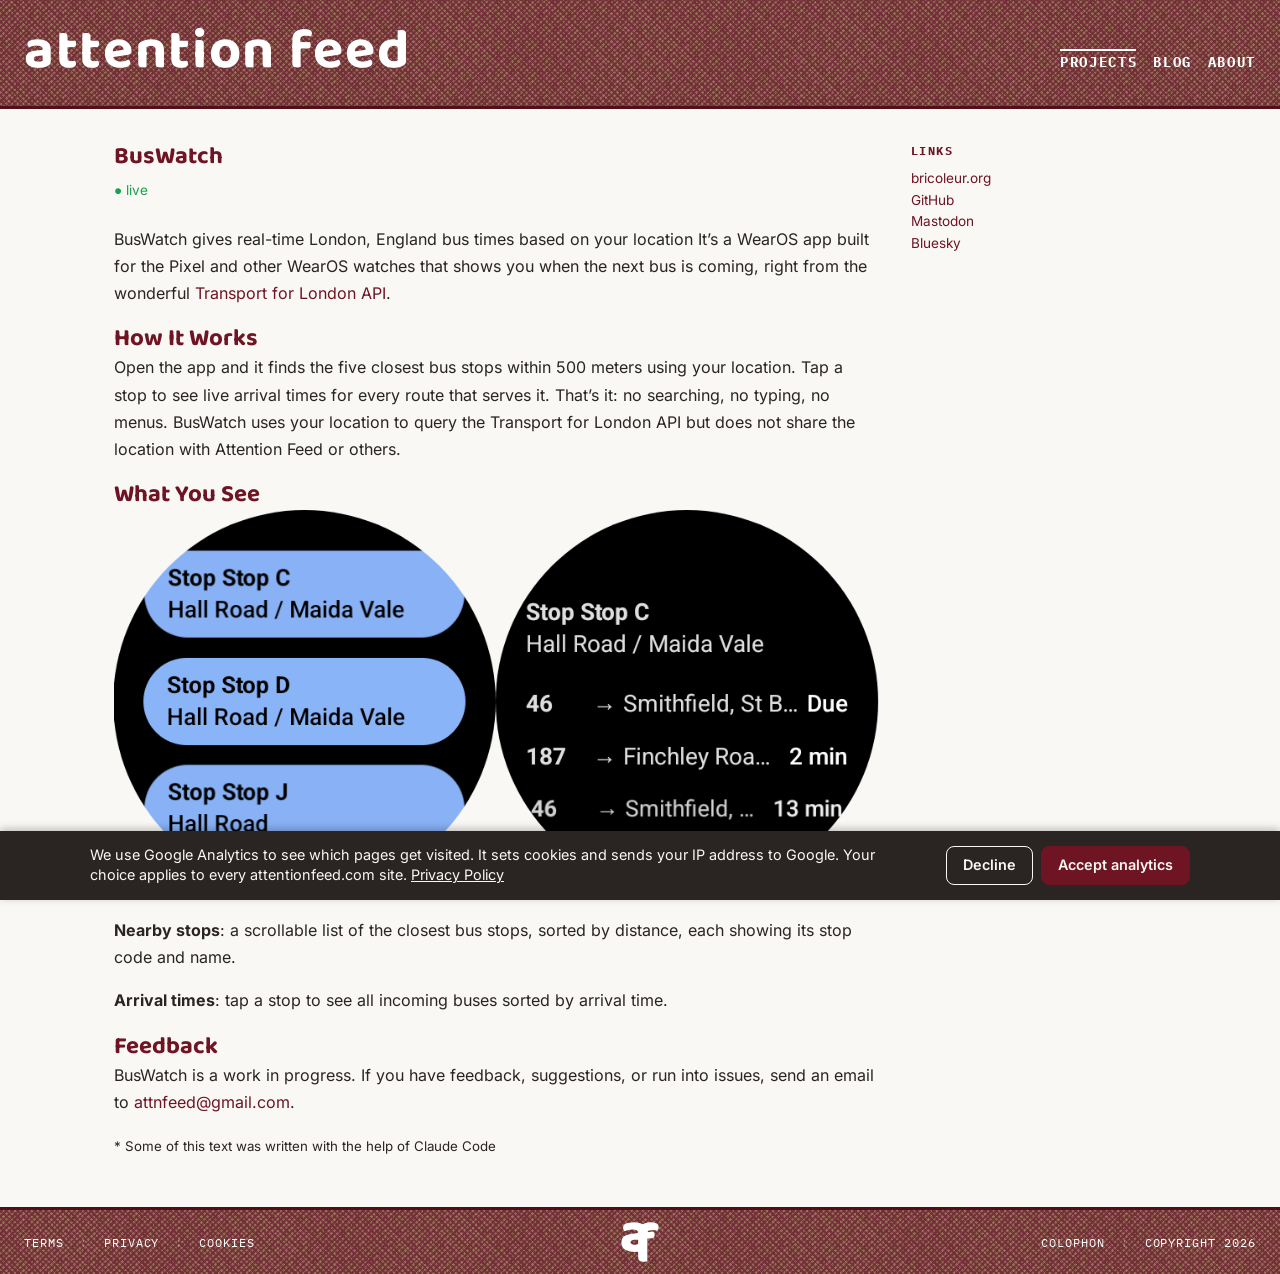
<file: projects/buswatch/index.html>
<!DOCTYPE html><html lang="en"> <head><!-- Google Analytics loads only after consent; see /shared/consent.js --><script src="/shared/consent.js" data-ga-id="G-BGDPXJFXEV" defer></script><meta charset="UTF-8"><meta name="viewport" content="width=device-width, initial-scale=1.0"><title>BusWatch — Attention Feed</title><script src="/shared/shared.js" defer></script><link rel="stylesheet" href="/_astro/BaseLayout.D0tBnWHr.css">
<style>.post-entry[data-astro-cid-7k3jhgdu]{border-left:3px solid var(--color-border);padding:var(--space-4) var(--space-4);transition:border-color .15s ease}.post-entry[data-astro-cid-7k3jhgdu]:hover{border-left-color:var(--color-primary)}h3[data-astro-cid-7k3jhgdu]{font-size:var(--text-lg);margin-bottom:var(--space-1)}.meta[data-astro-cid-7k3jhgdu]{font-size:var(--text-xs);color:var(--color-text-muted)}.excerpt[data-astro-cid-7k3jhgdu]{font-size:var(--text-sm);color:var(--color-text-secondary);margin-top:var(--space-1)}.read-more[data-astro-cid-7k3jhgdu]{font-family:IBM Plex Mono,monospace;font-size:var(--text-xs);text-transform:uppercase;letter-spacing:.08em;margin-top:var(--space-2);display:inline-block}
h1[data-astro-cid-ovxcmftc]{margin-bottom:var(--space-2)}.project-meta[data-astro-cid-ovxcmftc]{display:flex;align-items:center;gap:var(--space-4);margin-bottom:var(--space-5);font-size:var(--text-sm)}.status-live[data-astro-cid-ovxcmftc]{color:var(--color-status-live)}.status-wip[data-astro-cid-ovxcmftc]{color:var(--color-text-muted)}.external-link[data-astro-cid-ovxcmftc]{color:var(--color-primary);font-weight:700}.prose[data-astro-cid-ovxcmftc]{line-height:1.7}.prose[data-astro-cid-ovxcmftc] p{margin-bottom:var(--space-4)}.related-posts[data-astro-cid-ovxcmftc]{margin-top:var(--space-7);padding-top:var(--space-5);border-top:1px solid var(--color-border)}.related-posts[data-astro-cid-ovxcmftc] h2[data-astro-cid-ovxcmftc]{margin-bottom:var(--space-3)}
</style></head> <body> <af-header base-url="/"> <a href="/" class="active" aria-current="page"> Projects </a><a href="/blog"> Blog </a><a href="/about"> About </a> </af-header>  <div class="page-layout" data-astro-cid-ovxcmftc> <main class="main-content" data-astro-cid-ovxcmftc> <article data-astro-cid-ovxcmftc> <h1 data-astro-cid-ovxcmftc>BusWatch</h1> <div class="project-meta" data-astro-cid-ovxcmftc> <span class="status status-live" data-astro-cid-ovxcmftc>● live</span>    </div> <div class="prose" data-astro-cid-ovxcmftc> <p>BusWatch gives real-time London, England bus times based on your location It’s a WearOS app built for the Pixel and other WearOS watches that shows you when the next bus is coming, right from the wonderful <a href="https://api.tfl.gov.uk/">Transport for London API</a>.</p>
<h2 id="how-it-works">How It Works</h2>
<p>Open the app and it finds the five closest bus stops within 500 meters using your location. Tap a stop to see live arrival times for every route that serves it. That’s it: no searching, no typing, no menus. BusWatch uses your location to query the Transport for London API but does not share the location with Attention Feed or others.</p>
<h2 id="what-you-see">What You See</h2>
<p><img src="/images/buswatch.png" alt="BusWatch screenshots"></p>
<p><strong>Nearby stops</strong>: a scrollable list of the closest bus stops, sorted by distance, each showing its stop code and name.</p>
<p><strong>Arrival times</strong>: tap a stop to see all incoming buses sorted by arrival time.</p>
<h2 id="feedback">Feedback</h2>
<p>BusWatch is a work in progress. If you have feedback, suggestions, or run into issues, send an email to <a href="mailto:attnfeed@gmail.com">attnfeed@gmail.com</a>.</p>
<p><small>* Some of this text was written with the help of Claude Code</small></p> </div> </article>  </main> <aside class="sidebar">  <div class="sidebar-widget"> <h4>Links</h4> <div><a href="https://www.bricoleur.org/" target="_blank" rel="noopener">bricoleur.org</a></div><div><a href="https://github.com/amac0" target="_blank" rel="noopener">GitHub</a></div><div><a href="https://mastodon.social/@amac" target="_blank" rel="noopener">Mastodon</a></div><div><a href="https://bsky.app/profile/amac0.bsky.social" target="_blank" rel="noopener">Bluesky</a></div> </div>  </aside> </div>  <af-footer base-url="/"></af-footer> </body></html>
</file>
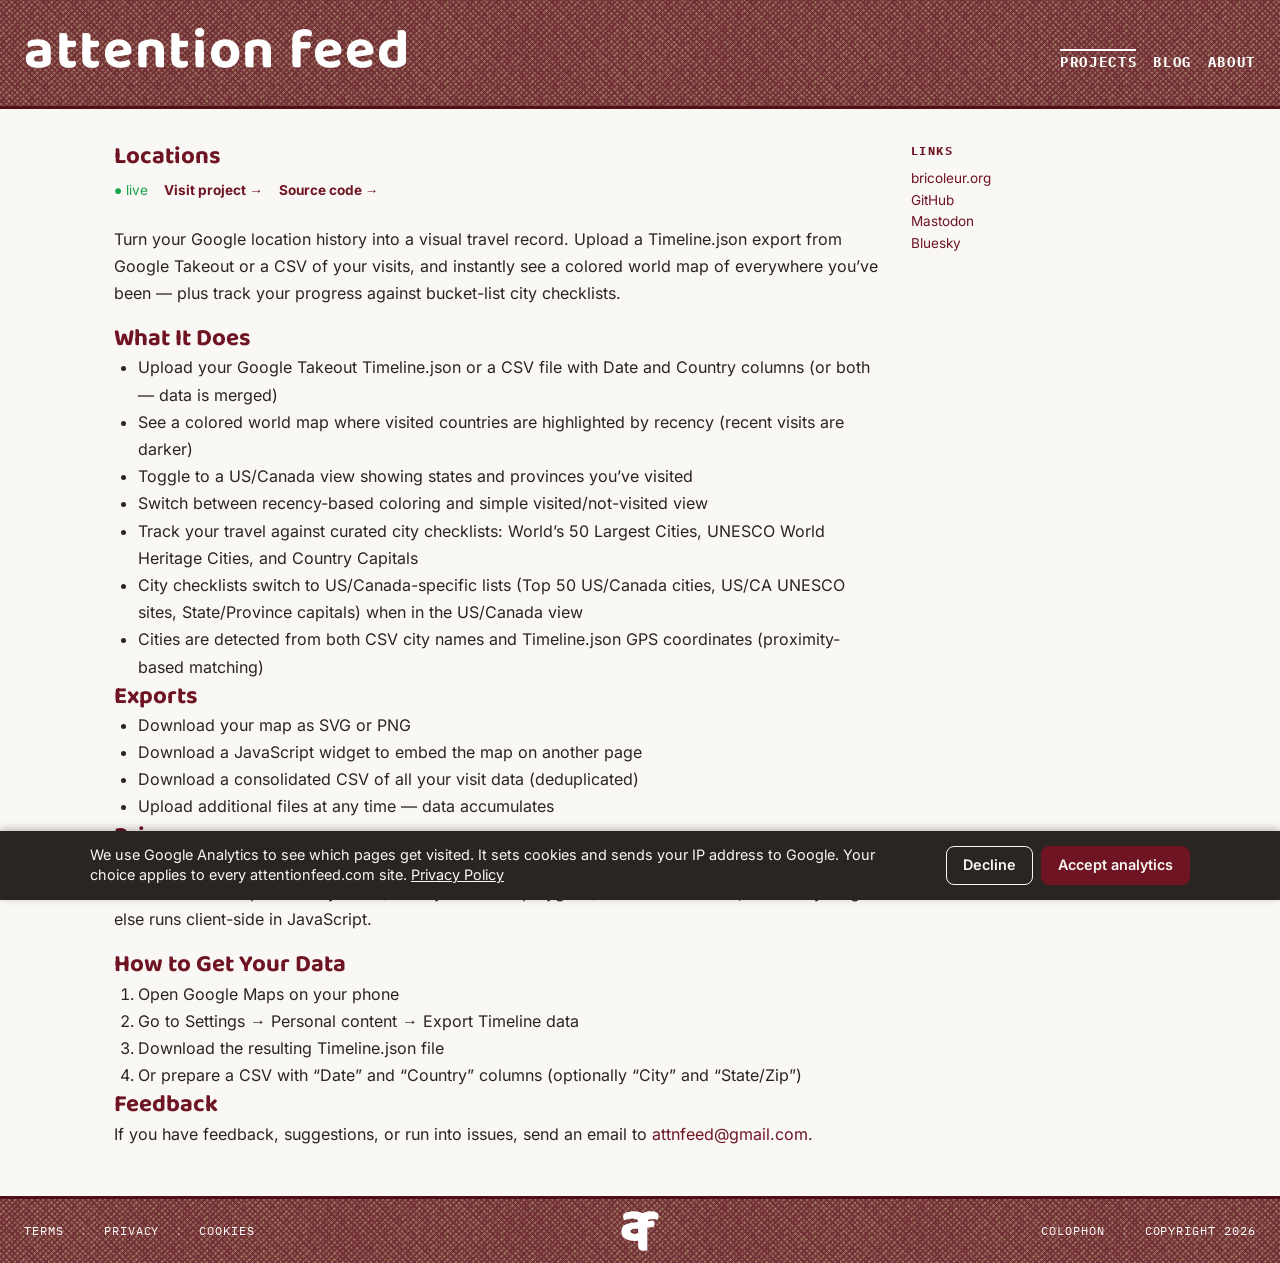
<file: projects/locations/index.html>
<!DOCTYPE html><html lang="en"> <head><!-- Google Analytics loads only after consent; see /shared/consent.js --><script src="/shared/consent.js" data-ga-id="G-BGDPXJFXEV" defer></script><meta charset="UTF-8"><meta name="viewport" content="width=device-width, initial-scale=1.0"><title>Locations — Attention Feed</title><script src="/shared/shared.js" defer></script><link rel="stylesheet" href="/_astro/BaseLayout.D0tBnWHr.css">
<style>.post-entry[data-astro-cid-7k3jhgdu]{border-left:3px solid var(--color-border);padding:var(--space-4) var(--space-4);transition:border-color .15s ease}.post-entry[data-astro-cid-7k3jhgdu]:hover{border-left-color:var(--color-primary)}h3[data-astro-cid-7k3jhgdu]{font-size:var(--text-lg);margin-bottom:var(--space-1)}.meta[data-astro-cid-7k3jhgdu]{font-size:var(--text-xs);color:var(--color-text-muted)}.excerpt[data-astro-cid-7k3jhgdu]{font-size:var(--text-sm);color:var(--color-text-secondary);margin-top:var(--space-1)}.read-more[data-astro-cid-7k3jhgdu]{font-family:IBM Plex Mono,monospace;font-size:var(--text-xs);text-transform:uppercase;letter-spacing:.08em;margin-top:var(--space-2);display:inline-block}
h1[data-astro-cid-ovxcmftc]{margin-bottom:var(--space-2)}.project-meta[data-astro-cid-ovxcmftc]{display:flex;align-items:center;gap:var(--space-4);margin-bottom:var(--space-5);font-size:var(--text-sm)}.status-live[data-astro-cid-ovxcmftc]{color:var(--color-status-live)}.status-wip[data-astro-cid-ovxcmftc]{color:var(--color-text-muted)}.external-link[data-astro-cid-ovxcmftc]{color:var(--color-primary);font-weight:700}.prose[data-astro-cid-ovxcmftc]{line-height:1.7}.prose[data-astro-cid-ovxcmftc] p{margin-bottom:var(--space-4)}.related-posts[data-astro-cid-ovxcmftc]{margin-top:var(--space-7);padding-top:var(--space-5);border-top:1px solid var(--color-border)}.related-posts[data-astro-cid-ovxcmftc] h2[data-astro-cid-ovxcmftc]{margin-bottom:var(--space-3)}
</style></head> <body> <af-header base-url="/"> <a href="/" class="active" aria-current="page"> Projects </a><a href="/blog"> Blog </a><a href="/about"> About </a> </af-header>  <div class="page-layout" data-astro-cid-ovxcmftc> <main class="main-content" data-astro-cid-ovxcmftc> <article data-astro-cid-ovxcmftc> <h1 data-astro-cid-ovxcmftc>Locations</h1> <div class="project-meta" data-astro-cid-ovxcmftc> <span class="status status-live" data-astro-cid-ovxcmftc>● live</span>  <a href="https://locations.attentionfeed.com/" class="external-link" target="_blank" rel="noopener" data-astro-cid-ovxcmftc>
Visit project →
</a> <a href="https://github.com/amac0/locations" class="external-link" target="_blank" rel="noopener" data-astro-cid-ovxcmftc>
Source code →
</a> </div> <div class="prose" data-astro-cid-ovxcmftc> <p>Turn your Google location history into a visual travel record. Upload a Timeline.json export from Google Takeout or a CSV of your visits, and instantly see a colored world map of everywhere you’ve been — plus track your progress against bucket-list city checklists.</p>
<h2 id="what-it-does">What It Does</h2>
<ul>
<li>Upload your Google Takeout Timeline.json or a CSV file with Date and Country columns (or both — data is merged)</li>
<li>See a colored world map where visited countries are highlighted by recency (recent visits are darker)</li>
<li>Toggle to a US/Canada view showing states and provinces you’ve visited</li>
<li>Switch between recency-based coloring and simple visited/not-visited view</li>
<li>Track your travel against curated city checklists: World’s 50 Largest Cities, UNESCO World Heritage Cities, and Country Capitals</li>
<li>City checklists switch to US/Canada-specific lists (Top 50 US/Canada cities, US/CA UNESCO sites, State/Province capitals) when in the US/Canada view</li>
<li>Cities are detected from both CSV city names and Timeline.json GPS coordinates (proximity-based matching)</li>
</ul>
<h2 id="exports">Exports</h2>
<ul>
<li>Download your map as SVG or PNG</li>
<li>Download a JavaScript widget to embed the map on another page</li>
<li>Download a consolidated CSV of all your visit data (deduplicated)</li>
<li>Upload additional files at any time — data accumulates</li>
</ul>
<h2 id="privacy">Privacy</h2>
<p>All processing happens entirely in your browser. Your location data is never uploaded to any server. The tool loads map boundary data (country and state polygons) from the site itself, and everything else runs client-side in JavaScript.</p>
<h2 id="how-to-get-your-data">How to Get Your Data</h2>
<ol>
<li>Open Google Maps on your phone</li>
<li>Go to Settings → Personal content → Export Timeline data</li>
<li>Download the resulting Timeline.json file</li>
<li>Or prepare a CSV with “Date” and “Country” columns (optionally “City” and “State/Zip”)</li>
</ol>
<h2 id="feedback">Feedback</h2>
<p>If you have feedback, suggestions, or run into issues, send an email to <a href="mailto:attnfeed@gmail.com">attnfeed@gmail.com</a>.</p> </div> </article>  </main> <aside class="sidebar">  <div class="sidebar-widget"> <h4>Links</h4> <div><a href="https://www.bricoleur.org/" target="_blank" rel="noopener">bricoleur.org</a></div><div><a href="https://github.com/amac0" target="_blank" rel="noopener">GitHub</a></div><div><a href="https://mastodon.social/@amac" target="_blank" rel="noopener">Mastodon</a></div><div><a href="https://bsky.app/profile/amac0.bsky.social" target="_blank" rel="noopener">Bluesky</a></div> </div>  </aside> </div>  <af-footer base-url="/"></af-footer> </body></html>
</file>
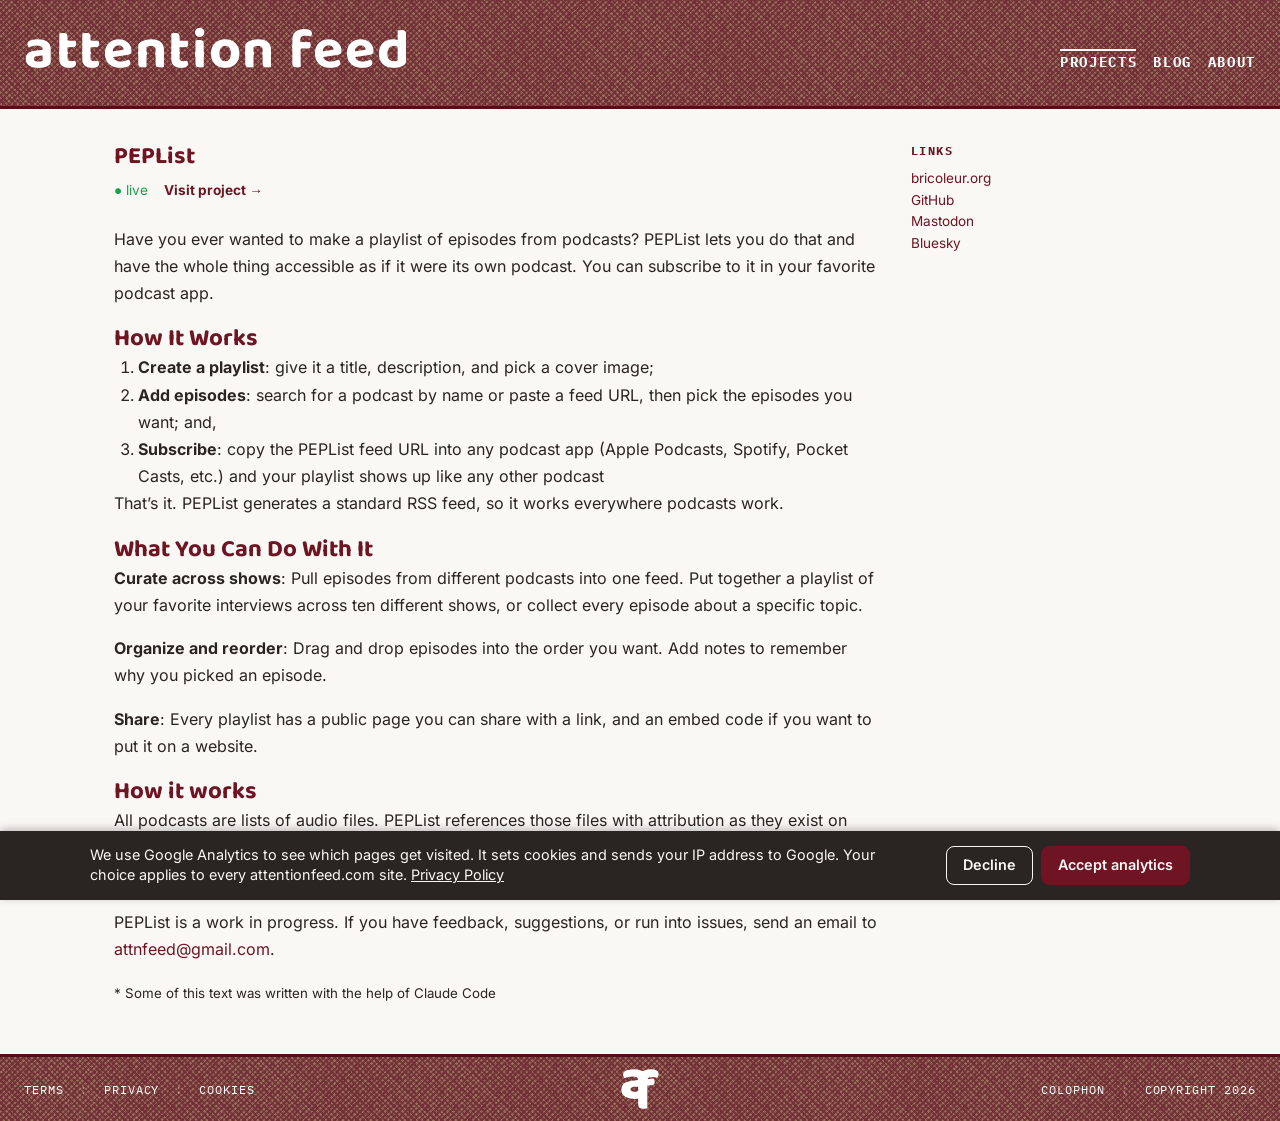
<file: projects/peplist/index.html>
<!DOCTYPE html><html lang="en"> <head><!-- Google Analytics loads only after consent; see /shared/consent.js --><script src="/shared/consent.js" data-ga-id="G-BGDPXJFXEV" defer></script><meta charset="UTF-8"><meta name="viewport" content="width=device-width, initial-scale=1.0"><title>PEPList — Attention Feed</title><script src="/shared/shared.js" defer></script><link rel="stylesheet" href="/_astro/BaseLayout.D0tBnWHr.css">
<style>.post-entry[data-astro-cid-7k3jhgdu]{border-left:3px solid var(--color-border);padding:var(--space-4) var(--space-4);transition:border-color .15s ease}.post-entry[data-astro-cid-7k3jhgdu]:hover{border-left-color:var(--color-primary)}h3[data-astro-cid-7k3jhgdu]{font-size:var(--text-lg);margin-bottom:var(--space-1)}.meta[data-astro-cid-7k3jhgdu]{font-size:var(--text-xs);color:var(--color-text-muted)}.excerpt[data-astro-cid-7k3jhgdu]{font-size:var(--text-sm);color:var(--color-text-secondary);margin-top:var(--space-1)}.read-more[data-astro-cid-7k3jhgdu]{font-family:IBM Plex Mono,monospace;font-size:var(--text-xs);text-transform:uppercase;letter-spacing:.08em;margin-top:var(--space-2);display:inline-block}
h1[data-astro-cid-ovxcmftc]{margin-bottom:var(--space-2)}.project-meta[data-astro-cid-ovxcmftc]{display:flex;align-items:center;gap:var(--space-4);margin-bottom:var(--space-5);font-size:var(--text-sm)}.status-live[data-astro-cid-ovxcmftc]{color:var(--color-status-live)}.status-wip[data-astro-cid-ovxcmftc]{color:var(--color-text-muted)}.external-link[data-astro-cid-ovxcmftc]{color:var(--color-primary);font-weight:700}.prose[data-astro-cid-ovxcmftc]{line-height:1.7}.prose[data-astro-cid-ovxcmftc] p{margin-bottom:var(--space-4)}.related-posts[data-astro-cid-ovxcmftc]{margin-top:var(--space-7);padding-top:var(--space-5);border-top:1px solid var(--color-border)}.related-posts[data-astro-cid-ovxcmftc] h2[data-astro-cid-ovxcmftc]{margin-bottom:var(--space-3)}
</style></head> <body> <af-header base-url="/"> <a href="/" class="active" aria-current="page"> Projects </a><a href="/blog"> Blog </a><a href="/about"> About </a> </af-header>  <div class="page-layout" data-astro-cid-ovxcmftc> <main class="main-content" data-astro-cid-ovxcmftc> <article data-astro-cid-ovxcmftc> <h1 data-astro-cid-ovxcmftc>PEPList</h1> <div class="project-meta" data-astro-cid-ovxcmftc> <span class="status status-live" data-astro-cid-ovxcmftc>● live</span>  <a href="https://peplist.attentionfeed.com" class="external-link" target="_blank" rel="noopener" data-astro-cid-ovxcmftc>
Visit project →
</a>  </div> <div class="prose" data-astro-cid-ovxcmftc> <p>Have you ever wanted to make a playlist of episodes from podcasts? PEPList lets you do that and have the whole thing accessible as if it were its own podcast. You can subscribe to it in your favorite podcast app.</p>
<h2 id="how-it-works">How It Works</h2>
<ol>
<li><strong>Create a playlist</strong>: give it a title, description, and pick a cover image;</li>
<li><strong>Add episodes</strong>: search for a podcast by name or paste a feed URL, then pick the episodes you want; and,</li>
<li><strong>Subscribe</strong>: copy the PEPList feed URL into any podcast app (Apple Podcasts, Spotify, Pocket Casts, etc.) and your playlist shows up like any other podcast</li>
</ol>
<p>That’s it. PEPList generates a standard RSS feed, so it works everywhere podcasts work.</p>
<h2 id="what-you-can-do-with-it">What You Can Do With It</h2>
<p><strong>Curate across shows</strong>: Pull episodes from different podcasts into one feed. Put together a playlist of your favorite interviews across ten different shows, or collect every episode about a specific topic.</p>
<p><strong>Organize and reorder</strong>: Drag and drop episodes into the order you want. Add notes to remember why you picked an episode.</p>
<p><strong>Share</strong>: Every playlist has a public page you can share with a link, and an embed code if you want to put it on a website.</p>
<h2 id="how-it-works-1">How it works</h2>
<p>All podcasts are lists of audio files. PEPList references those files with attribution as they exist on their original podcasts. It does not copy or alter any episodes.</p>
<h2 id="feedback">Feedback</h2>
<p>PEPList is a work in progress. If you have feedback, suggestions, or run into issues, send an email to <a href="mailto:attnfeed@gmail.com">attnfeed@gmail.com</a>.</p>
<p><small>* Some of this text was written with the help of Claude Code</small></p> </div> </article>  </main> <aside class="sidebar">  <div class="sidebar-widget"> <h4>Links</h4> <div><a href="https://www.bricoleur.org/" target="_blank" rel="noopener">bricoleur.org</a></div><div><a href="https://github.com/amac0" target="_blank" rel="noopener">GitHub</a></div><div><a href="https://mastodon.social/@amac" target="_blank" rel="noopener">Mastodon</a></div><div><a href="https://bsky.app/profile/amac0.bsky.social" target="_blank" rel="noopener">Bluesky</a></div> </div>  </aside> </div>  <af-footer base-url="/"></af-footer> </body></html>
</file>
<file: _astro/BaseLayout.D0tBnWHr.css>
@font-face{font-family:"Baloo 2";font-style:normal;font-weight:700;font-display:swap;src:url(/_astro/baloo-2-700-devanagari.D37Te3iF.woff2) format("woff2");unicode-range:U+0900-097F,U+1CD0-1CF9,U+200C-200D,U+20A8,U+20B9,U+20F0,U+25CC,U+A830-A839,U+A8E0-A8FF,U+11B00-11B09}@font-face{font-family:"Baloo 2";font-style:normal;font-weight:700;font-display:swap;src:url(/_astro/baloo-2-700-vietnamese.h4tlcePq.woff2) format("woff2");unicode-range:U+0102-0103,U+0110-0111,U+0128-0129,U+0168-0169,U+01A0-01A1,U+01AF-01B0,U+0300-0301,U+0303-0304,U+0308-0309,U+0323,U+0329,U+1EA0-1EF9,U+20AB}@font-face{font-family:"Baloo 2";font-style:normal;font-weight:700;font-display:swap;src:url(/_astro/baloo-2-700-latin-ext.Mlh7kdab.woff2) format("woff2");unicode-range:U+0100-02BA,U+02BD-02C5,U+02C7-02CC,U+02CE-02D7,U+02DD-02FF,U+0304,U+0308,U+0329,U+1D00-1DBF,U+1E00-1E9F,U+1EF2-1EFF,U+2020,U+20A0-20AB,U+20AD-20C0,U+2113,U+2C60-2C7F,U+A720-A7FF}@font-face{font-family:"Baloo 2";font-style:normal;font-weight:700;font-display:swap;src:url(/_astro/baloo-2-700-latin.CqTg7A15.woff2) format("woff2");unicode-range:U+0000-00FF,U+0131,U+0152-0153,U+02BB-02BC,U+02C6,U+02DA,U+02DC,U+0304,U+0308,U+0329,U+2000-206F,U+20AC,U+2122,U+2191,U+2193,U+2212,U+2215,U+FEFF,U+FFFD}@font-face{font-family:IBM Plex Mono;font-style:normal;font-weight:400;font-display:swap;src:url(/_astro/ibm-plex-mono-400-cyrillic-ext.xuaO2J-f.woff2) format("woff2");unicode-range:U+0460-052F,U+1C80-1C8A,U+20B4,U+2DE0-2DFF,U+A640-A69F,U+FE2E-FE2F}@font-face{font-family:IBM Plex Mono;font-style:normal;font-weight:400;font-display:swap;src:url(/_astro/ibm-plex-mono-400-cyrillic.BSMlKf0J.woff2) format("woff2");unicode-range:U+0301,U+0400-045F,U+0490-0491,U+04B0-04B1,U+2116}@font-face{font-family:IBM Plex Mono;font-style:normal;font-weight:400;font-display:swap;src:url(/_astro/ibm-plex-mono-400-vietnamese.BulugwFq.woff2) format("woff2");unicode-range:U+0102-0103,U+0110-0111,U+0128-0129,U+0168-0169,U+01A0-01A1,U+01AF-01B0,U+0300-0301,U+0303-0304,U+0308-0309,U+0323,U+0329,U+1EA0-1EF9,U+20AB}@font-face{font-family:IBM Plex Mono;font-style:normal;font-weight:400;font-display:swap;src:url(/_astro/ibm-plex-mono-400-latin-ext.BmRBH3aV.woff2) format("woff2");unicode-range:U+0100-02BA,U+02BD-02C5,U+02C7-02CC,U+02CE-02D7,U+02DD-02FF,U+0304,U+0308,U+0329,U+1D00-1DBF,U+1E00-1E9F,U+1EF2-1EFF,U+2020,U+20A0-20AB,U+20AD-20C0,U+2113,U+2C60-2C7F,U+A720-A7FF}@font-face{font-family:IBM Plex Mono;font-style:normal;font-weight:400;font-display:swap;src:url(/_astro/ibm-plex-mono-400-latin.DMJ8VG8y.woff2) format("woff2");unicode-range:U+0000-00FF,U+0131,U+0152-0153,U+02BB-02BC,U+02C6,U+02DA,U+02DC,U+0304,U+0308,U+0329,U+2000-206F,U+20AC,U+2122,U+2191,U+2193,U+2212,U+2215,U+FEFF,U+FFFD}@font-face{font-family:IBM Plex Mono;font-style:normal;font-weight:700;font-display:swap;src:url(/_astro/ibm-plex-mono-700-cyrillic-ext.BDQ-w_bc.woff2) format("woff2");unicode-range:U+0460-052F,U+1C80-1C8A,U+20B4,U+2DE0-2DFF,U+A640-A69F,U+FE2E-FE2F}@font-face{font-family:IBM Plex Mono;font-style:normal;font-weight:700;font-display:swap;src:url(/_astro/ibm-plex-mono-700-cyrillic.Bp80XfeI.woff2) format("woff2");unicode-range:U+0301,U+0400-045F,U+0490-0491,U+04B0-04B1,U+2116}@font-face{font-family:IBM Plex Mono;font-style:normal;font-weight:700;font-display:swap;src:url(/_astro/ibm-plex-mono-700-vietnamese.apsD3J7v.woff2) format("woff2");unicode-range:U+0102-0103,U+0110-0111,U+0128-0129,U+0168-0169,U+01A0-01A1,U+01AF-01B0,U+0300-0301,U+0303-0304,U+0308-0309,U+0323,U+0329,U+1EA0-1EF9,U+20AB}@font-face{font-family:IBM Plex Mono;font-style:normal;font-weight:700;font-display:swap;src:url(/_astro/ibm-plex-mono-700-latin-ext.Dhimjc7-.woff2) format("woff2");unicode-range:U+0100-02BA,U+02BD-02C5,U+02C7-02CC,U+02CE-02D7,U+02DD-02FF,U+0304,U+0308,U+0329,U+1D00-1DBF,U+1E00-1E9F,U+1EF2-1EFF,U+2020,U+20A0-20AB,U+20AD-20C0,U+2113,U+2C60-2C7F,U+A720-A7FF}@font-face{font-family:IBM Plex Mono;font-style:normal;font-weight:700;font-display:swap;src:url(/_astro/ibm-plex-mono-700-latin.7sUh57Bg.woff2) format("woff2");unicode-range:U+0000-00FF,U+0131,U+0152-0153,U+02BB-02BC,U+02C6,U+02DA,U+02DC,U+0304,U+0308,U+0329,U+2000-206F,U+20AC,U+2122,U+2191,U+2193,U+2212,U+2215,U+FEFF,U+FFFD}@font-face{font-family:Inter;font-style:normal;font-weight:400 700;font-display:swap;src:url(/_astro/inter-400-cyrillic-ext.BOeWTOD4.woff2) format("woff2");unicode-range:U+0460-052F,U+1C80-1C8A,U+20B4,U+2DE0-2DFF,U+A640-A69F,U+FE2E-FE2F}@font-face{font-family:Inter;font-style:normal;font-weight:400 700;font-display:swap;src:url(/_astro/inter-400-cyrillic.DqGufNeO.woff2) format("woff2");unicode-range:U+0301,U+0400-045F,U+0490-0491,U+04B0-04B1,U+2116}@font-face{font-family:Inter;font-style:normal;font-weight:400 700;font-display:swap;src:url(/_astro/inter-400-greek-ext.DlzME5K_.woff2) format("woff2");unicode-range:U+1F00-1FFF}@font-face{font-family:Inter;font-style:normal;font-weight:400 700;font-display:swap;src:url(/_astro/inter-400-greek.CkhJZR-_.woff2) format("woff2");unicode-range:U+0370-0377,U+037A-037F,U+0384-038A,U+038C,U+038E-03A1,U+03A3-03FF}@font-face{font-family:Inter;font-style:normal;font-weight:400 700;font-display:swap;src:url(/_astro/inter-400-vietnamese.CBcvBZtf.woff2) format("woff2");unicode-range:U+0102-0103,U+0110-0111,U+0128-0129,U+0168-0169,U+01A0-01A1,U+01AF-01B0,U+0300-0301,U+0303-0304,U+0308-0309,U+0323,U+0329,U+1EA0-1EF9,U+20AB}@font-face{font-family:Inter;font-style:normal;font-weight:400 700;font-display:swap;src:url(/_astro/inter-400-latin-ext.DO1Apj_S.woff2) format("woff2");unicode-range:U+0100-02BA,U+02BD-02C5,U+02C7-02CC,U+02CE-02D7,U+02DD-02FF,U+0304,U+0308,U+0329,U+1D00-1DBF,U+1E00-1E9F,U+1EF2-1EFF,U+2020,U+20A0-20AB,U+20AD-20C0,U+2113,U+2C60-2C7F,U+A720-A7FF}@font-face{font-family:Inter;font-style:normal;font-weight:400 700;font-display:swap;src:url(/_astro/inter-400-latin.Dx4kXJAl.woff2) format("woff2");unicode-range:U+0000-00FF,U+0131,U+0152-0153,U+02BB-02BC,U+02C6,U+02DA,U+02DC,U+0304,U+0308,U+0329,U+2000-206F,U+20AC,U+2122,U+2191,U+2193,U+2212,U+2215,U+FEFF,U+FFFD}:root{--color-primary: #6e1423;--color-benday-bg: #A08060;--benday-pattern: url(data:image/svg+xml,%3Csvg%20xmlns%3D%22http%3A%2F%2Fwww.w3.org%2F2000%2Fsvg%22%20width%3D%2220%22%20height%3D%2220%22%3E%3Cpath%20d%3D%22M1.32%2C-0.43%20Q1.98%2C-0.62%202.64%2C-0.43%20Q3.30%2C-0.24%203.80%2C0.24%20Q4.29%2C0.72%204.51%2C1.39%20Q4.72%2C2.05%204.52%2C2.73%20Q4.31%2C3.40%203.83%2C3.91%20Q3.34%2C4.41%202.66%2C4.58%20Q1.98%2C4.75%201.29%2C4.59%20Q0.61%2C4.43%200.14%2C3.91%20Q-0.33%2C3.38%20-0.51%2C2.72%20Q-0.69%2C2.05%20-0.55%2C1.37%20Q-0.40%2C0.68%200.13%2C0.22%20Q0.66%2C-0.24%201.32%2C-0.43Z%22%20fill%3D%22%23722F37%22%20opacity%3D%220.05%22%2F%3E%3Cpath%20d%3D%22M1.37%2C-0.10%20Q1.98%2C-0.14%202.51%2C0.04%20Q3.04%2C0.22%203.59%2C0.51%20Q4.13%2C0.81%204.10%2C1.43%20Q4.06%2C2.05%203.99%2C2.61%20Q3.91%2C3.17%203.54%2C3.64%20Q3.17%2C4.11%202.57%2C4.11%20Q1.98%2C4.11%201.42%2C4.05%20Q0.86%2C3.99%200.60%2C3.50%20Q0.33%2C3.01%20-0.00%2C2.53%20Q-0.33%2C2.05%20-0.04%2C1.56%20Q0.26%2C1.06%200.51%2C0.50%20Q0.76%2C-0.06%201.37%2C-0.10Z%22%20fill%3D%22%23722F37%22%2F%3E%3Cpath%20d%3D%22M5.29%2C-0.42%20Q5.95%2C-0.54%206.59%2C-0.39%20Q7.22%2C-0.24%207.68%2C0.23%20Q8.14%2C0.70%208.33%2C1.34%20Q8.53%2C1.97%208.36%2C2.62%20Q8.19%2C3.26%207.72%2C3.75%20Q7.25%2C4.23%206.60%2C4.41%20Q5.95%2C4.59%205.30%2C4.40%20Q4.65%2C4.22%204.20%2C3.73%20Q3.75%2C3.24%203.58%2C2.60%20Q3.42%2C1.97%203.58%2C1.33%20Q3.74%2C0.69%204.19%2C0.20%20Q4.64%2C-0.30%205.29%2C-0.42Z%22%20fill%3D%22%23722F37%22%20opacity%3D%220.05%22%2F%3E%3Cpath%20d%3D%22M5.45%2C0.14%20Q5.95%2C0.03%206.46%2C0.11%20Q6.98%2C0.19%207.22%2C0.64%20Q7.46%2C1.09%207.73%2C1.53%20Q8.00%2C1.97%207.87%2C2.49%20Q7.74%2C3.00%207.31%2C3.29%20Q6.87%2C3.57%206.41%2C3.90%20Q5.95%2C4.23%205.42%2C4.02%20Q4.89%2C3.81%204.49%2C3.42%20Q4.09%2C3.04%203.84%2C2.50%20Q3.59%2C1.97%203.90%2C1.46%20Q4.20%2C0.96%204.58%2C0.61%20Q4.96%2C0.26%205.45%2C0.14Z%22%20fill%3D%22%23722F37%22%2F%3E%3Cpath%20d%3D%22M9.44%2C-0.34%20Q10.04%2C-0.52%2010.64%2C-0.34%20Q11.24%2C-0.16%2011.70%2C0.27%20Q12.15%2C0.70%2012.29%2C1.31%20Q12.43%2C1.92%2012.28%2C2.52%20Q12.14%2C3.13%2011.69%2C3.57%20Q11.24%2C4.00%2010.64%2C4.22%20Q10.04%2C4.43%209.42%2C4.25%20Q8.80%2C4.07%208.39%2C3.59%20Q7.99%2C3.10%207.76%2C2.51%20Q7.53%2C1.92%207.75%2C1.32%20Q7.96%2C0.72%208.40%2C0.28%20Q8.85%2C-0.15%209.44%2C-0.34Z%22%20fill%3D%22%23722F37%22%20opacity%3D%220.05%22%2F%3E%3Cpath%20d%3D%22M9.63%2C0.13%20Q10.04%2C-0.23%2010.55%2C-0.03%20Q11.05%2C0.17%2011.48%2C0.51%20Q11.91%2C0.84%2011.92%2C1.38%20Q11.93%2C1.92%2011.71%2C2.34%20Q11.49%2C2.76%2011.33%2C3.31%20Q11.16%2C3.86%2010.60%2C3.75%20Q10.04%2C3.63%209.52%2C3.68%20Q9.00%2C3.73%208.72%2C3.29%20Q8.44%2C2.84%208.34%2C2.38%20Q8.23%2C1.92%208.42%2C1.50%20Q8.61%2C1.09%208.91%2C0.79%20Q9.22%2C0.50%209.63%2C0.13Z%22%20fill%3D%22%23722F37%22%2F%3E%3Cpath%20d%3D%22M13.33%2C-0.46%20Q13.99%2C-0.59%2014.64%2C-0.43%20Q15.29%2C-0.28%2015.76%2C0.19%20Q16.24%2C0.67%2016.43%2C1.31%20Q16.63%2C1.96%2016.41%2C2.60%20Q16.20%2C3.24%2015.74%2C3.72%20Q15.28%2C4.20%2014.64%2C4.37%20Q13.99%2C4.55%2013.35%2C4.37%20Q12.71%2C4.19%2012.21%2C3.73%20Q11.71%2C3.28%2011.59%2C2.62%20Q11.48%2C1.96%2011.62%2C1.32%20Q11.77%2C0.68%2012.22%2C0.17%20Q12.66%2C-0.33%2013.33%2C-0.46Z%22%20fill%3D%22%23722F37%22%20opacity%3D%220.05%22%2F%3E%3Cpath%20d%3D%22M13.47%2C0.08%20Q13.99%2C-0.01%2014.57%2C-0.03%20Q15.15%2C-0.05%2015.42%2C0.47%20Q15.69%2C0.98%2015.94%2C1.47%20Q16.20%2C1.96%2015.87%2C2.41%20Q15.55%2C2.86%2015.34%2C3.40%20Q15.13%2C3.93%2014.56%2C4.08%20Q13.99%2C4.24%2013.55%2C3.87%20Q13.10%2C3.50%2012.68%2C3.23%20Q12.25%2C2.97%2012.03%2C2.46%20Q11.80%2C1.96%2011.89%2C1.38%20Q11.98%2C0.80%2012.47%2C0.48%20Q12.95%2C0.17%2013.47%2C0.08Z%22%20fill%3D%22%23722F37%22%2F%3E%3Cpath%20d%3D%22M17.45%2C-0.40%20Q18.08%2C-0.57%2018.71%2C-0.42%20Q19.35%2C-0.26%2019.77%2C0.23%20Q20.18%2C0.72%2020.39%2C1.33%20Q20.59%2C1.94%2020.42%2C2.56%20Q20.26%2C3.19%2019.78%2C3.63%20Q19.31%2C4.06%2018.69%2C4.24%20Q18.08%2C4.42%2017.47%2C4.24%20Q16.86%2C4.05%2016.40%2C3.61%20Q15.94%2C3.17%2015.77%2C2.55%20Q15.61%2C1.94%2015.79%2C1.33%20Q15.97%2C0.72%2016.40%2C0.24%20Q16.83%2C-0.23%2017.45%2C-0.40Z%22%20fill%3D%22%23722F37%22%20opacity%3D%220.05%22%2F%3E%3Cpath%20d%3D%22M17.53%2C-0.05%20Q18.08%2C-0.15%2018.61%2C-0.02%20Q19.13%2C0.11%2019.39%2C0.57%20Q19.64%2C1.03%2019.96%2C1.48%20Q20.27%2C1.94%2019.98%2C2.40%20Q19.69%2C2.87%2019.36%2C3.21%20Q19.02%2C3.56%2018.55%2C3.67%20Q18.08%2C3.78%2017.56%2C3.76%20Q17.04%2C3.73%2016.79%2C3.28%20Q16.53%2C2.83%2016.24%2C2.38%20Q15.95%2C1.94%2016.28%2C1.51%20Q16.62%2C1.09%2016.80%2C0.57%20Q16.99%2C0.04%2017.53%2C-0.05Z%22%20fill%3D%22%23722F37%22%2F%3E%3Cpath%20d%3D%22M1.34%2C3.47%20Q2.01%2C3.29%202.66%2C3.48%20Q3.32%2C3.67%203.83%2C4.14%20Q4.33%2C4.60%204.53%2C5.28%20Q4.73%2C5.95%204.56%2C6.64%20Q4.39%2C7.32%203.86%2C7.78%20Q3.32%2C8.23%202.66%2C8.43%20Q2.01%2C8.64%201.32%2C8.47%20Q0.64%2C8.31%200.17%2C7.80%20Q-0.31%2C7.28%20-0.48%2C6.61%20Q-0.66%2C5.95%20-0.48%2C5.28%20Q-0.31%2C4.61%200.19%2C4.13%20Q0.68%2C3.65%201.34%2C3.47Z%22%20fill%3D%22%23722F37%22%20opacity%3D%220.05%22%2F%3E%3Cpath%20d%3D%22M1.46%2C3.79%20Q2.01%2C3.53%202.50%2C3.87%20Q3.00%2C4.22%203.52%2C4.50%20Q4.03%2C4.78%204.08%2C5.36%20Q4.13%2C5.95%204.15%2C6.57%20Q4.17%2C7.20%203.61%2C7.48%20Q3.05%2C7.76%202.53%2C7.94%20Q2.01%2C8.12%201.43%2C8.03%20Q0.86%2C7.94%200.55%2C7.45%20Q0.24%2C6.97%200.20%2C6.46%20Q0.16%2C5.95%200.28%2C5.48%20Q0.40%2C5.02%200.65%2C4.53%20Q0.91%2C4.05%201.46%2C3.79Z%22%20fill%3D%22%23722F37%22%2F%3E%3Cpath%20d%3D%22M5.26%2C3.46%20Q5.93%2C3.22%206.61%2C3.47%20Q7.28%2C3.71%207.81%2C4.18%20Q8.35%2C4.65%208.48%2C5.35%20Q8.61%2C6.04%208.43%2C6.71%20Q8.24%2C7.37%207.77%2C7.90%20Q7.31%2C8.43%206.62%2C8.62%20Q5.93%2C8.82%205.24%2C8.63%20Q4.55%2C8.44%204.09%2C7.91%20Q3.62%2C7.38%203.37%2C6.71%20Q3.12%2C6.04%203.33%2C5.35%20Q3.55%2C4.67%204.07%2C4.19%20Q4.59%2C3.71%205.26%2C3.46Z%22%20fill%3D%22%23722F37%22%20opacity%3D%220.05%22%2F%3E%3Cpath%20d%3D%22M5.43%2C4.06%20Q5.93%2C3.83%206.50%2C3.96%20Q7.06%2C4.09%207.54%2C4.46%20Q8.02%2C4.84%208.01%2C5.44%20Q7.99%2C6.04%207.81%2C6.53%20Q7.63%2C7.02%207.27%2C7.38%20Q6.91%2C7.73%206.42%2C7.96%20Q5.93%2C8.19%205.45%2C7.95%20Q4.97%2C7.72%204.64%2C7.35%20Q4.31%2C6.98%203.85%2C6.51%20Q3.40%2C6.04%203.72%2C5.50%20Q4.04%2C4.95%204.48%2C4.62%20Q4.92%2C4.29%205.43%2C4.06Z%22%20fill%3D%22%23722F37%22%2F%3E%3Cpath%20d%3D%22M9.38%2C3.60%20Q10.02%2C3.40%2010.66%2C3.60%20Q11.31%2C3.80%2011.80%2C4.25%20Q12.30%2C4.70%2012.47%2C5.36%20Q12.65%2C6.02%2012.50%2C6.69%20Q12.35%2C7.36%2011.84%2C7.83%20Q11.33%2C8.29%2010.68%2C8.50%20Q10.02%2C8.70%209.35%2C8.53%20Q8.68%2C8.35%208.20%2C7.85%20Q7.73%2C7.34%207.57%2C6.68%20Q7.41%2C6.02%207.60%2C5.37%20Q7.79%2C4.73%208.27%2C4.26%20Q8.75%2C3.80%209.38%2C3.60Z%22%20fill%3D%22%23722F37%22%20opacity%3D%220.05%22%2F%3E%3Cpath%20d%3D%22M9.48%2C3.91%20Q10.02%2C3.68%2010.53%2C3.97%20Q11.04%2C4.26%2011.50%2C4.58%20Q11.96%2C4.90%2012.02%2C5.46%20Q12.08%2C6.02%2011.93%2C6.52%20Q11.78%2C7.03%2011.45%2C7.48%20Q11.13%2C7.93%2010.58%2C8.16%20Q10.02%2C8.38%209.46%2C8.18%20Q8.89%2C7.97%208.45%2C7.58%20Q8.01%2C7.18%208.11%2C6.60%20Q8.22%2C6.02%208.17%2C5.47%20Q8.13%2C4.92%208.54%2C4.53%20Q8.94%2C4.15%209.48%2C3.91Z%22%20fill%3D%22%23722F37%22%2F%3E%3Cpath%20d%3D%22M13.32%2C3.53%20Q13.98%2C3.36%2014.67%2C3.48%20Q15.35%2C3.61%2015.79%2C4.14%20Q16.23%2C4.68%2016.40%2C5.33%20Q16.57%2C5.97%2016.42%2C6.63%20Q16.27%2C7.29%2015.78%2C7.77%20Q15.30%2C8.25%2014.64%2C8.43%20Q13.98%2C8.61%2013.34%2C8.41%20Q12.69%2C8.21%2012.16%2C7.77%20Q11.64%2C7.33%2011.46%2C6.65%20Q11.29%2C5.97%2011.46%2C5.29%20Q11.62%2C4.61%2012.14%2C4.15%20Q12.67%2C3.69%2013.32%2C3.53Z%22%20fill%3D%22%23722F37%22%20opacity%3D%220.05%22%2F%3E%3Cpath%20d%3D%22M13.48%2C4.17%20Q13.98%2C4.10%2014.43%2C4.26%20Q14.88%2C4.43%2015.47%2C4.60%20Q16.06%2C4.77%2016.23%2C5.37%20Q16.39%2C5.97%2016.16%2C6.54%20Q15.93%2C7.10%2015.51%2C7.49%20Q15.09%2C7.88%2014.53%2C8.14%20Q13.98%2C8.40%2013.51%2C8.00%20Q13.04%2C7.60%2012.57%2C7.33%20Q12.10%2C7.06%2011.98%2C6.52%20Q11.86%2C5.97%2012.05%2C5.47%20Q12.24%2C4.97%2012.61%2C4.60%20Q12.98%2C4.24%2013.48%2C4.17Z%22%20fill%3D%22%23722F37%22%2F%3E%3Cpath%20d%3D%22M17.42%2C3.57%20Q18.06%2C3.35%2018.71%2C3.55%20Q19.36%2C3.76%2019.87%2C4.22%20Q20.38%2C4.67%2020.50%2C5.34%20Q20.61%2C6.01%2020.51%2C6.69%20Q20.40%2C7.36%2019.88%2C7.80%20Q19.35%2C8.25%2018.71%2C8.44%20Q18.06%2C8.63%2017.43%2C8.43%20Q16.79%2C8.22%2016.29%2C7.77%20Q15.78%2C7.33%2015.64%2C6.67%20Q15.49%2C6.01%2015.62%2C5.34%20Q15.74%2C4.67%2016.26%2C4.23%20Q16.78%2C3.78%2017.42%2C3.57Z%22%20fill%3D%22%23722F37%22%20opacity%3D%220.05%22%2F%3E%3Cpath%20d%3D%22M17.50%2C3.85%20Q18.06%2C3.64%2018.64%2C3.83%20Q19.22%2C4.01%2019.42%2C4.56%20Q19.61%2C5.12%2019.95%2C5.56%20Q20.28%2C6.01%2020.22%2C6.61%20Q20.15%2C7.22%2019.60%2C7.47%20Q19.06%2C7.73%2018.56%2C8.06%20Q18.06%2C8.39%2017.59%2C8.02%20Q17.12%2C7.66%2016.64%2C7.38%20Q16.17%2C7.10%2015.97%2C6.56%20Q15.77%2C6.01%2016.12%2C5.55%20Q16.47%2C5.09%2016.70%2C4.58%20Q16.94%2C4.06%2017.50%2C3.85Z%22%20fill%3D%22%23722F37%22%2F%3E%3Cpath%20d%3D%22M1.36%2C7.63%20Q1.99%2C7.44%202.63%2C7.62%20Q3.27%2C7.81%203.76%2C8.26%20Q4.24%2C8.72%204.41%2C9.37%20Q4.58%2C10.02%204.36%2C10.64%20Q4.14%2C11.26%203.69%2C11.73%20Q3.25%2C12.20%202.62%2C12.35%20Q1.99%2C12.50%201.34%2C12.39%20Q0.69%2C12.27%200.27%2C11.77%20Q-0.15%2C11.26%20-0.33%2C10.64%20Q-0.51%2C10.02%20-0.37%2C9.38%20Q-0.24%2C8.74%200.24%2C8.28%20Q0.72%2C7.83%201.36%2C7.63Z%22%20fill%3D%22%23722F37%22%20opacity%3D%220.05%22%2F%3E%3Cpath%20d%3D%22M1.49%2C8.27%20Q1.99%2C8.25%202.48%2C8.29%20Q2.96%2C8.34%203.37%2C8.66%20Q3.78%2C8.99%203.83%2C9.51%20Q3.87%2C10.02%203.85%2C10.56%20Q3.83%2C11.09%203.40%2C11.40%20Q2.96%2C11.71%202.48%2C11.77%20Q1.99%2C11.82%201.53%2C11.73%20Q1.06%2C11.63%200.58%2C11.37%20Q0.09%2C11.12%200.17%2C10.57%20Q0.24%2C10.02%200.34%2C9.58%20Q0.44%2C9.13%200.72%2C8.71%20Q0.99%2C8.30%201.49%2C8.27Z%22%20fill%3D%22%23722F37%22%2F%3E%3Cpath%20d%3D%22M5.32%2C7.74%20Q5.95%2C7.58%206.61%2C7.69%20Q7.27%2C7.81%207.73%2C8.31%20Q8.18%2C8.81%208.37%2C9.46%20Q8.56%2C10.10%208.37%2C10.75%20Q8.19%2C11.40%207.70%2C11.84%20Q7.21%2C12.29%206.58%2C12.45%20Q5.95%2C12.62%205.29%2C12.49%20Q4.64%2C12.37%204.16%2C11.89%20Q3.68%2C11.41%203.52%2C10.76%20Q3.35%2C10.10%203.53%2C9.46%20Q3.71%2C8.81%204.20%2C8.36%20Q4.68%2C7.91%205.32%2C7.74Z%22%20fill%3D%22%23722F37%22%20opacity%3D%220.05%22%2F%3E%3Cpath%20d%3D%22M5.43%2C8.08%20Q5.93%2C7.85%206.43%2C8.14%20Q6.92%2C8.43%207.41%2C8.70%20Q7.91%2C8.97%208.08%2C9.54%20Q8.24%2C10.10%207.93%2C10.59%20Q7.62%2C11.07%207.25%2C11.39%20Q6.88%2C11.71%206.41%2C11.87%20Q5.95%2C12.02%205.45%2C11.92%20Q4.96%2C11.81%204.55%2C11.48%20Q4.15%2C11.14%203.89%2C10.62%20Q3.64%2C10.10%203.87%2C9.57%20Q4.10%2C9.04%204.51%2C8.67%20Q4.91%2C8.30%205.43%2C8.08Z%22%20fill%3D%22%23722F37%22%2F%3E%3Cpath%20d%3D%22M9.48%2C7.70%20Q10.10%2C7.48%2010.73%2C7.68%20Q11.36%2C7.88%2011.84%2C8.33%20Q12.32%2C8.78%2012.49%2C9.42%20Q12.66%2C10.07%2012.47%2C10.69%20Q12.28%2C11.32%2011.82%2C11.79%20Q11.36%2C12.26%2010.73%2C12.40%20Q10.10%2C12.55%209.47%2C12.39%20Q8.85%2C12.23%208.37%2C11.78%20Q7.89%2C11.34%207.76%2C10.70%20Q7.63%2C10.07%207.80%2C9.45%20Q7.97%2C8.84%208.41%2C8.38%20Q8.86%2C7.92%209.48%2C7.70Z%22%20fill%3D%22%23722F37%22%20opacity%3D%220.05%22%2F%3E%3Cpath%20d%3D%22M9.63%2C8.10%20Q10.10%2C7.75%2010.67%2C7.91%20Q11.25%2C8.07%2011.45%2C8.62%20Q11.65%2C9.17%2011.92%2C9.62%20Q12.19%2C10.07%2011.93%2C10.52%20Q11.66%2C10.97%2011.39%2C11.40%20Q11.12%2C11.84%2010.61%2C11.91%20Q10.10%2C11.98%209.53%2C11.99%20Q8.97%2C12.01%208.66%2C11.54%20Q8.35%2C11.07%208.26%2C10.57%20Q8.16%2C10.07%208.30%2C9.59%20Q8.44%2C9.11%208.80%2C8.78%20Q9.16%2C8.45%209.63%2C8.10Z%22%20fill%3D%22%23722F37%22%2F%3E%3Cpath%20d%3D%22M13.40%2C7.63%20Q14.06%2C7.51%2014.69%2C7.67%20Q15.32%2C7.83%2015.79%2C8.29%20Q16.26%2C8.75%2016.39%2C9.39%20Q16.53%2C10.02%2016.38%2C10.65%20Q16.23%2C11.27%2015.77%2C11.75%20Q15.32%2C12.22%2014.69%2C12.38%20Q14.06%2C12.55%2013.42%2C12.39%20Q12.78%2C12.23%2012.34%2C11.75%20Q11.90%2C11.27%2011.70%2C10.64%20Q11.49%2C10.02%2011.66%2C9.38%20Q11.83%2C8.74%2012.29%2C8.25%20Q12.75%2C7.76%2013.40%2C7.63Z%22%20fill%3D%22%23722F37%22%20opacity%3D%220.05%22%2F%3E%3Cpath%20d%3D%22M13.63%2C8.34%20Q14.06%2C8.15%2014.57%2C8.19%20Q15.09%2C8.23%2015.42%2C8.64%20Q15.74%2C9.05%2015.79%2C9.54%20Q15.85%2C10.02%2015.83%2C10.53%20Q15.80%2C11.03%2015.44%2C11.41%20Q15.08%2C11.79%2014.57%2C11.89%20Q14.06%2C11.99%2013.58%2C11.82%20Q13.11%2C11.65%2012.78%2C11.31%20Q12.44%2C10.96%2012.12%2C10.49%20Q11.81%2C10.02%2012.17%2C9.58%20Q12.54%2C9.15%2012.87%2C8.84%20Q13.20%2C8.53%2013.63%2C8.34Z%22%20fill%3D%22%23722F37%22%2F%3E%3Cpath%20d%3D%22M17.32%2C7.76%20Q17.92%2C7.61%2018.54%2C7.73%20Q19.16%2C7.84%2019.58%2C8.32%20Q19.99%2C8.80%2020.14%2C9.40%20Q20.30%2C9.99%2020.14%2C10.59%20Q19.99%2C11.19%2019.56%2C11.64%20Q19.13%2C12.09%2018.53%2C12.22%20Q17.92%2C12.36%2017.33%2C12.21%20Q16.73%2C12.06%2016.29%2C11.63%20Q15.85%2C11.19%2015.70%2C10.59%20Q15.55%2C9.99%2015.70%2C9.40%20Q15.86%2C8.80%2016.28%2C8.35%20Q16.71%2C7.90%2017.32%2C7.76Z%22%20fill%3D%22%23722F37%22%20opacity%3D%220.05%22%2F%3E%3Cpath%20d%3D%22M17.46%2C8.20%20Q17.92%2C8.01%2018.39%2C8.20%20Q18.85%2C8.38%2019.16%2C8.74%20Q19.47%2C9.10%2019.59%2C9.55%20Q19.71%2C9.99%2019.71%2C10.51%20Q19.71%2C11.03%2019.23%2C11.23%20Q18.75%2C11.44%2018.34%2C11.80%20Q17.92%2C12.17%2017.38%2C12.02%20Q16.83%2C11.88%2016.66%2C11.35%20Q16.49%2C10.82%2016.11%2C10.41%20Q15.74%2C9.99%2016.07%2C9.56%20Q16.40%2C9.12%2016.70%2C8.76%20Q17.00%2C8.40%2017.46%2C8.20Z%22%20fill%3D%22%23722F37%22%2F%3E%3Cpath%20d%3D%22M1.39%2C11.54%20Q2.07%2C11.41%202.73%2C11.57%20Q3.39%2C11.72%203.88%2C12.20%20Q4.37%2C12.68%204.59%2C13.34%20Q4.81%2C14.01%204.61%2C14.68%20Q4.42%2C15.36%203.89%2C15.81%20Q3.37%2C16.25%202.72%2C16.45%20Q2.07%2C16.65%201.41%2C16.48%20Q0.74%2C16.31%200.27%2C15.81%20Q-0.19%2C15.31%20-0.42%2C14.66%20Q-0.64%2C14.01%20-0.45%2C13.34%20Q-0.25%2C12.67%200.23%2C12.17%20Q0.72%2C11.66%201.39%2C11.54Z%22%20fill%3D%22%23722F37%22%20opacity%3D%220.05%22%2F%3E%3Cpath%20d%3D%22M1.61%2C12.06%20Q2.07%2C11.69%202.67%2C11.81%20Q3.27%2C11.92%203.68%2C12.38%20Q4.08%2C12.84%204.26%2C13.43%20Q4.44%2C14.01%204.14%2C14.52%20Q3.85%2C15.03%203.42%2C15.32%20Q3.00%2C15.61%202.54%2C15.74%20Q2.07%2C15.87%201.47%2C15.98%20Q0.87%2C16.09%200.65%2C15.52%20Q0.43%2C14.95%200.30%2C14.48%20Q0.16%2C14.01%200.28%2C13.52%20Q0.39%2C13.04%200.78%2C12.73%20Q1.16%2C12.43%201.61%2C12.06Z%22%20fill%3D%22%23722F37%22%2F%3E%3Cpath%20d%3D%22M5.41%2C11.63%20Q6.02%2C11.46%206.64%2C11.62%20Q7.26%2C11.77%207.68%2C12.25%20Q8.09%2C12.73%208.31%2C13.33%20Q8.53%2C13.93%208.33%2C14.53%20Q8.12%2C15.14%207.70%2C15.63%20Q7.29%2C16.12%206.65%2C16.25%20Q6.02%2C16.37%205.41%2C16.21%20Q4.80%2C16.04%204.32%2C15.62%20Q3.84%2C15.19%203.72%2C14.56%20Q3.61%2C13.93%203.75%2C13.31%20Q3.89%2C12.70%204.34%2C12.25%20Q4.79%2C11.80%205.41%2C11.63Z%22%20fill%3D%22%23722F37%22%20opacity%3D%220.05%22%2F%3E%3Cpath%20d%3D%22M5.57%2C12.04%20Q6.02%2C11.70%206.57%2C11.86%20Q7.12%2C12.02%207.36%2C12.52%20Q7.60%2C13.02%207.66%2C13.47%20Q7.72%2C13.93%207.61%2C14.36%20Q7.51%2C14.79%207.19%2C15.10%20Q6.87%2C15.41%206.45%2C15.72%20Q6.02%2C16.04%205.53%2C15.84%20Q5.04%2C15.64%204.76%2C15.23%20Q4.48%2C14.82%204.35%2C14.37%20Q4.23%2C13.93%204.32%2C13.46%20Q4.41%2C13.00%204.77%2C12.69%20Q5.12%2C12.37%205.57%2C12.04Z%22%20fill%3D%22%23722F37%22%2F%3E%3Cpath%20d%3D%22M9.23%2C11.54%20Q9.89%2C11.36%2010.58%2C11.49%20Q11.26%2C11.62%2011.71%2C12.16%20Q12.15%2C12.70%2012.35%2C13.35%20Q12.56%2C14.00%2012.35%2C14.65%20Q12.15%2C15.31%2011.67%2C15.79%20Q11.20%2C16.27%2010.54%2C16.51%20Q9.89%2C16.75%209.20%2C16.57%20Q8.51%2C16.39%208.03%2C15.87%20Q7.55%2C15.35%207.40%2C14.68%20Q7.25%2C14.00%207.41%2C13.33%20Q7.57%2C12.66%208.07%2C12.19%20Q8.57%2C11.73%209.23%2C11.54Z%22%20fill%3D%22%23722F37%22%20opacity%3D%220.05%22%2F%3E%3Cpath%20d%3D%22M9.41%2C11.99%20Q9.89%2C11.65%2010.39%2C11.95%20Q10.90%2C12.25%2011.20%2C12.66%20Q11.51%2C13.07%2011.62%2C13.54%20Q11.74%2C14.00%2011.87%2C14.61%20Q12.01%2C15.23%2011.52%2C15.61%20Q11.03%2C15.99%2010.46%2C15.93%20Q9.89%2C15.87%209.38%2C15.82%20Q8.87%2C15.77%208.33%2C15.49%20Q7.79%2C15.22%207.64%2C14.61%20Q7.49%2C14.00%207.71%2C13.44%20Q7.93%2C12.87%208.43%2C12.60%20Q8.93%2C12.34%209.41%2C11.99Z%22%20fill%3D%22%23722F37%22%2F%3E%3Cpath%20d%3D%22M13.30%2C11.72%20Q13.90%2C11.53%2014.52%2C11.69%20Q15.13%2C11.86%2015.54%2C12.33%20Q15.95%2C12.80%2016.15%2C13.39%20Q16.34%2C13.98%2016.16%2C14.57%20Q15.97%2C15.17%2015.53%2C15.61%20Q15.10%2C16.04%2014.50%2C16.24%20Q13.90%2C16.44%2013.29%2C16.26%20Q12.68%2C16.09%2012.27%2C15.62%20Q11.85%2C15.16%2011.68%2C14.57%20Q11.51%2C13.98%2011.67%2C13.38%20Q11.83%2C12.78%2012.27%2C12.34%20Q12.71%2C11.91%2013.30%2C11.72Z%22%20fill%3D%22%23722F37%22%20opacity%3D%220.05%22%2F%3E%3Cpath%20d%3D%22M13.46%2C12.34%20Q13.90%2C12.23%2014.44%2C12.16%20Q14.99%2C12.10%2015.21%2C12.60%20Q15.43%2C13.10%2015.66%2C13.54%20Q15.90%2C13.98%2015.82%2C14.51%20Q15.74%2C15.04%2015.29%2C15.31%20Q14.83%2C15.58%2014.37%2C15.64%20Q13.90%2C15.69%2013.40%2C15.71%20Q12.89%2C15.73%2012.53%2C15.35%20Q12.17%2C14.98%2012.17%2C14.48%20Q12.16%2C13.98%2012.06%2C13.42%20Q11.97%2C12.86%2012.50%2C12.66%20Q13.02%2C12.45%2013.46%2C12.34Z%22%20fill%3D%22%23722F37%22%2F%3E%3Cpath%20d%3D%22M17.36%2C11.53%20Q18.00%2C11.32%2018.67%2C11.46%20Q19.34%2C11.60%2019.77%2C12.13%20Q20.20%2C12.65%2020.41%2C13.29%20Q20.61%2C13.93%2020.44%2C14.58%20Q20.26%2C15.24%2019.78%2C15.71%20Q19.30%2C16.18%2018.65%2C16.33%20Q18.00%2C16.48%2017.34%2C16.34%20Q16.68%2C16.20%2016.23%2C15.71%20Q15.77%2C15.21%2015.59%2C14.57%20Q15.42%2C13.93%2015.61%2C13.30%20Q15.80%2C12.66%2016.27%2C12.20%20Q16.73%2C11.74%2017.36%2C11.53Z%22%20fill%3D%22%23722F37%22%20opacity%3D%220.05%22%2F%3E%3Cpath%20d%3D%22M17.42%2C11.82%20Q18.00%2C11.71%2018.60%2C11.77%20Q19.20%2C11.84%2019.37%2C12.44%20Q19.53%2C13.04%2019.81%2C13.48%20Q20.09%2C13.93%2019.90%2C14.42%20Q19.72%2C14.92%2019.32%2C15.23%20Q18.93%2C15.54%2018.46%2C15.76%20Q18.00%2C15.97%2017.43%2C15.93%20Q16.86%2C15.89%2016.58%2C15.39%20Q16.30%2C14.90%2016.11%2C14.42%20Q15.91%2C13.93%2016.03%2C13.39%20Q16.14%2C12.86%2016.49%2C12.39%20Q16.84%2C11.93%2017.42%2C11.82Z%22%20fill%3D%22%23722F37%22%2F%3E%3Cpath%20d%3D%22M1.30%2C15.64%20Q1.92%2C15.47%202.53%2C15.65%20Q3.14%2C15.82%203.65%2C16.23%20Q4.16%2C16.65%204.32%2C17.29%20Q4.48%2C17.94%204.27%2C18.55%20Q4.05%2C19.17%203.64%2C19.68%20Q3.22%2C20.20%202.57%2C20.35%20Q1.92%2C20.51%201.30%2C20.30%20Q0.68%2C20.09%200.22%2C19.64%20Q-0.24%2C19.19%20-0.43%2C18.56%20Q-0.61%2C17.94%20-0.41%2C17.33%20Q-0.20%2C16.71%200.24%2C16.26%20Q0.69%2C15.80%201.30%2C15.64Z%22%20fill%3D%22%23722F37%22%20opacity%3D%220.05%22%2F%3E%3Cpath%20d%3D%22M1.41%2C15.92%20Q1.92%2C15.67%202.43%2C15.92%20Q2.94%2C16.17%203.32%2C16.54%20Q3.70%2C16.91%203.69%2C17.43%20Q3.69%2C17.94%203.55%2C18.37%20Q3.41%2C18.80%203.12%2C19.16%20Q2.84%2C19.53%202.38%2C19.79%20Q1.92%2C20.06%201.37%2C19.95%20Q0.82%2C19.85%200.52%2C19.39%20Q0.22%2C18.92%20-0.02%2C18.43%20Q-0.27%2C17.94%20-0.07%2C17.42%20Q0.12%2C16.90%200.51%2C16.54%20Q0.90%2C16.17%201.41%2C15.92Z%22%20fill%3D%22%23722F37%22%2F%3E%3Cpath%20d%3D%22M5.48%2C15.63%20Q6.10%2C15.41%206.76%2C15.58%20Q7.42%2C15.74%207.89%2C16.23%20Q8.36%2C16.72%208.53%2C17.37%20Q8.70%2C18.02%208.50%2C18.66%20Q8.31%2C19.29%207.84%2C19.76%20Q7.38%2C20.23%206.74%2C20.42%20Q6.10%2C20.62%205.45%2C20.45%20Q4.80%2C20.28%204.35%2C19.79%20Q3.90%2C19.29%203.70%2C18.66%20Q3.50%2C18.02%203.73%2C17.40%20Q3.95%2C16.78%204.40%2C16.31%20Q4.85%2C15.85%205.48%2C15.63Z%22%20fill%3D%22%23722F37%22%20opacity%3D%220.05%22%2F%3E%3Cpath%20d%3D%22M5.57%2C16.04%20Q6.10%2C15.92%206.61%2C16.09%20Q7.12%2C16.25%207.59%2C16.58%20Q8.05%2C16.90%208.16%2C17.46%20Q8.28%2C18.02%208.13%2C18.56%20Q7.98%2C19.10%207.48%2C19.32%20Q6.97%2C19.53%206.54%2C19.90%20Q6.10%2C20.26%205.52%2C20.15%20Q4.94%2C20.04%204.72%2C19.49%20Q4.50%2C18.95%204.25%2C18.48%20Q3.99%2C18.02%204.28%2C17.58%20Q4.57%2C17.13%204.80%2C16.65%20Q5.04%2C16.17%205.57%2C16.04Z%22%20fill%3D%22%23722F37%22%2F%3E%3Cpath%20d%3D%22M9.30%2C15.53%20Q9.96%2C15.38%2010.59%2C15.58%20Q11.21%2C15.79%2011.71%2C16.22%20Q12.21%2C16.66%2012.37%2C17.31%20Q12.53%2C17.96%2012.37%2C18.60%20Q12.20%2C19.25%2011.72%2C19.72%20Q11.25%2C20.18%2010.60%2C20.32%20Q9.96%2C20.45%209.31%2C20.33%20Q8.66%2C20.21%208.20%2C19.72%20Q7.74%2C19.24%207.55%2C18.60%20Q7.37%2C17.96%207.54%2C17.31%20Q7.72%2C16.66%208.18%2C16.18%20Q8.65%2C15.69%209.30%2C15.53Z%22%20fill%3D%22%23722F37%22%20opacity%3D%220.05%22%2F%3E%3Cpath%20d%3D%22M9.47%2C16.00%20Q9.96%2C15.75%2010.49%2C15.93%20Q11.02%2C16.11%2011.50%2C16.45%20Q11.98%2C16.79%2012.00%2C17.37%20Q12.03%2C17.96%2011.82%2C18.43%20Q11.61%2C18.91%2011.31%2C19.34%20Q11.00%2C19.77%2010.48%2C19.99%20Q9.96%2C20.21%209.41%2C20.03%20Q8.86%2C19.85%208.59%2C19.38%20Q8.31%2C18.91%208.20%2C18.43%20Q8.08%2C17.96%208.11%2C17.43%20Q8.13%2C16.90%208.55%2C16.58%20Q8.98%2C16.25%209.47%2C16.00Z%22%20fill%3D%22%23722F37%22%2F%3E%3Cpath%20d%3D%22M13.26%2C15.55%20Q13.92%2C15.37%2014.58%2C15.56%20Q15.23%2C15.74%2015.71%2C16.23%20Q16.18%2C16.71%2016.35%2C17.36%20Q16.53%2C18.01%2016.36%2C18.67%20Q16.19%2C19.32%2015.70%2C19.79%20Q15.22%2C20.27%2014.57%2C20.46%20Q13.92%2C20.65%2013.28%2C20.44%20Q12.65%2C20.22%2012.20%2C19.74%20Q11.76%2C19.26%2011.54%2C18.64%20Q11.32%2C18.01%2011.51%2C17.37%20Q11.70%2C16.74%2012.15%2C16.23%20Q12.60%2C15.73%2013.26%2C15.55Z%22%20fill%3D%22%23722F37%22%20opacity%3D%220.05%22%2F%3E%3Cpath%20d%3D%22M13.36%2C15.98%20Q13.92%2C15.88%2014.50%2C15.95%20Q15.08%2C16.01%2015.28%2C16.56%20Q15.49%2C17.11%2015.87%2C17.56%20Q16.25%2C18.01%2015.90%2C18.49%20Q15.56%2C18.96%2015.28%2C19.42%20Q15.00%2C19.89%2014.46%2C20.08%20Q13.92%2C20.27%2013.43%2C20.00%20Q12.93%2C19.73%2012.40%2C19.46%20Q11.87%2C19.20%2011.93%2C18.61%20Q11.98%2C18.01%2012.05%2C17.50%20Q12.12%2C16.98%2012.46%2C16.53%20Q12.81%2C16.09%2013.36%2C15.98Z%22%20fill%3D%22%23722F37%22%2F%3E%3Cpath%20d%3D%22M17.49%2C15.74%20Q18.11%2C15.57%2018.71%2C15.77%20Q19.31%2C15.98%2019.79%2C16.39%20Q20.27%2C16.81%2020.40%2C17.43%20Q20.54%2C18.05%2020.40%2C18.67%20Q20.26%2C19.29%2019.81%2C19.76%20Q19.37%2C20.23%2018.74%2C20.36%20Q18.11%2C20.50%2017.52%2C20.30%20Q16.93%2C20.10%2016.44%2C19.70%20Q15.95%2C19.30%2015.78%2C18.68%20Q15.62%2C18.05%2015.80%2C17.44%20Q15.99%2C16.83%2016.43%2C16.37%20Q16.87%2C15.91%2017.49%2C15.74Z%22%20fill%3D%22%23722F37%22%20opacity%3D%220.05%22%2F%3E%3Cpath%20d%3D%22M17.61%2C16.11%20Q18.11%2C15.91%2018.57%2C16.19%20Q19.03%2C16.46%2019.34%2C16.81%20Q19.66%2C17.16%2019.75%2C17.61%20Q19.85%2C18.05%2019.83%2C18.54%20Q19.82%2C19.04%2019.52%2C19.50%20Q19.21%2C19.96%2018.66%2C19.95%20Q18.11%2C19.93%2017.68%2C19.74%20Q17.25%2C19.55%2016.82%2C19.30%20Q16.40%2C19.04%2016.14%2C18.55%20Q15.89%2C18.05%2016.15%2C17.56%20Q16.42%2C17.07%2016.76%2C16.69%20Q17.10%2C16.31%2017.61%2C16.11Z%22%20fill%3D%22%23722F37%22%2F%3E%3C%2Fsvg%3E);--color-bg: #faf8f5;--color-text: #2a2422;--color-text-secondary: #5c5450;--color-text-muted: #968e88;--color-surface: #ffffff;--color-code-bg: #1e1e2e;--color-code-text: #cdd6f4;--color-inline-code-bg: #f0ebe6;--color-inline-code-text: #6e1423;--color-border: #e8e2dc;--color-status-live: #16a34a;--space-1: .25rem;--space-2: .5rem;--space-3: .75rem;--space-4: 1rem;--space-5: 1.5rem;--space-6: 2rem;--space-7: 2.5rem;--space-8: 3rem;--text-xs: .75rem;--text-sm: .85rem;--text-base: 1rem;--text-lg: 1.15rem;--text-md: 1.4rem;--text-xl: 2rem;--text-2xl: 2.5rem;--text-3xl: 3.5rem}*,*:before,*:after{box-sizing:border-box;margin:0;padding:0}body{font-family:Inter,sans-serif;font-weight:400;color:var(--color-text);background:var(--color-bg);line-height:1.6;font-size:16px}h1,h2,h3{font-family:"Baloo 2",cursive;font-weight:700;line-height:1.3;color:var(--color-primary)}h3{font-size:var(--text-lg)}a{color:var(--color-primary);text-decoration:none}a:hover{text-decoration:underline}code{font-family:IBM Plex Mono,monospace;font-size:.9em}code:not(pre code){background:var(--color-inline-code-bg);color:var(--color-inline-code-text);padding:.15em .35em;border-radius:0}pre{background:var(--color-code-bg);color:var(--color-code-text);padding:var(--space-4);border-radius:0;overflow-x:auto;line-height:1.5}pre code{background:none;color:inherit;padding:0;font-size:var(--text-sm)}ul,ol{padding-left:var(--space-5);margin-top:0}af-header a{font-family:IBM Plex Mono,monospace;font-weight:700;font-size:var(--text-sm);text-transform:uppercase;letter-spacing:.12em;color:#fff;text-decoration:none;padding:var(--space-2) 0 var(--space-2) var(--space-4);display:inline-block}af-header a:hover{text-decoration:none}af-header a.active{position:relative}af-header a.active:before{content:"";position:absolute;top:.35em;left:var(--space-4);right:.12em;height:2px;background:#fff}@media(max-width:768px){af-header a{color:var(--color-primary);padding:var(--space-1) var(--space-4)}af-header a.active:before{display:none}}img{max-width:100%;height:auto}.page-layout{max-width:1100px;margin:0 auto;padding:var(--space-6) var(--space-5);display:flex;gap:var(--space-6)}.main-content{flex:3;min-width:0}.sidebar{flex:1;min-width:200px}.sidebar-widget{margin-bottom:var(--space-5);font-size:var(--text-sm)}.sidebar-widget h4{font-family:IBM Plex Mono,monospace;font-weight:700;color:var(--color-primary);margin-bottom:var(--space-2);font-size:var(--text-xs);text-transform:uppercase;letter-spacing:.12em}@media(max-width:768px){.page-layout{flex-direction:column}.sidebar{border-top:1px solid var(--color-border);padding-top:var(--space-5)}}
</file>
